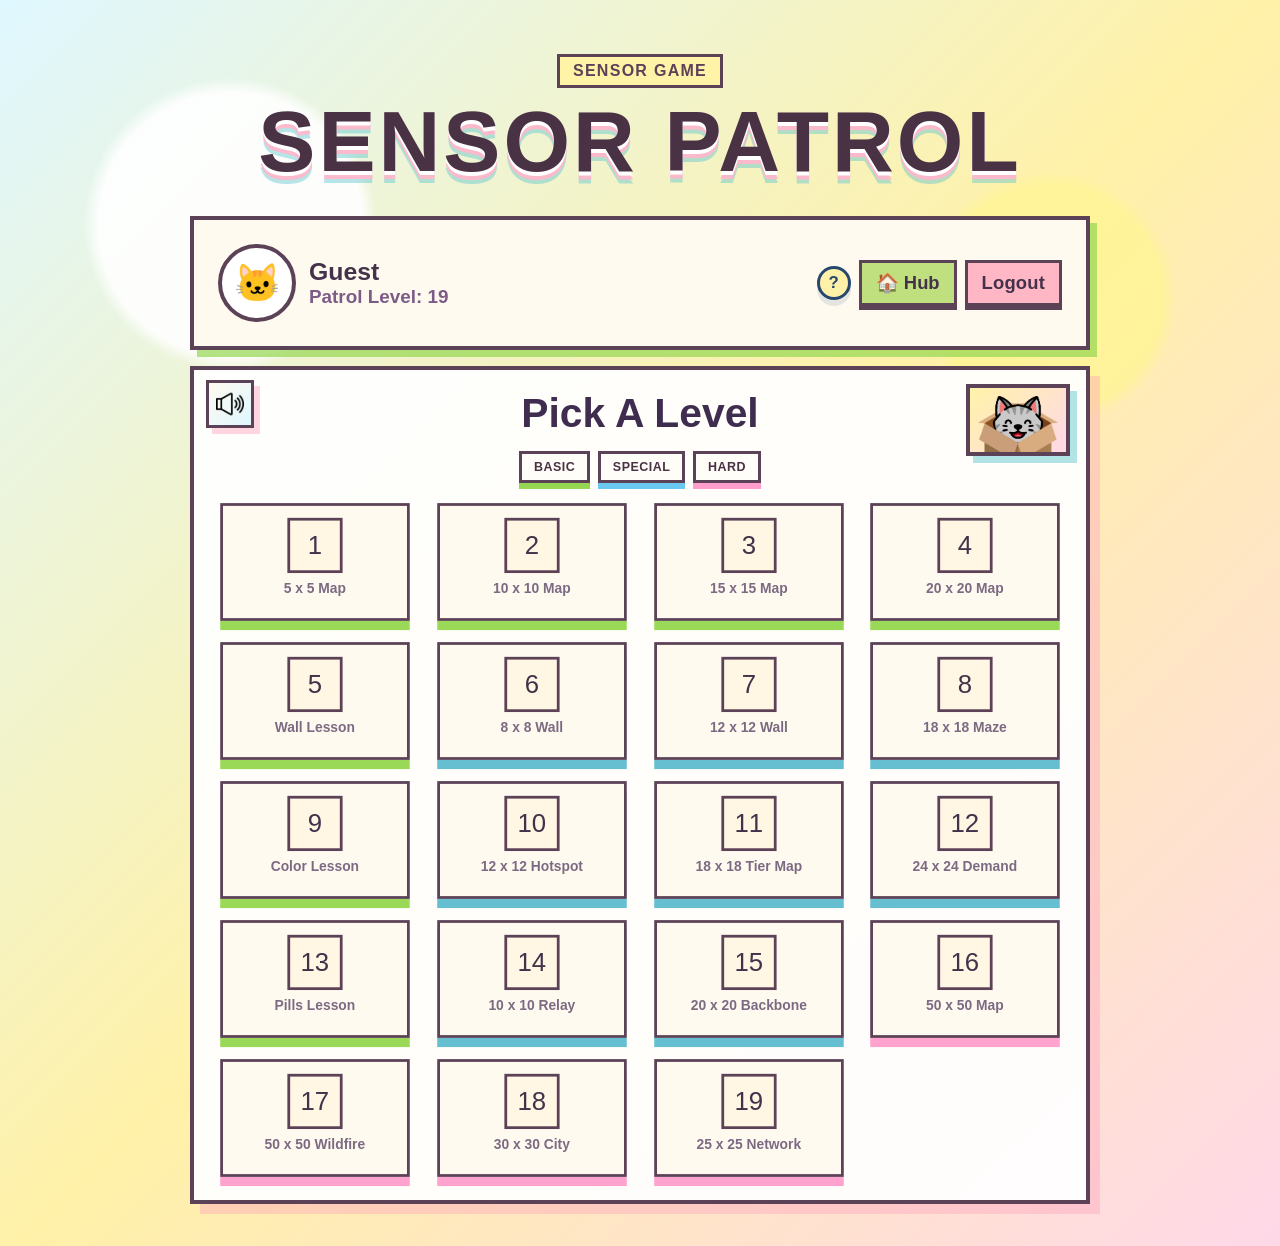
<file: placement/index.html>
<!DOCTYPE html>
<html lang="en">
<head>
  <meta charset="utf-8">
  <meta name="viewport" content="width=device-width, initial-scale=1">
  <meta name="description" content="Choose a level and start a kid-friendly placement optimization mission.">
  <title>Sensor Patrol — Level Select</title>
  <link rel="stylesheet" href="css/style.css">
  <style>
    .level-card.locked-level { pointer-events: none; opacity: 0.42; filter: grayscale(80%); cursor: not-allowed; }
    .level-card.locked-level::after { content: '🔒'; position: absolute; top: 50%; left: 50%; transform: translate(-50%, -50%); font-size: 2rem; z-index: 10; }
    .level-card.locked-level:hover { transform: scale(var(--level-card-scale)); box-shadow: 0 10px 0 rgba(149,215,80,0.9); }
    #player-bar { display: flex; align-items: center; justify-content: space-between; background: #fffaf0; border: 4px solid #5b4257; border-radius: 0px; padding: 24px 24px; margin: 0 auto 16px auto; max-width: 900px; box-shadow: 7px 7px 0 rgba(149,215,80,0.7); font-weight: 900; color: #44314a; gap: 14px; flex-wrap: wrap; }
    #player-bar .bar-profile { display: flex; align-items: center; gap: 13px; }
    #player-bar .bar-avatar { width: 78px; height: 78px; border: 4px solid #5b4257; border-radius: 50%; background: #fff; display: flex; align-items: center; justify-content: center; overflow: hidden; font-size: 2.35rem; font-weight: 900; flex-shrink: 0; }
    #player-bar .bar-avatar img { width: 100%; height: 100%; object-fit: cover; }
    #player-bar .bar-name { font-size: 1.55rem; }
    #player-bar .bar-level { font-size: 1.18rem; color: #7c5c87; }
    #player-bar .bar-btns { display: flex; gap: 8px; align-items: center; }
    .bar-btn { border: 3px solid #5b4257; padding: 9px 14px; font-size: 1.15rem; font-weight: 900; cursor: pointer; background: #FFB7C5; color: #44314a; box-shadow: 0 4px 0 #5b4257; transition: all 0.1s; }
    .bar-btn:active { transform: translateY(2px); box-shadow: 0 2px 0 #5b4257; }
    .bar-btn.hub { background: #c0e080; }
    .bar-btn.hub:hover { transform: translateY(-1px); box-shadow: 0 16px 28px rgba(17, 94, 136, 0.28); filter: saturate(1.06); text-decoration: none; color: #44314a; }
    #auth-gate { position: fixed; inset: 0; background: rgba(255,250,240,0.95); display: flex; align-items: center; justify-content: center; z-index: 9999; flex-direction: column; gap: 18px; font-family: Arial, sans-serif; }
    #auth-gate h2 { font-size: 2rem; font-weight: 900; color: #44314a; }
    #auth-gate p { color: #7c5c87; }
    #auth-gate a { border: 4px solid #5b4257; border-radius: 30px; padding: 12px 36px; font-size: 1.2rem; font-weight: 900; background: #FFB7C5; color: #44314a; text-decoration: none; box-shadow: 0 6px 0 #5b4257; }
  </style>
</head>
<body class="game-home">
  <div id="auth-gate" style="display:none">
    <div style="font-size:4rem">🔒</div>
    <h2>Login Required</h2>
    <p>You need a Cat's Playground account to play!</p>
    <a href="../login.html">Go to Login →</a>
  </div>
  <main class="game-shell">
    <section class="game-home-hero">
      <div class="hero-bubble">
        <span class="hero-badge">Sensor Game</span>
        <h1>Sensor Patrol</h1>
      </div>
    </section>
    <div id="player-bar">
      <div class="bar-profile">
        <div id="bar-avatar" class="bar-avatar">🐱</div>
        <div>
          <div class="bar-name"><span id="bar-cat-icon"></span><span id="bar-username">User</span></div>
          <div class="bar-level">Patrol Level: <span id="bar-level">1</span></div>
        </div>
      </div>
      <div class="bar-btns">
        <button id="home-tutorial-help" class="home-tutorial-help tutorial-help-button" type="button" title="Show tutorial" aria-label="Show tutorial" aria-expanded="false">?</button>
        <a class="bar-btn hub" href="../login.html">🏠 Hub</a>
        <button class="bar-btn" onclick="handleLogout()">Logout</button>
      </div>
    </div>
    <section class="level-select-panel">
      <button id="music-toggle-btn" class="music-toggle-button" type="button" aria-label="Toggle background music">
        <img src="./audio/sound.png" alt="">
      </button>
      <div class="section-heading playful-heading">
        <h2>Pick A Level</h2>
      </div>
      <button id="skin-picker-open" class="skin-picker-open" type="button" aria-label="Change cat and fish">
        <img src="./image/catbox.png" alt="">
      </button>

      <div class="level-type-legend">
        <span class="legend-pill legend-basic">Basic</span>
        <span class="legend-pill legend-special">Special</span>
        <span class="legend-pill legend-boss">Hard</span>
      </div>
      <div class="level-grid">
        <a class="level-card level-card-1 level-type-basic" data-level="1" href="level-1.html">
          <span class="level-number">1</span>
          <span class="level-map-size">5 x 5 Map</span>
        </a>
        <a class="level-card level-card-2 level-type-basic" data-level="2" href="level-2.html">
          <span class="level-number">2</span>
          <span class="level-map-size">10 x 10 Map</span>
        </a>
        <a class="level-card level-card-3 level-type-basic" data-level="3" href="level-3.html">
          <span class="level-number">3</span>
          <span class="level-map-size">15 x 15 Map</span>
        </a>
        <a class="level-card level-card-4 level-type-basic" data-level="4" href="level-4.html">
          <span class="level-number">4</span>
          <span class="level-map-size">20 x 20 Map</span>
        </a>
        <a class="level-card level-card-5 level-type-basic" data-level="5" href="level-5.html">
          <span class="level-number">5</span>
          <span class="level-map-size">Wall Lesson</span>
        </a>
        <a class="level-card level-card-5b level-type-special" data-level="6" href="level-6.html">
          <span class="level-number">6</span>
          <span class="level-map-size">8 x 8 Wall</span>
        </a>
        <a class="level-card level-card-6 level-type-special" data-level="7" href="level-7.html">
          <span class="level-number">7</span>
          <span class="level-map-size">12 x 12 Wall</span>
        </a>
        <a class="level-card level-card-7 level-type-special" data-level="8" href="level-8.html">
          <span class="level-number">8</span>
          <span class="level-map-size">18 x 18 Maze</span>
        </a>
        <a class="level-card level-card-9 level-type-basic" data-level="9" href="level-9.html">
          <span class="level-number">9</span>
          <span class="level-map-size">Color Lesson</span>
        </a>
        <a class="level-card level-card-10 level-type-special" data-level="10" href="level-10.html">
          <span class="level-number">10</span>
          <span class="level-map-size">12 x 12 Hotspot</span>
        </a>
        <a class="level-card level-card-11 level-type-special" data-level="11" href="level-11.html">
          <span class="level-number">11</span>
          <span class="level-map-size">18 x 18 Tier Map</span>
        </a>
        <a class="level-card level-card-12 level-type-special" data-level="12" href="level-12.html">
          <span class="level-number">12</span>
          <span class="level-map-size">24 x 24 Demand</span>
        </a>
        <a class="level-card level-card-13 level-type-basic" data-level="13" href="level-13.html">
          <span class="level-number">13</span>
          <span class="level-map-size">Pills Lesson</span>
        </a>
        <a class="level-card level-card-14 level-type-special" data-level="14" href="level-14.html">
          <span class="level-number">14</span>
          <span class="level-map-size">10 x 10 Relay</span>
        </a>
        <a class="level-card level-card-15 level-type-special" data-level="15" href="level-15.html">
          <span class="level-number">15</span>
          <span class="level-map-size">20 x 20 Backbone</span>
        </a>
        <a class="level-card level-card-16 level-type-boss" data-level="16" href="level-16.html">
          <span class="level-number">16</span>
          <span class="level-map-size">50 x 50 Map</span>
        </a>
        <a class="level-card level-card-17 level-type-boss" data-level="17" href="level-17.html">
          <span class="level-number">17</span>
          <span class="level-map-size">50 x 50 Wildfire</span>
        </a>
        <a class="level-card level-card-18 level-type-boss" data-level="18" href="level-18.html">
          <span class="level-number">18</span>
          <span class="level-map-size">30 x 30 City</span>
        </a>
        <a class="level-card level-card-19 level-type-boss" data-level="19" href="level-19.html">
          <span class="level-number">19</span>
          <span class="level-map-size">25 x 25 Network</span>
        </a>
      </div>
    </section>
  </main>
  <div id="skin-picker-modal" class="skin-picker-modal" aria-hidden="true">
    <div class="skin-picker-card" role="dialog" aria-modal="true" aria-label="Change cat and fish">
      <div class="skin-picker-badge">Dress Up</div>
      <h2>Pick Your Team</h2>
      <div class="skin-picker-row" data-picker="fish">
        <button class="skin-arrow skin-arrow-left" type="button" data-direction="-1" aria-label="Previous fish"></button>
        <div class="skin-preview">
          <img id="fish-skin-preview" src="./image/fish.png" alt="Selected fish">
          <span id="fish-skin-name">Classic Fish</span>
        </div>
        <button class="skin-arrow skin-arrow-right" type="button" data-direction="1" aria-label="Next fish"></button>
      </div>
      <div class="skin-picker-row" data-picker="cat">
        <button class="skin-arrow skin-arrow-left" type="button" data-direction="-1" aria-label="Previous cat"></button>
        <div class="skin-preview">
          <img id="cat-skin-preview" src="./image/kuro.png" alt="Selected cat">
          <span id="cat-skin-name">Kuro Cat</span>
        </div>
        <button class="skin-arrow skin-arrow-right" type="button" data-direction="1" aria-label="Next cat"></button>
      </div>
      <button id="skin-picker-ok" class="skin-picker-ok" type="button">OK!</button>
    </div>
  </div>
  <div id="home-tutorial-modal" class="tutorial-modal home-tutorial-modal" aria-hidden="true">
    <div class="tutorial-card" role="dialog" aria-modal="true" aria-labelledby="home-tutorial-title">
      <div class="tutorial-title-row">
        <div class="tutorial-badge">How To Play</div>
        <h2 id="home-tutorial-title">Put A Cat On The Map</h2>
      </div>
      <p class="tutorial-caption">Tap one tile, then watch nearby fish get eaten.</p>
      <div class="tutorial-scene-grid">
        <div class="tutorial-scene-card">
          <div class="tutorial-scene-label">1. Find a fish tile</div>
          <div class="tutorial-mini-board">
            <div class="tutorial-mini-cell"><img src="./image/fish.png" alt=""></div>
            <div class="tutorial-mini-cell"><img src="./image/fish.png" alt=""></div>
            <div class="tutorial-mini-cell"><img src="./image/fish.png" alt=""></div>
            <div class="tutorial-mini-cell"><img src="./image/fish.png" alt=""></div>
            <div class="tutorial-mini-cell"><img src="./image/fish.png" alt=""></div>
            <div class="tutorial-mini-cell"><img src="./image/fish.png" alt=""></div>
            <div class="tutorial-mini-cell"><img src="./image/fish.png" alt=""></div>
            <div class="tutorial-mini-cell"><img src="./image/fish.png" alt=""></div>
            <div class="tutorial-mini-cell"><img src="./image/fish.png" alt=""></div>
          </div>
        </div>
        <div class="tutorial-arrow" aria-hidden="true">&rarr;</div>
        <div class="tutorial-scene-card">
          <div class="tutorial-scene-label">2. Tap one square</div>
          <div class="tutorial-mini-board is-tap-board">
            <div class="tutorial-mini-cell"><img src="./image/fish.png" alt=""></div>
            <div class="tutorial-mini-cell"><img src="./image/fish.png" alt=""></div>
            <div class="tutorial-mini-cell"><img src="./image/fish.png" alt=""></div>
            <div class="tutorial-mini-cell"><img src="./image/fish.png" alt=""></div>
            <div class="tutorial-mini-cell is-target">
              <span class="tutorial-tap-ring"></span>
              <img src="./image/fish.png" alt="">
            </div>
            <div class="tutorial-mini-cell"><img src="./image/fish.png" alt=""></div>
            <div class="tutorial-mini-cell"><img src="./image/fish.png" alt=""></div>
            <div class="tutorial-mini-cell"><img src="./image/fish.png" alt=""></div>
            <div class="tutorial-mini-cell"><img src="./image/fish.png" alt=""></div>
          </div>
        </div>
        <div class="tutorial-arrow" aria-hidden="true">&rarr;</div>
        <div class="tutorial-scene-card">
          <div class="tutorial-scene-label">3. Cat covers nearby fish</div>
          <div class="tutorial-mini-board is-result-board">
            <div class="tutorial-mini-cell"><img src="./image/fish-bone.png" alt=""></div>
            <div class="tutorial-mini-cell"><img src="./image/fish-bone.png" alt=""></div>
            <div class="tutorial-mini-cell"><img src="./image/fish-bone.png" alt=""></div>
            <div class="tutorial-mini-cell"><img src="./image/fish-bone.png" alt=""></div>
            <div class="tutorial-mini-cell is-cat-cell"><img src="./image/kuro.png" alt=""></div>
            <div class="tutorial-mini-cell"><img src="./image/fish-bone.png" alt=""></div>
            <div class="tutorial-mini-cell"><img src="./image/fish-bone.png" alt=""></div>
            <div class="tutorial-mini-cell"><img src="./image/fish-bone.png" alt=""></div>
            <div class="tutorial-mini-cell"><img src="./image/fish-bone.png" alt=""></div>
          </div>
        </div>
      </div>
      <button id="home-tutorial-ok" class="tutorial-ok-button" type="button">OK!</button>
    </div>
  </div>
  <script>
    (function initLevelSelect() {
      let user = sessionStorage.getItem('currentUser');
      let placeLv = parseInt(sessionStorage.getItem('placement_level') || sessionStorage.getItem('placementLevel'));

      if (!user) {
        user = 'Guest';
        placeLv = 19;
        sessionStorage.setItem('isGuest', 'true');
        sessionStorage.setItem('currentUser', user);
        sessionStorage.setItem('placement_level', String(placeLv));
        sessionStorage.setItem('placementLevel', String(placeLv));
        sessionStorage.setItem('currentLevel', sessionStorage.getItem('currentLevel') || '1');
      } else if (sessionStorage.getItem('isGuest') === 'true') {
        placeLv = 19;
        sessionStorage.setItem('placement_level', String(placeLv));
        sessionStorage.setItem('placementLevel', String(placeLv));
      } else if (isNaN(placeLv)) {
        placeLv = 1;
        sessionStorage.setItem('placement_level', String(placeLv));
        sessionStorage.setItem('placementLevel', String(placeLv));
      }

      const safePlace = Math.max(1, placeLv);
      document.getElementById('bar-username').textContent = user;
      document.getElementById('bar-level').textContent    = Math.min(safePlace, 19);
      const photo = sessionStorage.getItem('playerPhoto') || localStorage.getItem('playerPhoto');
      const photoX = sessionStorage.getItem('playerPhotoX') || localStorage.getItem('playerPhotoX') || '50';
      const photoY = sessionStorage.getItem('playerPhotoY') || localStorage.getItem('playerPhotoY') || '50';
      const photoScale = sessionStorage.getItem('playerPhotoScale') || localStorage.getItem('playerPhotoScale') || '1';
      document.getElementById('bar-avatar').innerHTML = photo ? `<img src="${photo}" alt="Player photo" style="object-position:${photoX}% ${photoY}%;transform-origin:${photoX}% ${photoY}%;transform:scale(${photoScale});">` : '🐱';
      const catIcon = document.getElementById('bar-cat-icon');
      if (catIcon) catIcon.style.display = photo ? 'none' : '';
      document.querySelectorAll('.level-card[data-level]').forEach(card => {
        const lvNum = parseInt(card.dataset.level);
        if (lvNum > safePlace) {
          card.classList.add('locked-level');
          card.removeAttribute('href');
          card.setAttribute('title', 'Complete previous levels to unlock!');
        }
      });
    })();
    function handleLogout() {
      sessionStorage.clear();
      window.location.href = '../login.html';
    }
    (function initHomeTutorialHelp() {
      const homeTutorialHelp = document.getElementById('home-tutorial-help');
      const homeTutorialModal = document.getElementById('home-tutorial-modal');
      const homeTutorialOk = document.getElementById('home-tutorial-ok');

      function setHomeTutorialOpen(isOpen) {
        if (!homeTutorialModal) {
          return;
        }
        homeTutorialModal.classList.toggle('show', isOpen);
        homeTutorialModal.setAttribute('aria-hidden', isOpen ? 'false' : 'true');
        homeTutorialHelp?.setAttribute('aria-expanded', isOpen ? 'true' : 'false');
      }

      homeTutorialHelp?.addEventListener('click', () => setHomeTutorialOpen(true));
      homeTutorialOk?.addEventListener('click', () => setHomeTutorialOpen(false));
      homeTutorialModal?.addEventListener('click', event => {
        if (event.target === homeTutorialModal) {
          setHomeTutorialOpen(false);
        }
      });
      document.addEventListener('keydown', event => {
        if (event.key === 'Escape' && homeTutorialModal?.classList.contains('show')) {
          setHomeTutorialOpen(false);
        }
      });
    })();
  </script>
  <script src="./panel/game_click_sfx.js"></script>
  <script src="./panel/background_music.js"></script>
  <script src="./panel/skin_picker.js"></script>
</body>
</html>
</file>
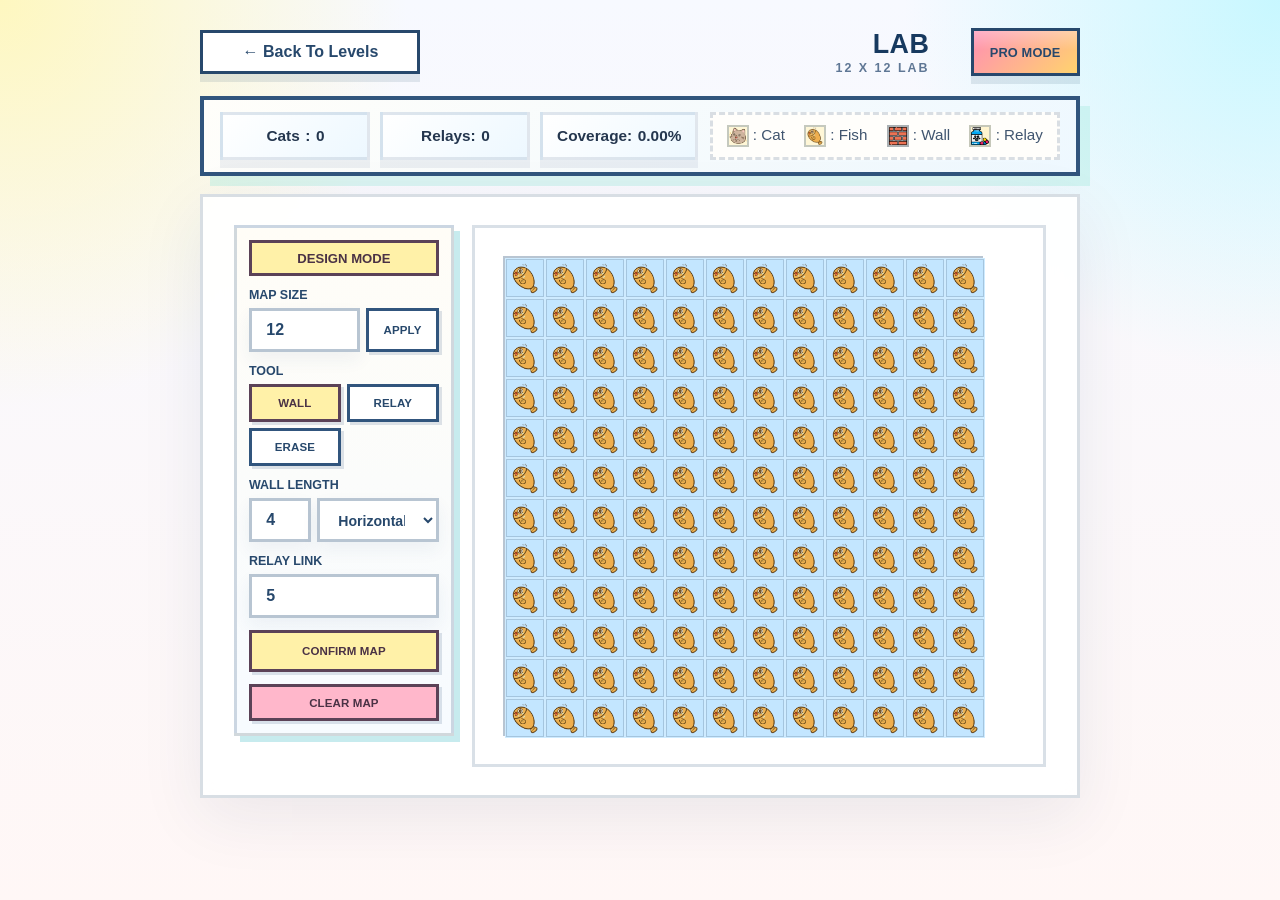
<file: placement/lab.html>
<!DOCTYPE html>
<html lang="en">
<head>
  <meta charset="utf-8">
  <meta name="viewport" content="width=device-width, initial-scale=1">
  <title>Placement Lab - Custom Map</title>
  <link rel="stylesheet" href="css/style.css">
</head>
<body class="level-page game-level lab-page lab-game-mode">
  <main class="level-shell lab-shell">
    <header class="level-topbar">
      <a class="return-link" href="index.html">&larr; Back To Levels</a>
      <div class="level-meta-group">
        <div class="mission-id-pill">Lab</div>
        <div class="mission-size-pill" id="lab-size-pill">Custom Map</div>
        <button id="lab-mode-toggle-btn" class="mode-toggle-button" type="button">Pro Mode</button>
      </div>
    </header>

    <section class="mission-header-compact">
      <div class="mission-status-strip">
        <div class="stat-grid game-stat-grid lab-stat-grid">
          <div class="stat-card"><span id="lab-actor-count-label">Cats</span>: <span id="lab-cat-count" class="bold-text">0</span></div>
          <div class="stat-card">Relays: <span id="lab-relay-count" class="bold-text">0</span></div>
          <div class="stat-card">Coverage: <span id="lab-coverage" class="bold-text">0.00%</span></div>
        </div>

        <div class="legend-group lab-legend-group">
          <div class="label-box"><span class="lab-actor-swatch"></span> : <span id="lab-actor-legend-label">Cat</span></div>
          <div class="label-box"><span class="lab-target-swatch"></span> : <span id="lab-target-legend-label">Fish</span></div>
          <div class="label-box"><span class="lab-wall-swatch"></span> : Wall</div>
          <div class="label-box"><span class="lab-relay-swatch"></span> : Relay</div>
        </div>
      </div>
    </section>

    <section class="mission-layout compact-layout">
      <div class="mission-stage">
        <div id="sensor-deployment-panel" class="framed mission-panel lab-panel">
          <div class="inside lab-inside">
            <aside class="lab-control-panel">
              <div id="lab-mode-badge" class="lab-mode-badge">Design Mode</div>

              <div class="lab-control-block lab-design-only">
                <label for="lab-map-size">Map Size</label>
                <div class="lab-control-row">
                  <input id="lab-map-size" type="number" min="5" max="60" step="1" value="12">
                  <button id="lab-apply-size" class="lab-small-button" type="button">Apply</button>
                </div>
              </div>

              <div class="lab-control-block lab-design-only">
                <span class="lab-control-label">Tool</span>
                <div class="lab-tool-grid" role="group" aria-label="Lab tools">
                  <button class="lab-tool-button active" type="button" data-tool="wall">Wall</button>
                  <button class="lab-tool-button" type="button" data-tool="relay">Relay</button>
                  <button class="lab-tool-button" type="button" data-tool="erase">Erase</button>
                </div>
              </div>

              <div class="lab-control-block lab-design-only">
                <label for="lab-wall-length">Wall Length</label>
                <div class="lab-control-row lab-wall-control-row">
                  <input id="lab-wall-length" type="number" min="1" max="30" step="1" value="4">
                  <select id="lab-wall-direction" aria-label="Wall direction">
                    <option value="horizontal">Horizontal</option>
                    <option value="vertical">Vertical</option>
                  </select>
                </div>
              </div>

              <div class="lab-control-block lab-design-only">
                <label for="lab-link-distance">Relay Link</label>
                <input id="lab-link-distance" type="number" min="1" max="30" step="1" value="5">
              </div>

              <button id="lab-start-play" class="lab-start-button" type="button">Confirm Map</button>
              <button id="lab-reset-cats" class="lab-small-button lab-play-only" type="button" hidden>Reset Cats</button>
              <button id="lab-edit-map" class="lab-small-button lab-play-only" type="button" hidden>Edit Map</button>
              <button id="lab-clear-map" class="lab-clear-button lab-design-only" type="button">Clear Map</button>
            </aside>

            <div class="lab-map-stage">
              <div class="lab-map-scroll">
                <div class="lab-map-wrap">
                  <svg id="lab-links" class="lab-links" aria-hidden="true"></svg>
                  <div id="lab-grid" class="lab-grid" role="grid" aria-label="Custom placement lab map"></div>
                </div>
              </div>
            </div>
          </div>
        </div>
      </div>
    </section>
  </main>

  <script>
    document.addEventListener('DOMContentLoaded', function () {
      const grid = document.getElementById('lab-grid');
      const linksSvg = document.getElementById('lab-links');
      const sizeInput = document.getElementById('lab-map-size');
      const sizePill = document.getElementById('lab-size-pill');
      const applySizeBtn = document.getElementById('lab-apply-size');
      const wallLengthInput = document.getElementById('lab-wall-length');
      const wallDirectionSelect = document.getElementById('lab-wall-direction');
      const linkDistanceInput = document.getElementById('lab-link-distance');
      const clearBtn = document.getElementById('lab-clear-map');
      const startPlayBtn = document.getElementById('lab-start-play');
      const resetCatsBtn = document.getElementById('lab-reset-cats');
      const editMapBtn = document.getElementById('lab-edit-map');
      const modeBadge = document.getElementById('lab-mode-badge');
      const labModeToggleBtn = document.getElementById('lab-mode-toggle-btn');
      const toolButtons = Array.from(document.querySelectorAll('.lab-tool-button'));
      const designOnlyControls = Array.from(document.querySelectorAll('.lab-design-only'));
      const playOnlyControls = Array.from(document.querySelectorAll('.lab-play-only'));
      const actorCountLabel = document.getElementById('lab-actor-count-label');
      const actorLegendLabel = document.getElementById('lab-actor-legend-label');
      const targetLegendLabel = document.getElementById('lab-target-legend-label');
      const catCountDisplay = document.getElementById('lab-cat-count');
      const relayCountDisplay = document.getElementById('lab-relay-count');
      const coverageDisplay = document.getElementById('lab-coverage');
      const sensingRange = 5;
      const coverageThreshold = 0.3;
      let mapSize = 12;
      let activeTool = 'wall';
      let labPlayMode = 'game';
      let isPlaying = false;
      let designedCells = [];
      let cells = [];

      function clampNumber(value, min, max, fallback) {
        const number = parseInt(value, 10);
        if (!Number.isFinite(number)) {
          return fallback;
        }
        return Math.min(max, Math.max(min, number));
      }

      function getCellSize(size) {
        if (size <= 12) return 40;
        if (size <= 20) return 36;
        if (size <= 35) return 32;
        return 30;
      }

      function setActiveTool(tool) {
        activeTool = tool;
        toolButtons.forEach(item => item.classList.toggle('active', item.dataset.tool === activeTool));
      }

      function setLabPlayMode(mode) {
        labPlayMode = mode === 'pro' ? 'pro' : 'game';
        document.body.classList.toggle('lab-pro-mode', labPlayMode === 'pro');
        document.body.classList.toggle('lab-game-mode', labPlayMode === 'game');
        const toggleLabel = labPlayMode === 'pro' ? 'Game Mode' : 'Pro Mode';
        labModeToggleBtn.textContent = toggleLabel;
        labModeToggleBtn.title = toggleLabel;
        labModeToggleBtn.setAttribute('aria-label', toggleLabel);
        actorCountLabel.textContent = labPlayMode === 'pro' ? 'Sensors' : 'Cats';
        actorLegendLabel.textContent = labPlayMode === 'pro' ? 'Sensor' : 'Cat';
        targetLegendLabel.textContent = labPlayMode === 'pro' ? 'Weak Zone' : 'Fish';
        resetCatsBtn.textContent = labPlayMode === 'pro' ? 'Reset Sensors' : 'Reset Cats';
      }

      function setDesignControlsEnabled(isEnabled) {
        [sizeInput, applySizeBtn, wallLengthInput, wallDirectionSelect, linkDistanceInput, clearBtn].forEach(control => {
          control.disabled = !isEnabled;
        });
        toolButtons.forEach(button => {
          button.disabled = !isEnabled;
        });
      }

      function updateLabModeUI() {
        document.body.classList.toggle('lab-playing', isPlaying);
        modeBadge.textContent = isPlaying ? 'Play Mode' : 'Design Mode';
        startPlayBtn.hidden = isPlaying;
        designOnlyControls.forEach(control => { control.hidden = isPlaying; });
        playOnlyControls.forEach(control => { control.hidden = !isPlaying; });
        setDesignControlsEnabled(!isPlaying);
      }

      function createCell(type = 'fish') {
        return { type, covered: false, active: false, probability: 0 };
      }

      function cloneCells(sourceCells) {
        return sourceCells.map(cell => createCell(cell.type));
      }

      function cellIndex(row, column) {
        return row * mapSize + column;
      }

      function inBounds(row, column) {
        return row >= 0 && row < mapSize && column >= 0 && column < mapSize;
      }

      function getCellsByType(type) {
        return cells
          .map((cell, index) => ({ cell, index, row: Math.floor(index / mapSize), column: index % mapSize }))
          .filter(item => item.cell.type === type);
      }

      function hasWallBetween(startRow, startColumn, endRow, endColumn) {
        const rowDistance = Math.abs(endRow - startRow);
        const columnDistance = Math.abs(endColumn - startColumn);
        const steps = Math.max(rowDistance, columnDistance);
        for (let step = 1; step < steps; step++) {
          const row = Math.round(startRow + (endRow - startRow) * (step / steps));
          const column = Math.round(startColumn + (endColumn - startColumn) * (step / steps));
          if (cells[cellIndex(row, column)]?.type === 'wall') {
            return true;
          }
        }
        return false;
      }

      function getDistance(aRow, aColumn, bRow, bColumn) {
        return Math.hypot(aRow - bRow, aColumn - bColumn);
      }

      function updateCoverage() {
        const relays = getCellsByType('relay');
        const cats = getCellsByType('cat');
        const linkDistance = clampNumber(linkDistanceInput.value, 1, 30, 5);

        cells.forEach(cell => {
          cell.covered = false;
          cell.active = false;
          cell.probability = 0;
        });

        cats.forEach(cat => {
          cat.cell.active = !relays.length || relays.some(relay =>
            getDistance(cat.row, cat.column, relay.row, relay.column) <= linkDistance &&
            !hasWallBetween(cat.row, cat.column, relay.row, relay.column)
          );
        });

        cells.forEach((cell, index) => {
          if (cell.type !== 'fish') {
            return;
          }

          const row = Math.floor(index / mapSize);
          const column = index % mapSize;
          cats.forEach(cat => {
            if (!cat.cell.active || hasWallBetween(row, column, cat.row, cat.column)) {
              return;
            }
            const distance = getDistance(row, column, cat.row, cat.column);
            if (distance > 0 && distance <= sensingRange) {
              const probability = 1 / distance;
              cell.probability = 1 - (1 - cell.probability) * (1 - probability);
            }
          });
          cell.covered = cell.probability > coverageThreshold;
        });

        const fish = cells.filter(cell => cell.type === 'fish');
        const covered = fish.filter(cell => cell.covered).length;
        catCountDisplay.textContent = cats.length;
        relayCountDisplay.textContent = relays.length;
        coverageDisplay.textContent = fish.length ? `${((covered / fish.length) * 100).toFixed(2)}%` : '0.00%';
      }

      function renderConnections() {
        const relays = getCellsByType('relay');
        const cats = getCellsByType('cat').filter(cat => cat.cell.active);
        const linkDistance = clampNumber(linkDistanceInput.value, 1, 30, 5);
        const cellSize = getCellSize(mapSize);
        linksSvg.innerHTML = '';
        linksSvg.setAttribute('width', mapSize * cellSize);
        linksSvg.setAttribute('height', mapSize * cellSize);

        cats.forEach(cat => {
          const nearestRelay = relays
            .filter(relay =>
              getDistance(cat.row, cat.column, relay.row, relay.column) <= linkDistance &&
              !hasWallBetween(cat.row, cat.column, relay.row, relay.column)
            )
            .sort((a, b) =>
              getDistance(cat.row, cat.column, a.row, a.column) -
              getDistance(cat.row, cat.column, b.row, b.column)
            )[0];

          if (!nearestRelay) {
            return;
          }

          const line = document.createElementNS('http://www.w3.org/2000/svg', 'line');
          line.setAttribute('x1', cat.column * cellSize + cellSize / 2);
          line.setAttribute('y1', cat.row * cellSize + cellSize / 2);
          line.setAttribute('x2', nearestRelay.column * cellSize + cellSize / 2);
          line.setAttribute('y2', nearestRelay.row * cellSize + cellSize / 2);
          linksSvg.appendChild(line);
        });
      }

      function getSignalLevel(probability) {
        if (probability <= 0) return 0;
        if (probability < 0.3) return 1;
        if (probability < 0.4) return 2;
        if (probability < 0.6) return 3;
        if (probability < 0.8) return 4;
        return 5;
      }

      function paintGrid() {
        updateCoverage();
        const hasRelays = cells.some(cell => cell.type === 'relay');
        Array.from(grid.children).forEach((element, index) => {
          const cell = cells[index];
          element.className = `lab-cell is-${cell.type}`;
          element.classList.toggle('covered', cell.covered);
          element.classList.toggle('inactive', cell.type === 'cat' && !cell.active && hasRelays);
          element.dataset.signalLevel = String(getSignalLevel(cell.probability || 0));
          element.setAttribute('aria-label', `Row ${Math.floor(index / mapSize) + 1}, Column ${(index % mapSize) + 1}, ${cell.type}`);
        });
        renderConnections();
      }

      function buildGrid(size) {
        mapSize = size;
        isPlaying = false;
        const cellSize = getCellSize(mapSize);
        sizeInput.value = mapSize;
        sizePill.textContent = `${mapSize} x ${mapSize} Lab`;
        grid.style.setProperty('--lab-size', mapSize);
        grid.style.setProperty('--lab-cell-size', `${cellSize}px`);
        grid.style.setProperty('--lab-map-size-px', `${mapSize * cellSize}px`);
        cells = Array.from({ length: mapSize * mapSize }, () => createCell());
        designedCells = cloneCells(cells);
        grid.innerHTML = '';

        cells.forEach((_, index) => {
          const cellElement = document.createElement('button');
          cellElement.type = 'button';
          cellElement.className = 'lab-cell is-fish';
          cellElement.dataset.index = index;
          cellElement.addEventListener('click', () => applyTool(index));
          grid.appendChild(cellElement);
        });

        setActiveTool('wall');
        updateLabModeUI();
        paintGrid();
      }

      function setCellType(index, type) {
        const cell = cells[index];
        if (!cell) {
          return;
        }
        cell.type = type;
      }

      function placeWall(startIndex) {
        const length = clampNumber(wallLengthInput.value, 1, 30, 4);
        const direction = wallDirectionSelect.value;
        const startRow = Math.floor(startIndex / mapSize);
        const startColumn = startIndex % mapSize;

        for (let offset = 0; offset < length; offset++) {
          const row = direction === 'vertical' ? startRow + offset : startRow;
          const column = direction === 'horizontal' ? startColumn + offset : startColumn;
          if (inBounds(row, column)) {
            setCellType(cellIndex(row, column), 'wall');
          }
        }
      }

      function applyTool(index) {
        if (isPlaying) {
          const cell = cells[index];
          if (!cell || cell.type === 'wall' || cell.type === 'relay') {
            return;
          }
          setCellType(index, cell.type === 'cat' ? 'fish' : 'cat');
          paintGrid();
          return;
        }

        if (activeTool === 'wall') {
          placeWall(index);
        } else if (activeTool === 'erase') {
          setCellType(index, 'fish');
        } else {
          setCellType(index, activeTool);
        }
        designedCells = cloneCells(cells);
        paintGrid();
      }

      labModeToggleBtn.addEventListener('click', () => {
        setLabPlayMode(labPlayMode === 'pro' ? 'game' : 'pro');
        paintGrid();
      });

      toolButtons.forEach(button => {
        button.addEventListener('click', () => {
          setActiveTool(button.dataset.tool || 'wall');
        });
      });

      applySizeBtn.addEventListener('click', () => {
        buildGrid(clampNumber(sizeInput.value, 5, 60, 12));
      });

      sizeInput.addEventListener('keydown', event => {
        if (event.key === 'Enter') {
          buildGrid(clampNumber(sizeInput.value, 5, 60, 12));
        }
      });

      [wallLengthInput, wallDirectionSelect, linkDistanceInput].forEach(control => {
        control.addEventListener('change', paintGrid);
      });

      clearBtn.addEventListener('click', () => {
        cells = Array.from({ length: mapSize * mapSize }, () => createCell());
        designedCells = cloneCells(cells);
        paintGrid();
      });

      startPlayBtn.addEventListener('click', () => {
        designedCells = cloneCells(cells);
        cells = cloneCells(designedCells);
        isPlaying = true;
        updateLabModeUI();
        paintGrid();
      });

      resetCatsBtn.addEventListener('click', () => {
        cells = cloneCells(designedCells);
        paintGrid();
      });

      editMapBtn.addEventListener('click', () => {
        cells = cloneCells(designedCells);
        isPlaying = false;
        setActiveTool('wall');
        updateLabModeUI();
        paintGrid();
      });

      buildGrid(mapSize);
      setLabPlayMode(labPlayMode);
    });
  </script>
</body>
</html>
</file>
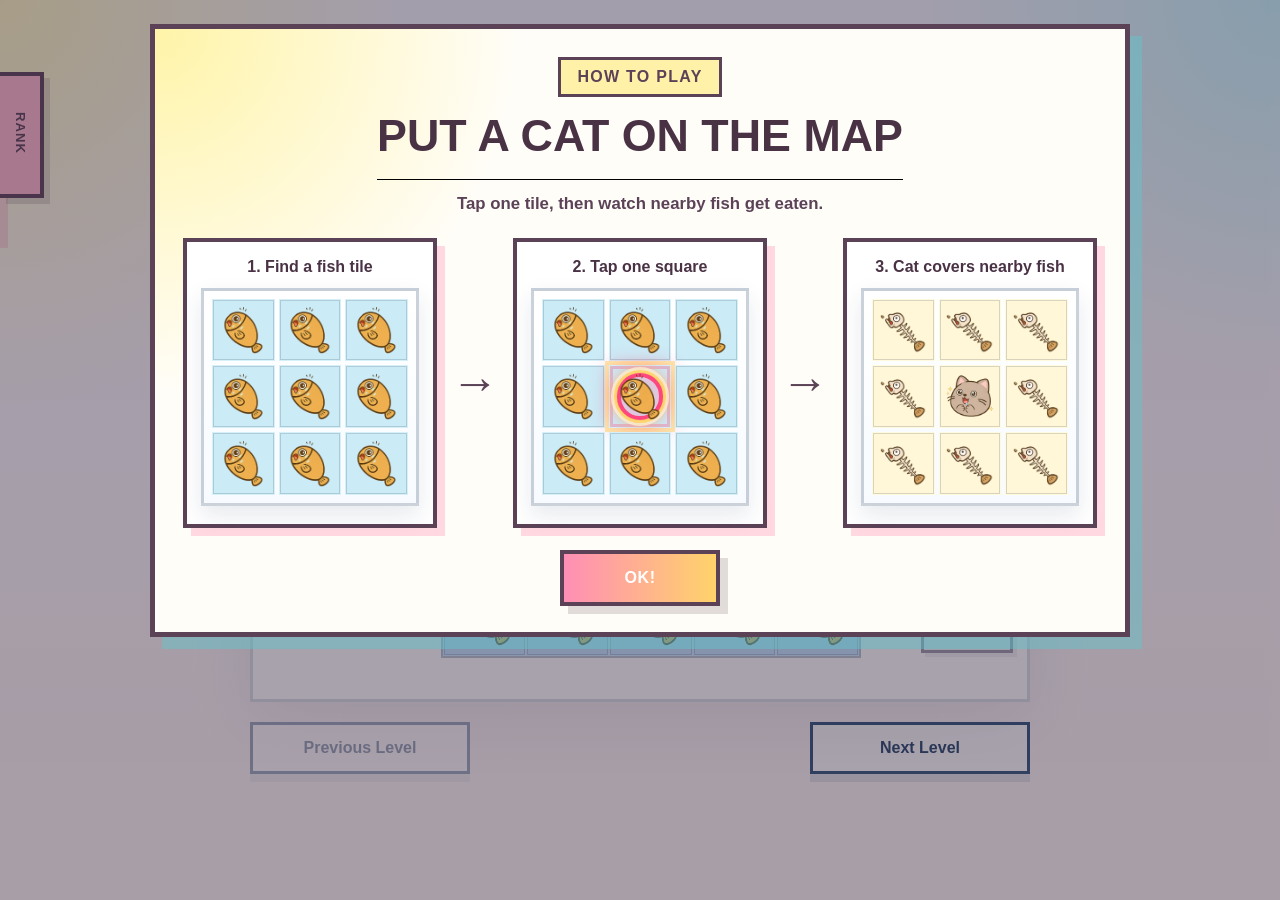
<file: placement/level-1.html>
<!DOCTYPE html>
<html lang="en">
<head>
  <meta charset="utf-8">
  <meta name="viewport" content="width=device-width, initial-scale=1">
  <title>Mission 1 - 5 x 5 Map</title>
  <link rel="stylesheet" href="css/style.css">
</head>
<body class="level-page game-level" data-solution="1" data-tutorial="place-cat">
  <main class="level-shell">
    <header class="level-topbar">
      <a class="return-link" href="index.html">&larr; Back To Levels</a>
      <div class="level-meta-group">
        <div class="mission-id-pill">Level 1</div>
        <div class="mission-size-pill">5 x 5 Map</div>
        <button id="mode-toggle-btn" class="mode-toggle-button" type="button">Pro Mode</button>
      </div>
    </header>

    <section class="mission-header-compact">
      <div class="mission-status-strip">
        <div class="stat-grid game-stat-grid">
          <div class="stat-card">Sensors: <span id="gbest" class="bold-text"></span></div>
          <div class="stat-card">Coverage: <span id="map-check" class="bold-text"></span></div>
        </div>

        <div class="legend-group">
          <div class="label-box">
            <div class="sensor-box"></div> : Sensor
          </div>
          <div class="label-box">
            <div class="dissatisfy-box">
              <div class="diagonal-line"></div>
            </div>
            : Weak Zone
          </div>
        </div>
      </div>
    </section>

    <section class="mission-layout compact-layout">
      <div class="mission-stage">
        <div id="sensor-deployment-panel" class="framed mission-panel">
          <div class="inside">
            <div class="interactive-panel">
              <div id="clickable-box" class="clickable-box"></div>
              <div class="status-bar" id="status-bar"></div>

              <div class="dropdown-section game-control-panel">
                <div class="tool-block level-fixed-select">
                  <label for="solution">Choose a Mission Map</label>
                  <select id="solution">
                    <option value="1">5 x 5 map</option>
                    <option value="2">10 x 10 map</option>
                    <option value="3">15 x 15 map</option>
                    <option value="4">20 x 20 map</option>
                    <option value="5">50 x 50 map</option>
                  </select>
                </div>

                <div class="button-row game-button-grid">
                  <button id="threshold-btn" class="action-button game-action-button" title="Coverage View" aria-label="Coverage View">Coverage<br>View</button>
                  <button id="connect-btn" class="action-button game-action-button" title="Show Links" aria-label="Show Links">Show<br>Links</button>
                  <button id="undo-btn" class="action-button game-action-button" title="Undo Move" aria-label="Undo Move">Undo<br>Move</button>
                  <button id="savemap-btn" class="action-button game-action-button" title="Save Map" aria-label="Save Map">Save<br>Map</button>
                </div>
              </div>
            </div>
          </div>
        </div>

        <nav class="level-nav">
          <a class="level-nav-disabled" aria-disabled="true" tabindex="-1">Previous Level</a>
          <a class="level-nav-next level-nav-disabled" href="level-2.html" aria-disabled="true" tabindex="-1">Next Level</a>
        </nav>
      </div>
    </section>
  </main>

  <script src="./panel/map_model.js"></script>
  <script src="./panel/level_page_init.js"></script>
</body>
</html>
</file>
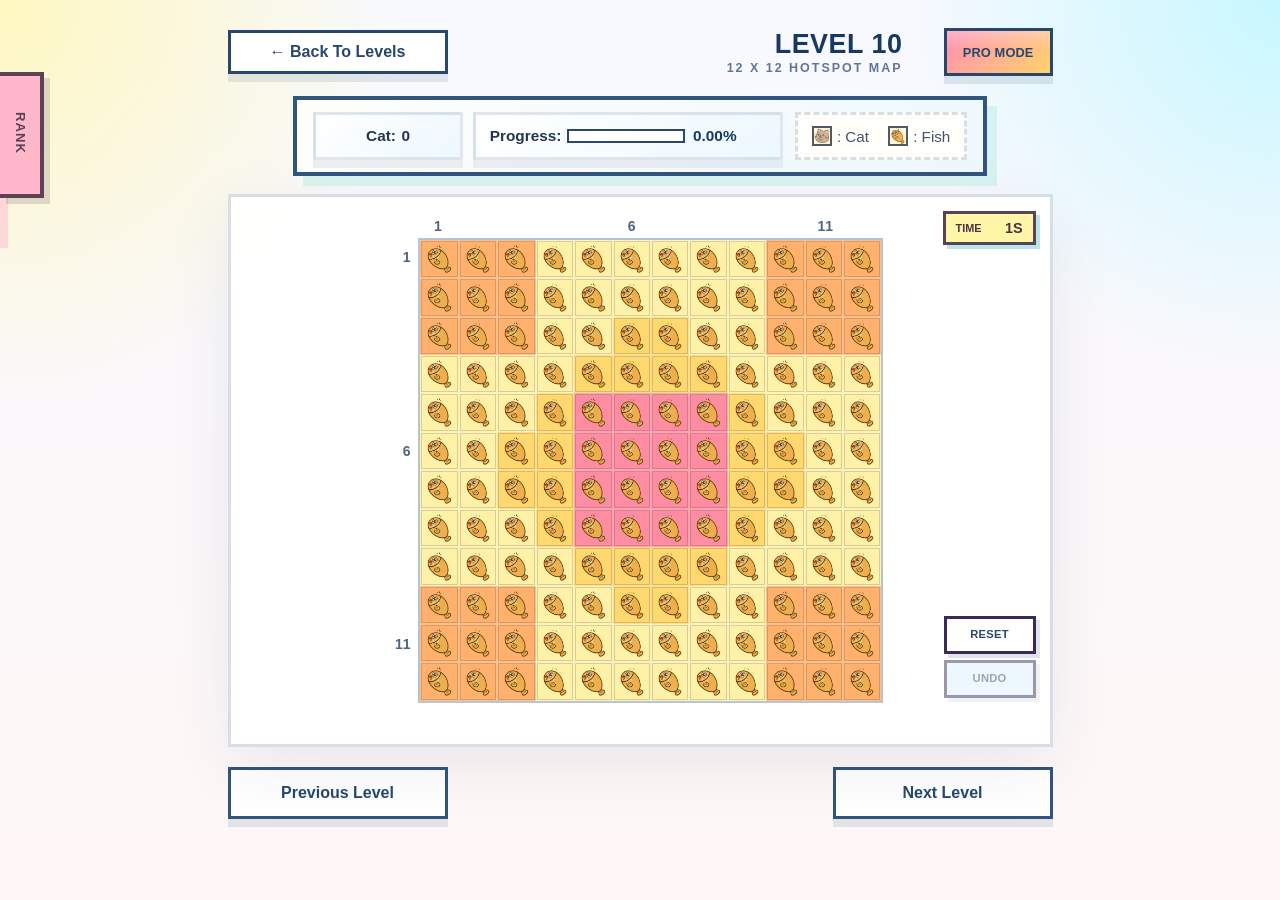
<file: placement/level-10.html>
<!DOCTYPE html>
<html lang="en">
<head>
  <meta charset="utf-8">
  <meta name="viewport" content="width=device-width, initial-scale=1">
  <title>Mission 10 - 12 x 12 Hotspot Map</title>
  <link rel="stylesheet" href="css/style.css">
</head>
<body class="level-page game-level" data-solution="10">
  <main class="level-shell">
    <header class="level-topbar">
      <a class="return-link" href="index.html">&larr; Back To Levels</a>
      <div class="level-meta-group">
        <div class="mission-id-pill">Level 10</div>
        <div class="mission-size-pill">12 x 12 Hotspot Map</div>
        <button id="mode-toggle-btn" class="mode-toggle-button" type="button">Pro Mode</button>
      </div>
    </header>

    <section class="mission-header-compact">
      <div class="mission-status-strip">
        <div class="stat-grid game-stat-grid">
          <div class="stat-card">Sensors: <span id="gbest" class="bold-text"></span></div>
          <div class="stat-card">Coverage: <span id="map-check" class="bold-text"></span></div>
        </div>

        <div class="legend-group">
          <div class="label-box">
            <div class="sensor-box"></div> : Sensor
          </div>
          <div class="label-box">
            <div class="dissatisfy-box">
              <div class="diagonal-line"></div>
            </div>
            : Weak Zone
          </div>
        </div>
      </div>
    </section>

    <section class="mission-layout compact-layout">
      <div class="mission-stage">
        <div id="sensor-deployment-panel" class="framed mission-panel">
          <div class="inside">
            <div class="interactive-panel">
              <div id="clickable-box" class="clickable-box"></div>
              <div class="status-bar" id="status-bar"></div>

              <div class="dropdown-section game-control-panel">
                <div class="tool-block level-fixed-select">
                  <label for="solution">Choose a Mission Map</label>
                  <select id="solution">
                    <option value="1">5 x 5 map</option>
                    <option value="2">10 x 10 map</option>
                    <option value="3">15 x 15 map</option>
                    <option value="4">20 x 20 map</option>
                    <option value="5">8 x 8 wall map</option>
                    <option value="6">12 x 12 wall map</option>
                    <option value="7">18 x 18 wall map</option>
                    <option value="8">30 x 30 wall map</option>
                    <option value="9">50 x 50 map</option>
                    <option value="10" selected>12 x 12 hotspot map</option>
                    <option value="11">18 x 18 tier map</option>
                    <option value="12">24 x 24 demand map</option>
                  </select>
                </div>

                <div class="button-row game-button-grid">
                  <button id="threshold-btn" class="action-button game-action-button" title="Coverage View" aria-label="Coverage View">Coverage<br>View</button>
                  <button id="connect-btn" class="action-button game-action-button" title="Show Links" aria-label="Show Links">Show<br>Links</button>
                  <button id="undo-btn" class="action-button game-action-button" title="Undo Move" aria-label="Undo Move">Undo<br>Move</button>
                  <button id="savemap-btn" class="action-button game-action-button" title="Save Map" aria-label="Save Map">Save<br>Map</button>
                </div>
              </div>
            </div>
          </div>
        </div>

        <nav class="level-nav">
          <a href="level-9.html">Previous Level</a>
          <a class="level-nav-next level-nav-disabled" href="level-11.html" aria-disabled="true" tabindex="-1">Next Level</a>
        </nav>
      </div>
    </section>
  </main>

  <script src="./panel/map_model.js"></script>
  <script src="./panel/level_page_init.js"></script>
</body>
</html>
</file>
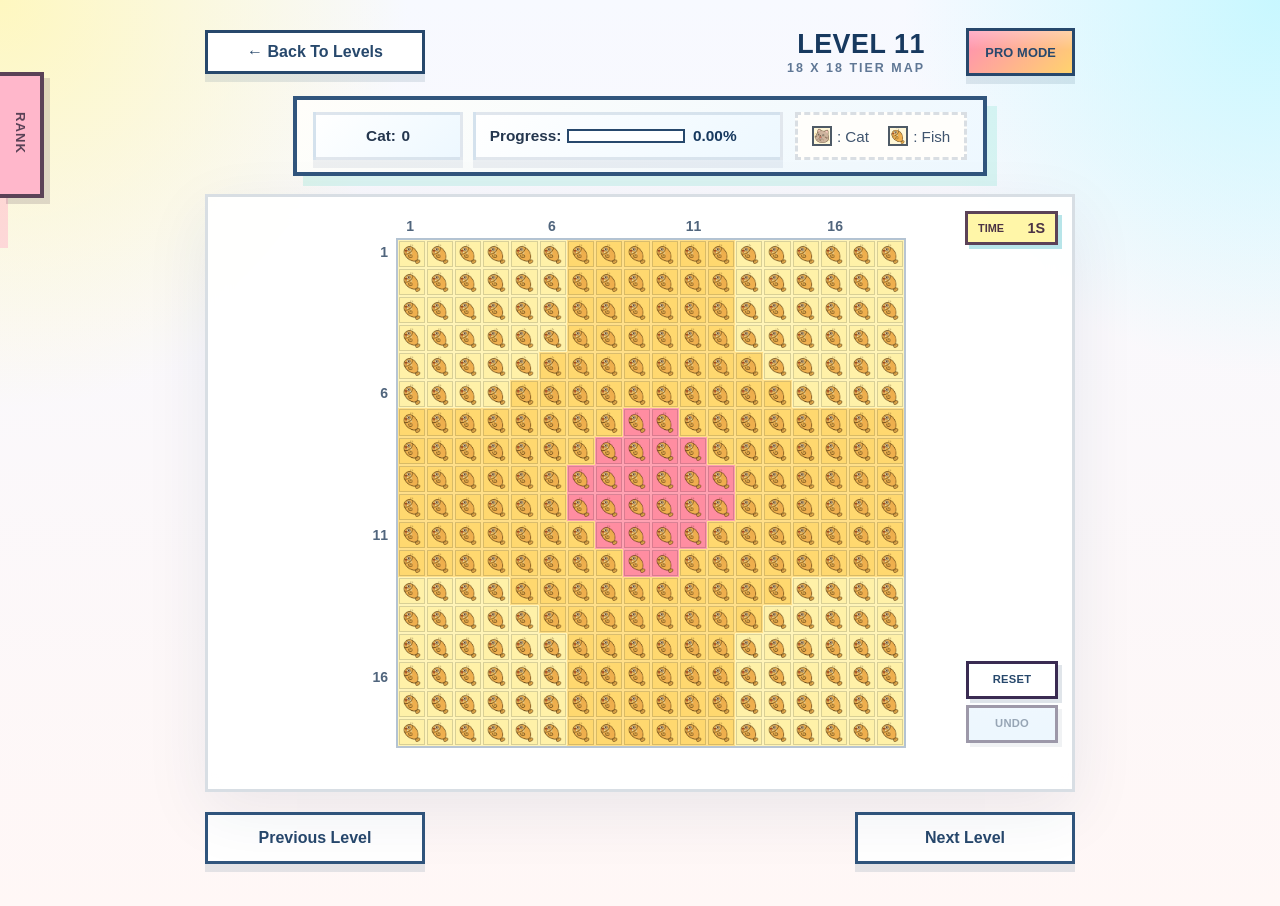
<file: placement/level-11.html>
<!DOCTYPE html>
<html lang="en">
<head>
  <meta charset="utf-8">
  <meta name="viewport" content="width=device-width, initial-scale=1">
  <title>Mission 11 - 18 x 18 Tier Map</title>
  <link rel="stylesheet" href="css/style.css">
</head>
<body class="level-page game-level" data-solution="11">
  <main class="level-shell">
    <header class="level-topbar">
      <a class="return-link" href="index.html">&larr; Back To Levels</a>
      <div class="level-meta-group">
        <div class="mission-id-pill">Level 11</div>
        <div class="mission-size-pill">18 x 18 Tier Map</div>
        <button id="mode-toggle-btn" class="mode-toggle-button" type="button">Pro Mode</button>
      </div>
    </header>

    <section class="mission-header-compact">
      <div class="mission-status-strip">
        <div class="stat-grid game-stat-grid">
          <div class="stat-card">Sensors: <span id="gbest" class="bold-text"></span></div>
          <div class="stat-card">Coverage: <span id="map-check" class="bold-text"></span></div>
        </div>

        <div class="legend-group">
          <div class="label-box">
            <div class="sensor-box"></div> : Sensor
          </div>
          <div class="label-box">
            <div class="dissatisfy-box">
              <div class="diagonal-line"></div>
            </div>
            : Weak Zone
          </div>
        </div>
      </div>
    </section>

    <section class="mission-layout compact-layout">
      <div class="mission-stage">
        <div id="sensor-deployment-panel" class="framed mission-panel">
          <div class="inside">
            <div class="interactive-panel">
              <div id="clickable-box" class="clickable-box"></div>
              <div class="status-bar" id="status-bar"></div>

              <div class="dropdown-section game-control-panel">
                <div class="tool-block level-fixed-select">
                  <label for="solution">Choose a Mission Map</label>
                  <select id="solution">
                    <option value="1">5 x 5 map</option>
                    <option value="2">10 x 10 map</option>
                    <option value="3">15 x 15 map</option>
                    <option value="4">20 x 20 map</option>
                    <option value="5">8 x 8 wall map</option>
                    <option value="6">12 x 12 wall map</option>
                    <option value="7">18 x 18 wall map</option>
                    <option value="8">30 x 30 wall map</option>
                    <option value="9">50 x 50 map</option>
                    <option value="10">12 x 12 hotspot map</option>
                    <option value="11" selected>18 x 18 tier map</option>
                    <option value="12">24 x 24 demand map</option>
                  </select>
                </div>

                <div class="button-row game-button-grid">
                  <button id="threshold-btn" class="action-button game-action-button" title="Coverage View" aria-label="Coverage View">Coverage<br>View</button>
                  <button id="connect-btn" class="action-button game-action-button" title="Show Links" aria-label="Show Links">Show<br>Links</button>
                  <button id="undo-btn" class="action-button game-action-button" title="Undo Move" aria-label="Undo Move">Undo<br>Move</button>
                  <button id="savemap-btn" class="action-button game-action-button" title="Save Map" aria-label="Save Map">Save<br>Map</button>
                </div>
              </div>
            </div>
          </div>
        </div>

        <nav class="level-nav">
          <a href="level-10.html">Previous Level</a>
          <a class="level-nav-next level-nav-disabled" href="level-12.html" aria-disabled="true" tabindex="-1">Next Level</a>
        </nav>
      </div>
    </section>
  </main>

  <script src="./panel/map_model.js"></script>
  <script src="./panel/level_page_init.js"></script>
</body>
</html>
</file>
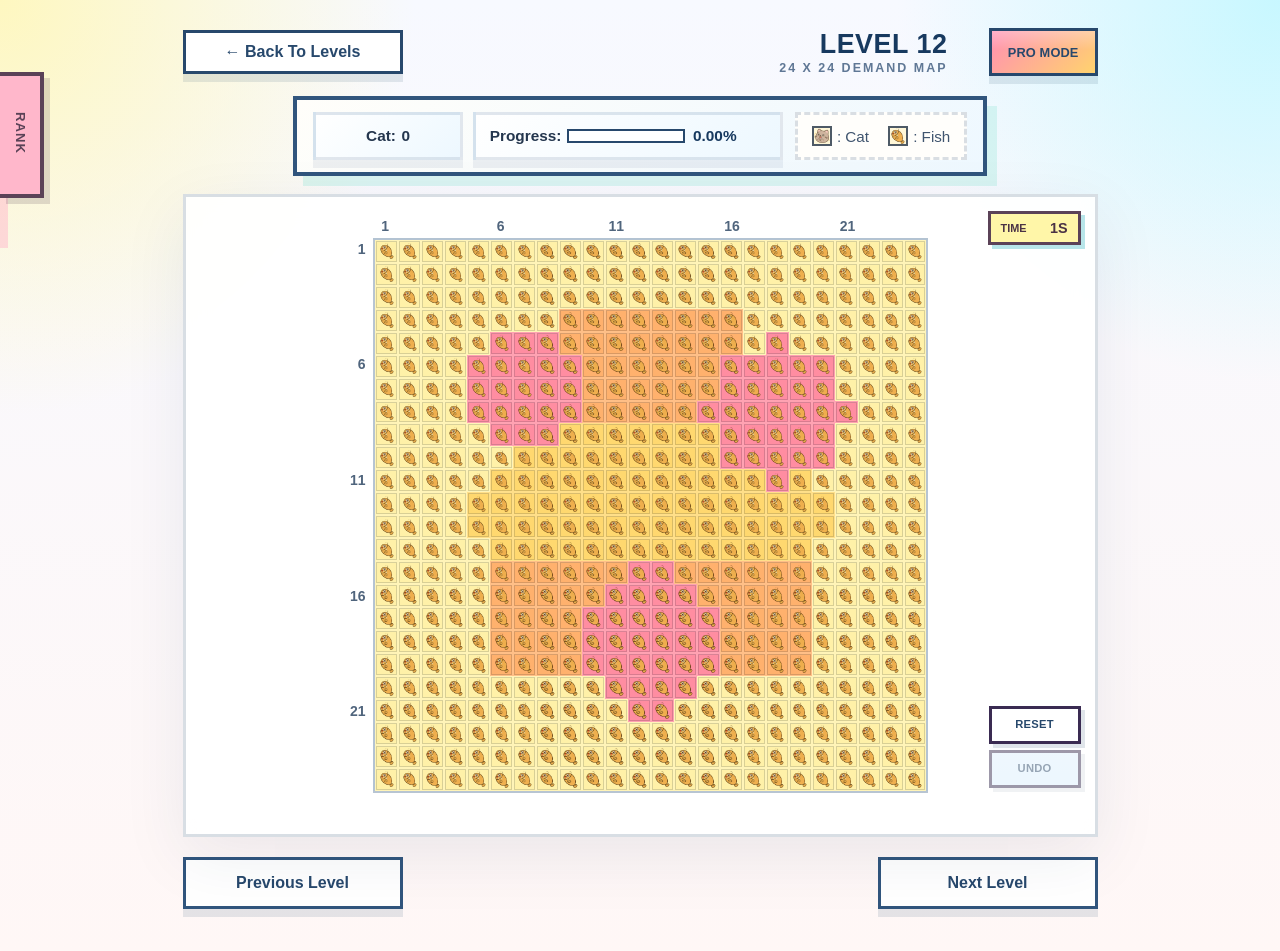
<file: placement/level-12.html>
<!DOCTYPE html>
<html lang="en">
<head>
  <meta charset="utf-8">
  <meta name="viewport" content="width=device-width, initial-scale=1">
  <title>Mission 12 - 24 x 24 Demand Map</title>
  <link rel="stylesheet" href="css/style.css">
</head>
<body class="level-page game-level" data-solution="12">
  <main class="level-shell">
    <header class="level-topbar">
      <a class="return-link" href="index.html">&larr; Back To Levels</a>
      <div class="level-meta-group">
        <div class="mission-id-pill">Level 12</div>
        <div class="mission-size-pill">24 x 24 Demand Map</div>
        <button id="mode-toggle-btn" class="mode-toggle-button" type="button">Pro Mode</button>
      </div>
    </header>

    <section class="mission-header-compact">
      <div class="mission-status-strip">
        <div class="stat-grid game-stat-grid">
          <div class="stat-card">Sensors: <span id="gbest" class="bold-text"></span></div>
          <div class="stat-card">Coverage: <span id="map-check" class="bold-text"></span></div>
        </div>

        <div class="legend-group">
          <div class="label-box">
            <div class="sensor-box"></div> : Sensor
          </div>
          <div class="label-box">
            <div class="dissatisfy-box">
              <div class="diagonal-line"></div>
            </div>
            : Weak Zone
          </div>
        </div>
      </div>
    </section>

    <section class="mission-layout compact-layout">
      <div class="mission-stage">
        <div id="sensor-deployment-panel" class="framed mission-panel">
          <div class="inside">
            <div class="interactive-panel">
              <div id="clickable-box" class="clickable-box"></div>
              <div class="status-bar" id="status-bar"></div>

              <div class="dropdown-section game-control-panel">
                <div class="tool-block level-fixed-select">
                  <label for="solution">Choose a Mission Map</label>
                  <select id="solution">
                    <option value="1">5 x 5 map</option>
                    <option value="2">10 x 10 map</option>
                    <option value="3">15 x 15 map</option>
                    <option value="4">20 x 20 map</option>
                    <option value="5">8 x 8 wall map</option>
                    <option value="6">12 x 12 wall map</option>
                    <option value="7">18 x 18 wall map</option>
                    <option value="8">30 x 30 wall map</option>
                    <option value="9">50 x 50 map</option>
                    <option value="10">12 x 12 hotspot map</option>
                    <option value="11">18 x 18 tier map</option>
                    <option value="12" selected>24 x 24 demand map</option>
                  </select>
                </div>

                <div class="button-row game-button-grid">
                  <button id="threshold-btn" class="action-button game-action-button" title="Coverage View" aria-label="Coverage View">Coverage<br>View</button>
                  <button id="connect-btn" class="action-button game-action-button" title="Show Links" aria-label="Show Links">Show<br>Links</button>
                  <button id="undo-btn" class="action-button game-action-button" title="Undo Move" aria-label="Undo Move">Undo<br>Move</button>
                  <button id="savemap-btn" class="action-button game-action-button" title="Save Map" aria-label="Save Map">Save<br>Map</button>
                </div>
              </div>
            </div>
          </div>
        </div>

        <nav class="level-nav">
          <a href="level-11.html">Previous Level</a>
          <a class="level-nav-next level-nav-disabled" href="level-13.html" aria-disabled="true" tabindex="-1">Next Level</a>
        </nav>
      </div>
    </section>
  </main>

  <script src="./panel/map_model.js"></script>
  <script src="./panel/level_page_init.js"></script>
</body>
</html>
</file>
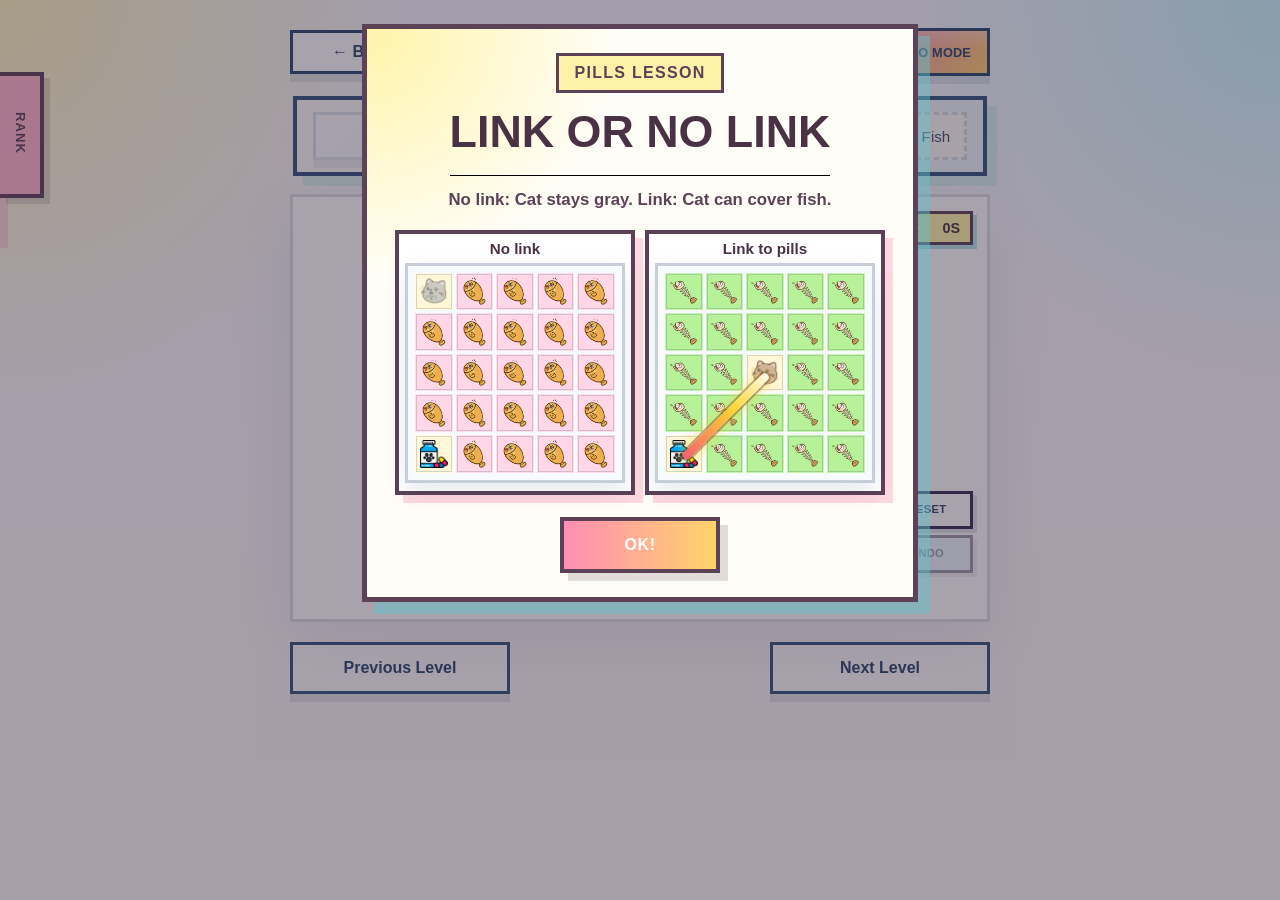
<file: placement/level-13.html>
<!DOCTYPE html>
<html lang="en">
<head>
  <meta charset="utf-8">
  <meta name="viewport" content="width=device-width, initial-scale=1">
  <title>Mission 13 - 5 x 5 Pills Lesson</title>
  <link rel="stylesheet" href="css/style.css">
</head>
<body class="level-page game-level" data-solution="19" data-tutorial="relay-link">
  <main class="level-shell">
    <header class="level-topbar">
      <a class="return-link" href="index.html">&larr; Back To Levels</a>
      <div class="level-meta-group">
        <div class="mission-id-pill">Level 13</div>
        <div class="mission-size-pill">5 x 5 Pills Lesson</div>
        <button id="mode-toggle-btn" class="mode-toggle-button" type="button">Pro Mode</button>
      </div>
    </header>

    <section class="mission-header-compact">
      <div class="mission-status-strip">
        <div class="stat-grid game-stat-grid">
          <div class="stat-card">Sensors: <span id="gbest" class="bold-text"></span></div>
          <div class="stat-card">Coverage: <span id="map-check" class="bold-text"></span></div>
        </div>

        <div class="legend-group">
          <div class="label-box">
            <div class="sensor-box"></div> : Sensor
          </div>
          <div class="label-box">
            <div class="dissatisfy-box">
              <div class="diagonal-line"></div>
            </div>
            : Weak Zone
          </div>
        </div>
      </div>
    </section>

    <section class="mission-layout compact-layout">
      <div class="mission-stage">
        <div id="sensor-deployment-panel" class="framed mission-panel">
          <div class="inside">
            <div class="interactive-panel">
              <div id="clickable-box" class="clickable-box"></div>
              <div class="status-bar" id="status-bar"></div>

              <div class="dropdown-section game-control-panel">
                <div class="tool-block level-fixed-select">
                  <label for="solution">Choose a Mission Map</label>
                  <select id="solution"></select>
                </div>

                <div class="button-row game-button-grid">
                  <button id="threshold-btn" class="action-button game-action-button" title="Coverage View" aria-label="Coverage View">Coverage<br>View</button>
                  <button id="connect-btn" class="action-button game-action-button" title="Show Links" aria-label="Show Links">Show<br>Links</button>
                  <button id="undo-btn" class="action-button game-action-button" title="Undo Move" aria-label="Undo Move">Undo<br>Move</button>
                  <button id="savemap-btn" class="action-button game-action-button" title="Save Map" aria-label="Save Map">Save<br>Map</button>
                </div>
              </div>
            </div>
          </div>
        </div>

        <nav class="level-nav">
          <a href="level-12.html">Previous Level</a>
          <a class="level-nav-next level-nav-disabled" href="level-14.html" aria-disabled="true" tabindex="-1">Next Level</a>
        </nav>
      </div>
    </section>
  </main>

  <script src="./panel/map_model.js"></script>
  <script src="./panel/level_page_init.js"></script>
</body>
</html>
</file>
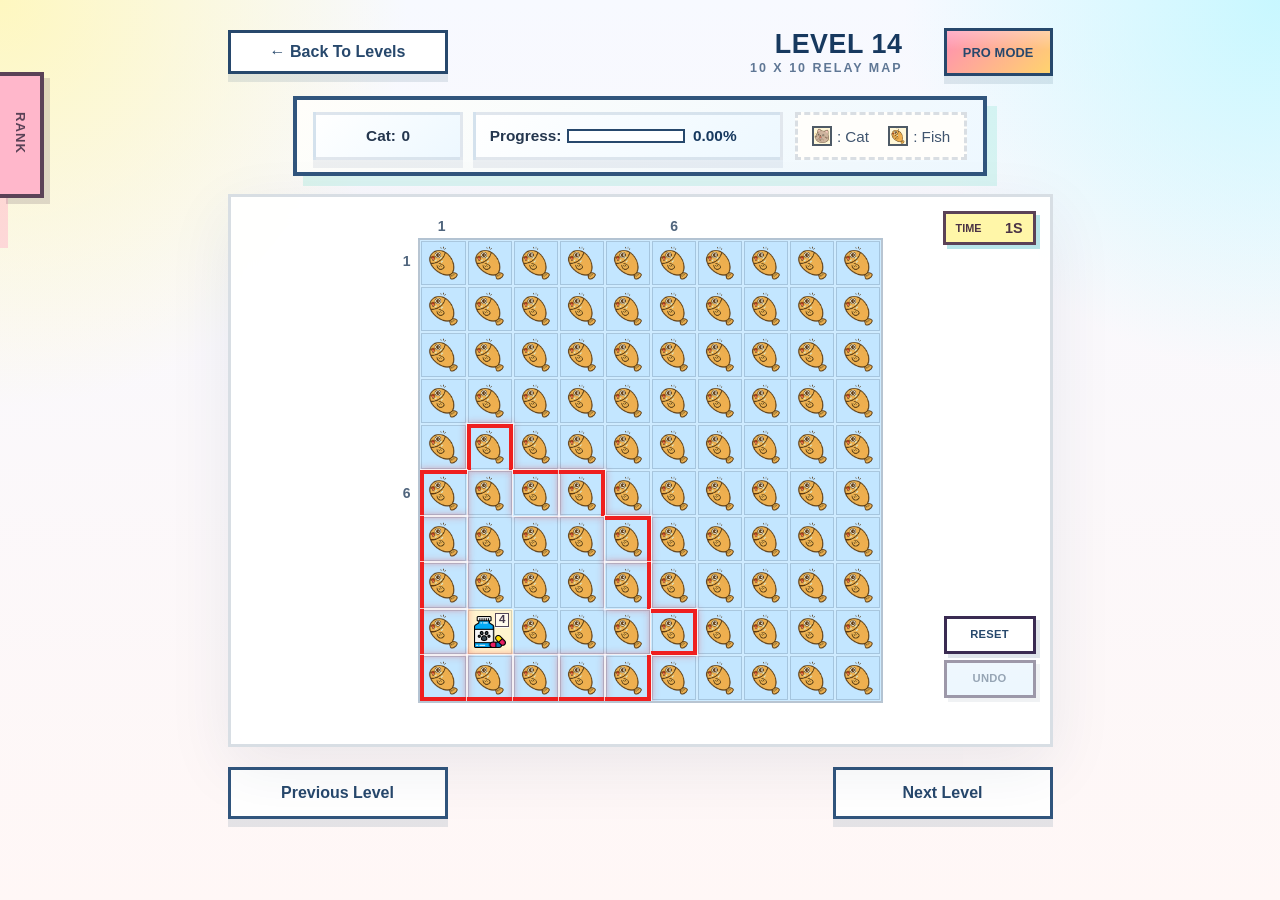
<file: placement/level-14.html>
<!DOCTYPE html>
<html lang="en">
<head>
  <meta charset="utf-8">
  <meta name="viewport" content="width=device-width, initial-scale=1">
  <title>Mission 14 - 10 x 10 Relay Map</title>
  <link rel="stylesheet" href="css/style.css">
</head>
<body class="level-page game-level" data-solution="14">
  <main class="level-shell">
    <header class="level-topbar">
      <a class="return-link" href="index.html">&larr; Back To Levels</a>
      <div class="level-meta-group">
        <div class="mission-id-pill">Level 14</div>
        <div class="mission-size-pill">10 x 10 Relay Map</div>
        <button id="mode-toggle-btn" class="mode-toggle-button" type="button">Pro Mode</button>
      </div>
    </header>

    <section class="mission-header-compact">
      <div class="mission-status-strip">
        <div class="stat-grid game-stat-grid">
          <div class="stat-card">Sensors: <span id="gbest" class="bold-text"></span></div>
          <div class="stat-card">Coverage: <span id="map-check" class="bold-text"></span></div>
        </div>

        <div class="legend-group">
          <div class="label-box">
            <div class="sensor-box"></div> : Sensor
          </div>
          <div class="label-box">
            <div class="dissatisfy-box">
              <div class="diagonal-line"></div>
            </div>
            : Weak Zone
          </div>
        </div>
      </div>
    </section>

    <section class="mission-layout compact-layout">
      <div class="mission-stage">
        <div id="sensor-deployment-panel" class="framed mission-panel">
          <div class="inside">
            <div class="interactive-panel">
              <div id="clickable-box" class="clickable-box"></div>
              <div class="status-bar" id="status-bar"></div>

              <div class="dropdown-section game-control-panel">
                <div class="tool-block level-fixed-select">
                  <label for="solution">Choose a Mission Map</label>
                  <select id="solution"></select>
                </div>

                <div class="button-row game-button-grid">
                  <button id="threshold-btn" class="action-button game-action-button" title="Coverage View" aria-label="Coverage View">Coverage View</button>
                  <button id="connect-btn" class="action-button game-action-button" title="Show Links" aria-label="Show Links">Show Links</button>
                  <button id="undo-btn" class="action-button game-action-button" title="Undo Move" aria-label="Undo Move">Undo Move</button>
                  <button id="savemap-btn" class="action-button game-action-button" title="Save Map" aria-label="Save Map">Save Map</button>
                </div>
              </div>
            </div>
          </div>
        </div>

        <nav class="level-nav">
          <a href="level-13.html">Previous Level</a>
          <a class="level-nav-next level-nav-disabled" href="level-15.html" aria-disabled="true" tabindex="-1">Next Level</a>
        </nav>
      </div>
    </section>
  </main>

  <script src="./panel/map_model.js"></script>
  <script src="./panel/level_page_init.js"></script>
</body>
</html>
</file>
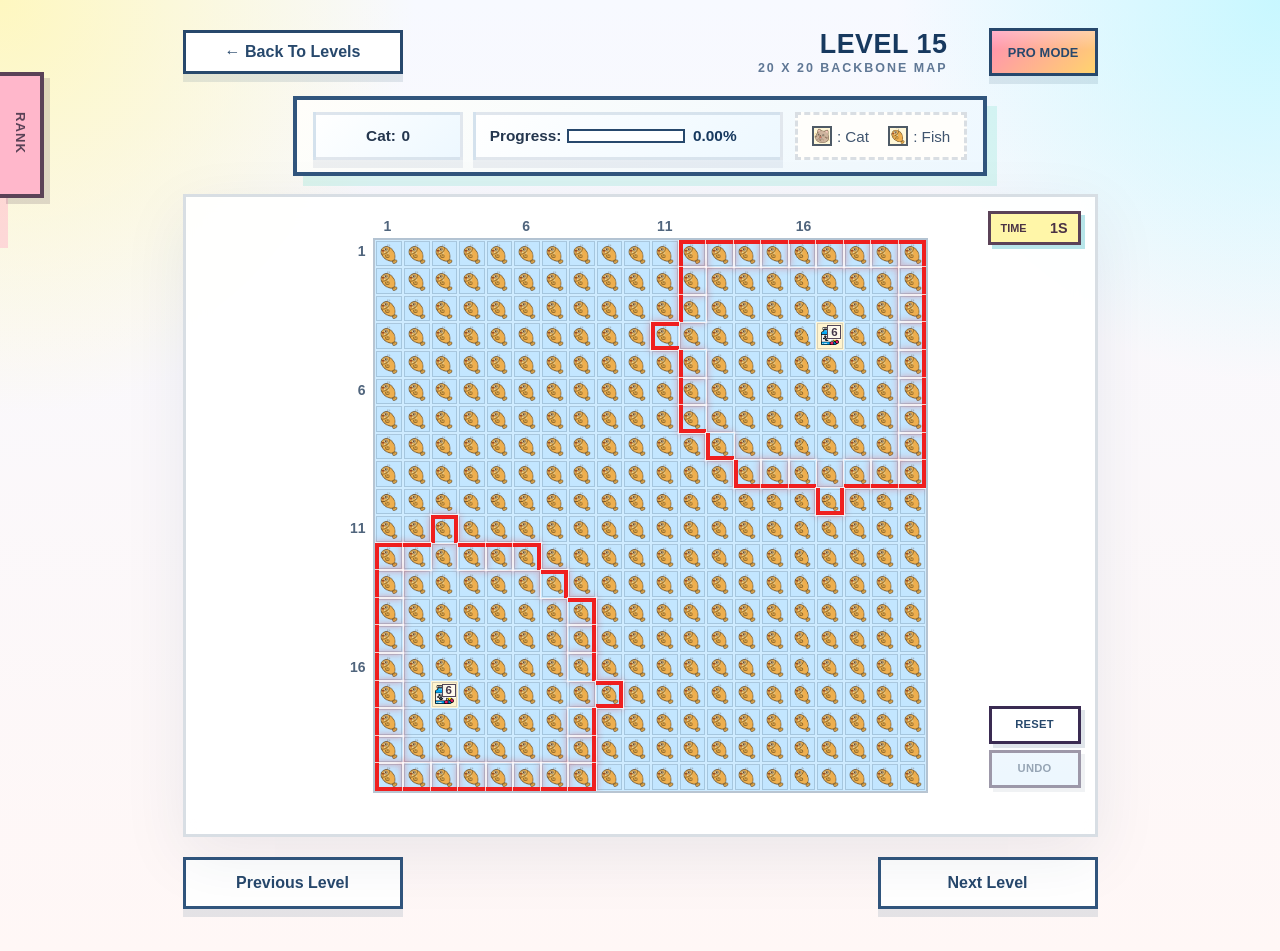
<file: placement/level-15.html>
<!DOCTYPE html>
<html lang="en">
<head>
  <meta charset="utf-8">
  <meta name="viewport" content="width=device-width, initial-scale=1">
  <title>Mission 15 - 20 x 20 Backbone Map</title>
  <link rel="stylesheet" href="css/style.css">
</head>
<body class="level-page game-level" data-solution="15">
  <main class="level-shell">
    <header class="level-topbar">
      <a class="return-link" href="index.html">&larr; Back To Levels</a>
      <div class="level-meta-group">
        <div class="mission-id-pill">Level 15</div>
        <div class="mission-size-pill">20 x 20 Backbone Map</div>
        <button id="mode-toggle-btn" class="mode-toggle-button" type="button">Pro Mode</button>
      </div>
    </header>

    <section class="mission-header-compact">
      <div class="mission-status-strip">
        <div class="stat-grid game-stat-grid">
          <div class="stat-card">Sensors: <span id="gbest" class="bold-text"></span></div>
          <div class="stat-card">Coverage: <span id="map-check" class="bold-text"></span></div>
        </div>

        <div class="legend-group">
          <div class="label-box">
            <div class="sensor-box"></div> : Sensor
          </div>
          <div class="label-box">
            <div class="dissatisfy-box">
              <div class="diagonal-line"></div>
            </div>
            : Weak Zone
          </div>
        </div>
      </div>
    </section>

    <section class="mission-layout compact-layout">
      <div class="mission-stage">
        <div id="sensor-deployment-panel" class="framed mission-panel">
          <div class="inside">
            <div class="interactive-panel">
              <div id="clickable-box" class="clickable-box"></div>
              <div class="status-bar" id="status-bar"></div>

              <div class="dropdown-section game-control-panel">
                <div class="tool-block level-fixed-select">
                  <label for="solution">Choose a Mission Map</label>
                  <select id="solution"></select>
                </div>

                <div class="button-row game-button-grid">
                  <button id="threshold-btn" class="action-button game-action-button" title="Coverage View" aria-label="Coverage View">Coverage View</button>
                  <button id="connect-btn" class="action-button game-action-button" title="Show Links" aria-label="Show Links">Show Links</button>
                  <button id="undo-btn" class="action-button game-action-button" title="Undo Move" aria-label="Undo Move">Undo Move</button>
                  <button id="savemap-btn" class="action-button game-action-button" title="Save Map" aria-label="Save Map">Save Map</button>
                </div>
              </div>
            </div>
          </div>
        </div>

        <nav class="level-nav">
          <a href="level-14.html">Previous Level</a>
          <a class="level-nav-next level-nav-disabled" href="level-16.html" aria-disabled="true" tabindex="-1">Next Level</a>
        </nav>
      </div>
    </section>
  </main>

  <script src="./panel/map_model.js"></script>
  <script src="./panel/level_page_init.js"></script>
</body>
</html>
</file>
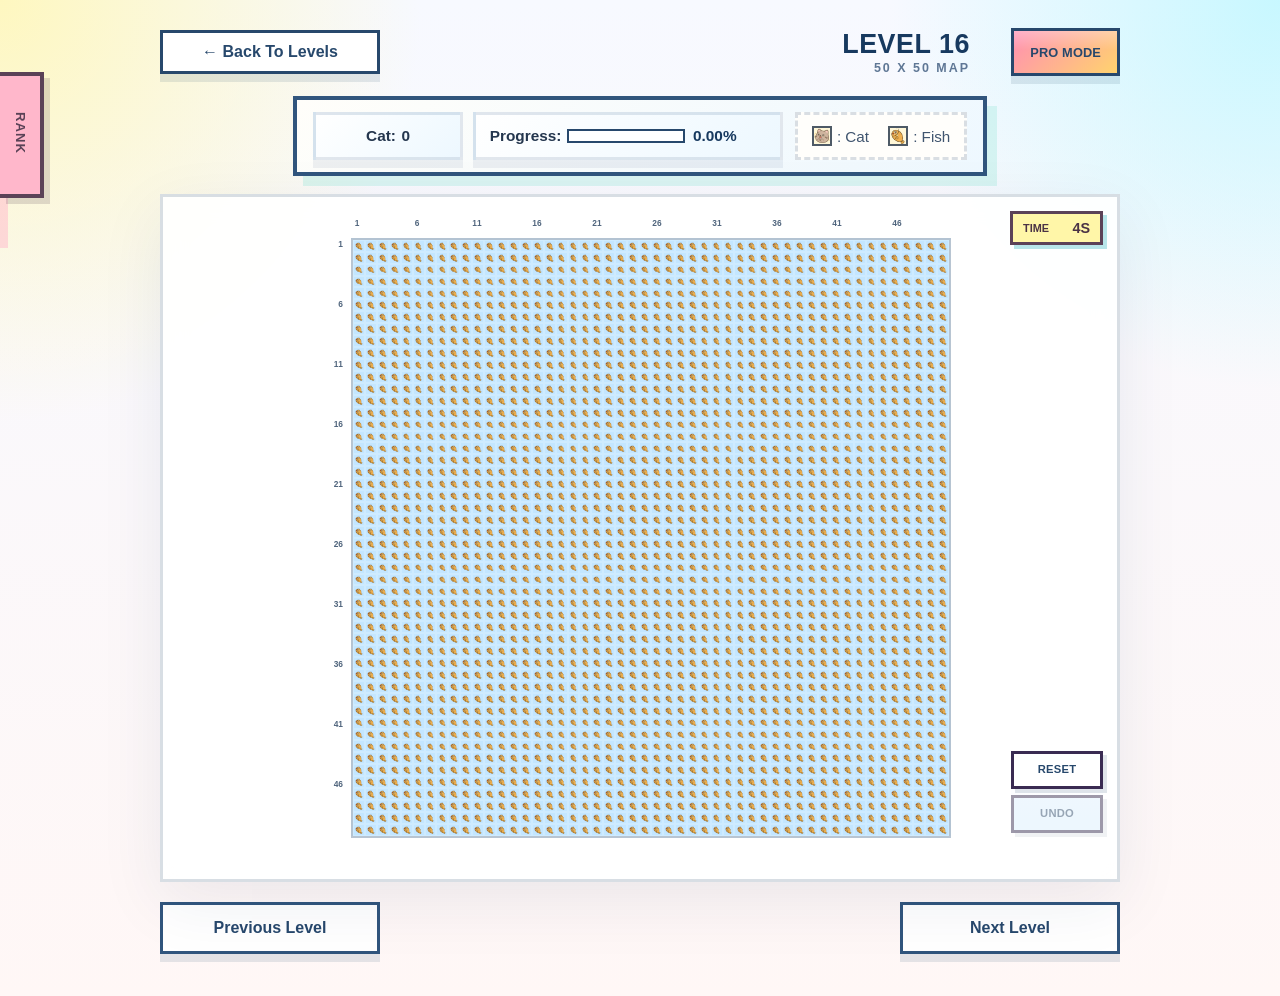
<file: placement/level-16.html>
﻿<!DOCTYPE html>
<html lang="en">
<head>
  <meta charset="utf-8">
  <meta name="viewport" content="width=device-width, initial-scale=1">
  <title>Mission 16 - 50 x 50 Map</title>
  <link rel="stylesheet" href="css/style.css">
</head>
<body class="level-page game-level game-level-50" data-solution="9">
  <main class="level-shell">
    <header class="level-topbar">
      <a class="return-link" href="index.html">&larr; Back To Levels</a>
      <div class="level-meta-group">
        <div class="mission-id-pill">Level 16</div>
        <div class="mission-size-pill">50 x 50 Map</div>
        <button id="mode-toggle-btn" class="mode-toggle-button" type="button">Pro Mode</button>
      </div>
    </header>

    <section class="mission-header-compact">
      <div class="mission-status-strip">
        <div class="stat-grid game-stat-grid">
          <div class="stat-card">Sensors: <span id="gbest" class="bold-text"></span></div>
          <div class="stat-card">Coverage: <span id="map-check" class="bold-text"></span></div>
        </div>

        <div class="legend-group">
          <div class="label-box">
            <div class="sensor-box"></div> : Sensor
          </div>
          <div class="label-box">
            <div class="dissatisfy-box">
              <div class="diagonal-line"></div>
            </div>
            : Weak Zone
          </div>
        </div>
      </div>
    </section>

    <section class="mission-layout compact-layout">
      <div class="mission-stage">
        <div id="sensor-deployment-panel" class="framed mission-panel">
          <div class="inside">
            <div class="interactive-panel">
              <div id="clickable-box" class="clickable-box"></div>
              <div class="status-bar" id="status-bar"></div>

              <div class="dropdown-section game-control-panel">
                <div class="tool-block level-fixed-select">
                  <label for="solution">Choose a Mission Map</label>
                  <select id="solution">
                    <option value="1">5 x 5 map</option>
                    <option value="2">10 x 10 map</option>
                    <option value="3">15 x 15 map</option>
                    <option value="4">20 x 20 map</option>
                    <option value="5">8 x 8 wall map</option>
                    <option value="6">12 x 12 wall map</option>
                    <option value="7">18 x 18 wall map</option>
                    <option value="8">30 x 30 wall map</option>
                    <option value="9" selected>50 x 50 map</option>
                    <option value="10">12 x 12 hotspot map</option>
                    <option value="11">18 x 18 tier map</option>
                    <option value="12">24 x 24 demand map</option>
                  </select>
                </div>

                <div class="button-row game-button-grid">
                  <button id="threshold-btn" class="action-button game-action-button" title="Coverage View" aria-label="Coverage View">Coverage<br>View</button>
                  <button id="connect-btn" class="action-button game-action-button" title="Show Links" aria-label="Show Links">Show<br>Links</button>
                  <button id="undo-btn" class="action-button game-action-button" title="Undo Move" aria-label="Undo Move">Undo<br>Move</button>
                  <button id="savemap-btn" class="action-button game-action-button" title="Save Map" aria-label="Save Map">Save<br>Map</button>
                  <button id="quick-solution-btn" class="action-button game-action-button" title="Load Solution" aria-label="Load Solution">Load<br>Solution</button>
                </div>
              </div>
            </div>
          </div>
        </div>

        <nav class="level-nav">
          <a href="level-15.html">Previous Level</a>
          <a class="level-nav-next level-nav-disabled" href="level-17.html" aria-disabled="true" tabindex="-1">Next Level</a>
        </nav>
      </div>
    </section>
  </main>

  <script src="./panel/map_model.js"></script>
  <script src="./panel/level_page_init.js"></script>
</body>
</html>
</file>
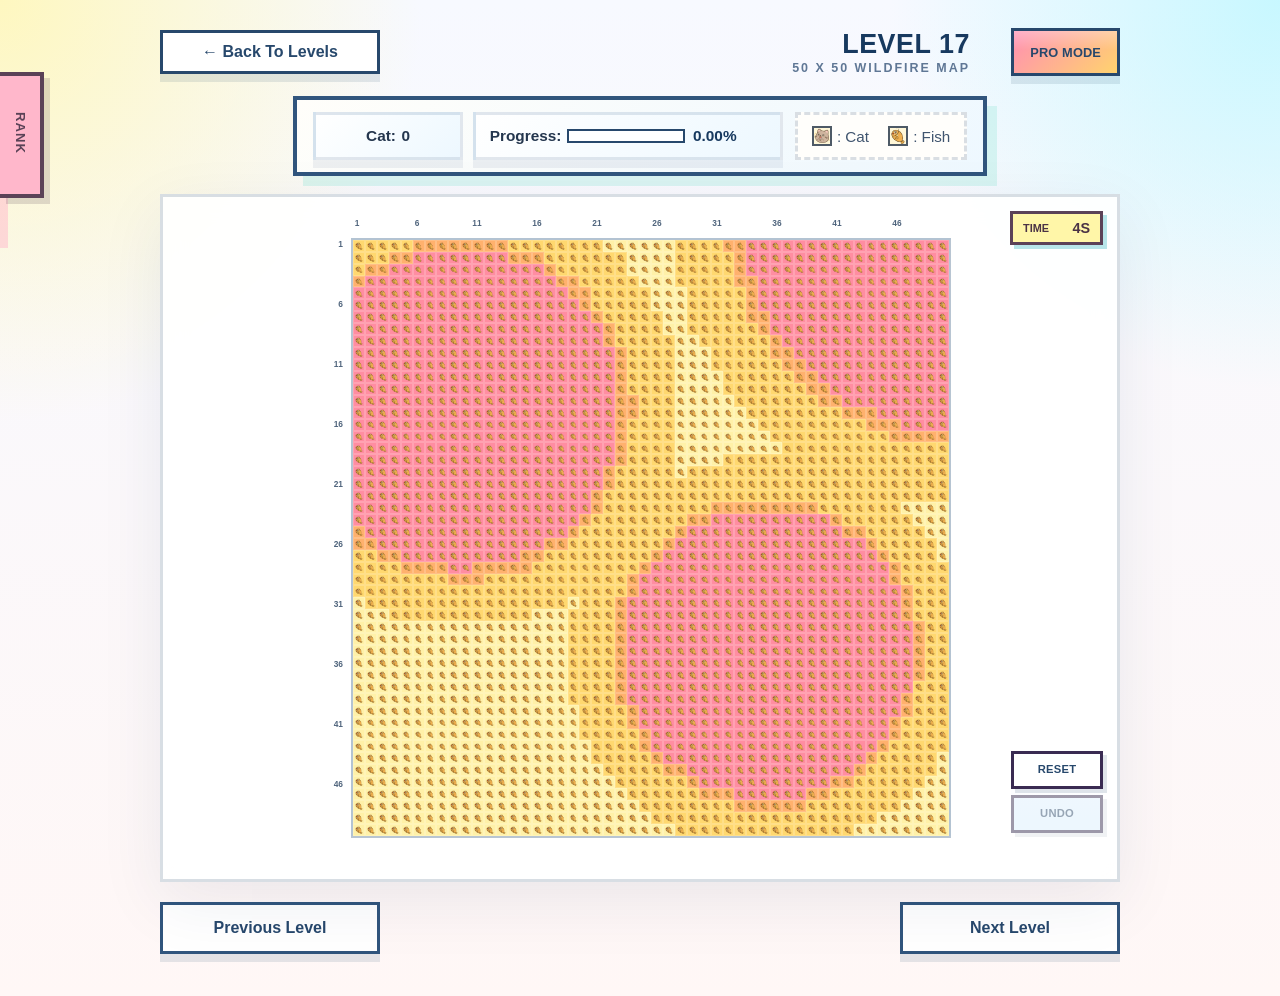
<file: placement/level-17.html>
<!DOCTYPE html>
<html lang="en">
<head>
  <meta charset="utf-8">
  <meta name="viewport" content="width=device-width, initial-scale=1">
  <title>Mission 17 - 50 x 50 Wildfire Threshold Map</title>
  <link rel="stylesheet" href="css/style.css">
</head>
<body class="level-page game-level game-level-50" data-solution="13">
  <main class="level-shell">
    <header class="level-topbar">
      <a class="return-link" href="index.html">&larr; Back To Levels</a>
      <div class="level-meta-group">
        <div class="mission-id-pill">Level 17</div>
        <div class="mission-size-pill">50 x 50 Wildfire Map</div>
        <button id="mode-toggle-btn" class="mode-toggle-button" type="button">Pro Mode</button>
      </div>
    </header>

    <section class="mission-header-compact">
      <div class="mission-status-strip">
        <div class="stat-grid game-stat-grid">
          <div class="stat-card">Sensors: <span id="gbest" class="bold-text"></span></div>
          <div class="stat-card">Coverage: <span id="map-check" class="bold-text"></span></div>
        </div>

        <div class="legend-group">
          <div class="label-box">
            <div class="sensor-box"></div> : Sensor
          </div>
          <div class="label-box">
            <div class="dissatisfy-box">
              <div class="diagonal-line"></div>
            </div>
            : Weak Zone
          </div>
        </div>
      </div>
    </section>

    <section class="mission-layout compact-layout">
      <div class="mission-stage">
        <div id="sensor-deployment-panel" class="framed mission-panel">
          <div class="inside">
            <div class="interactive-panel">
              <div id="clickable-box" class="clickable-box"></div>
              <div class="status-bar" id="status-bar"></div>

              <div class="dropdown-section game-control-panel">
                <div class="tool-block level-fixed-select">
                  <label for="solution">Choose a Mission Map</label>
                  <select id="solution">
                    <option value="1">5 x 5 map</option>
                    <option value="2">10 x 10 map</option>
                    <option value="3">15 x 15 map</option>
                    <option value="4">20 x 20 map</option>
                    <option value="5">8 x 8 wall map</option>
                    <option value="6">12 x 12 wall map</option>
                    <option value="7">18 x 18 wall map</option>
                    <option value="8">30 x 30 wall map</option>
                    <option value="9">50 x 50 map</option>
                    <option value="10">12 x 12 hotspot map</option>
                    <option value="11">18 x 18 tier map</option>
                    <option value="12">24 x 24 demand map</option>
                    <option value="13" selected>50 x 50 wildfire map</option>
                  </select>
                </div>

                <div class="button-row game-button-grid">
                  <button id="threshold-btn" class="action-button game-action-button" title="Coverage View" aria-label="Coverage View">Coverage View</button>
                  <button id="connect-btn" class="action-button game-action-button" title="Show Links" aria-label="Show Links">Show Links</button>
                  <button id="undo-btn" class="action-button game-action-button" title="Undo Move" aria-label="Undo Move">Undo Move</button>
                  <button id="savemap-btn" class="action-button game-action-button" title="Save Map" aria-label="Save Map">Save Map</button>
                  <button id="quick-solution-btn" class="action-button game-action-button" title="Load Solution" aria-label="Load Solution">Load<br>Solution</button>
                </div>
              </div>
            </div>
          </div>
        </div>

        <nav class="level-nav">
          <a href="level-16.html">Previous Level</a>
          <a class="level-nav-next level-nav-disabled" href="level-18.html" aria-disabled="true" tabindex="-1">Next Level</a>
        </nav>
      </div>
    </section>
  </main>

  <script src="./panel/map_model.js"></script>
  <script src="./panel/level_page_init.js"></script>
</body>
</html>
</file>
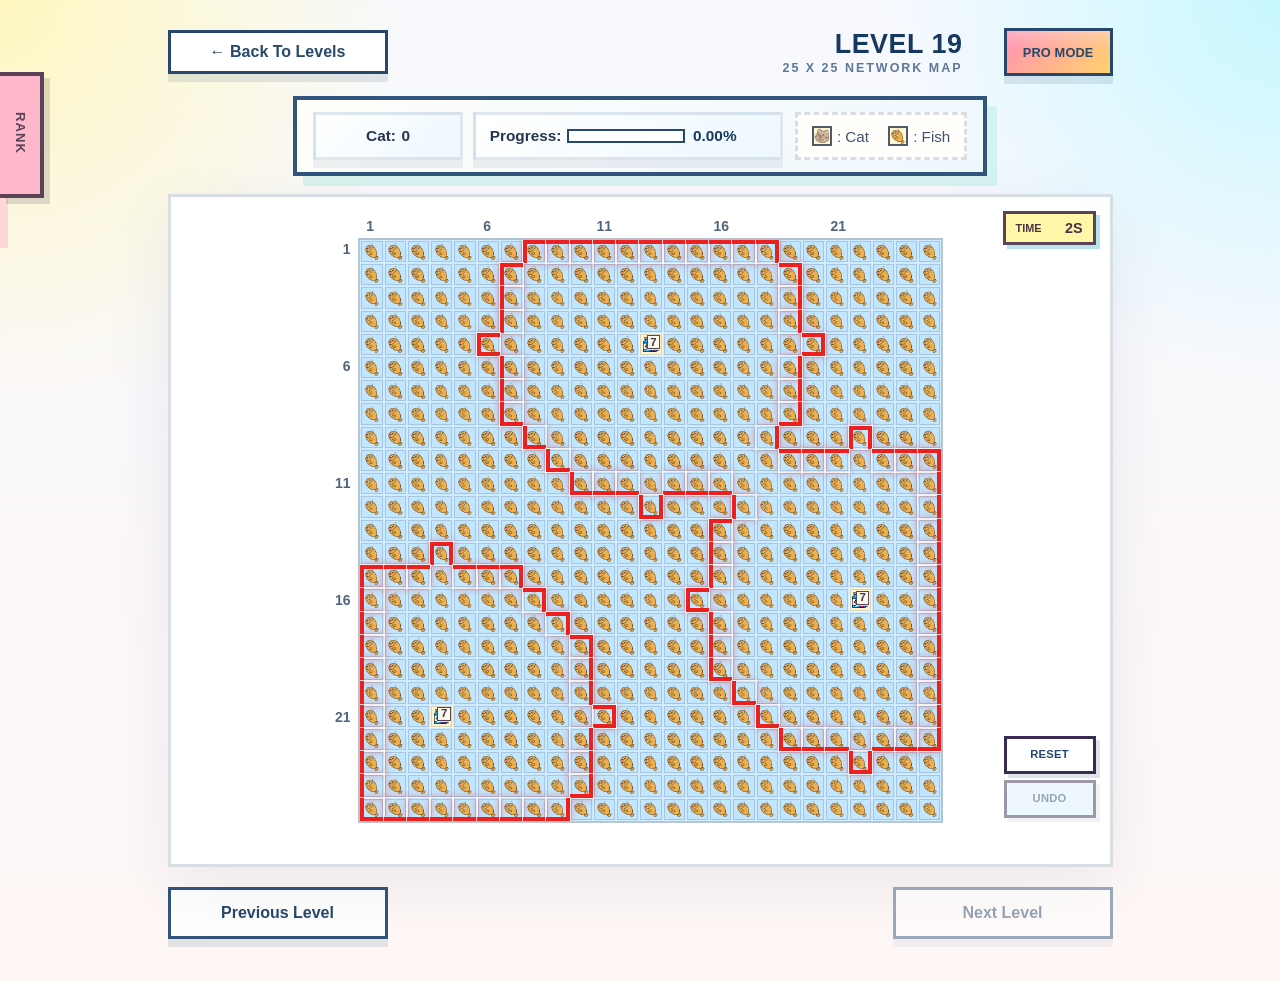
<file: placement/level-19.html>
<!DOCTYPE html>
<html lang="en">
<head>
  <meta charset="utf-8">
  <meta name="viewport" content="width=device-width, initial-scale=1">
  <title>Mission 19 - 25 x 25 Network Map</title>
  <link rel="stylesheet" href="css/style.css">
</head>
<body class="level-page game-level" data-solution="16">
  <main class="level-shell">
    <header class="level-topbar">
      <a class="return-link" href="index.html">&larr; Back To Levels</a>
      <div class="level-meta-group">
        <div class="mission-id-pill">Level 19</div>
        <div class="mission-size-pill">25 x 25 Network Map</div>
        <button id="mode-toggle-btn" class="mode-toggle-button" type="button">Pro Mode</button>
      </div>
    </header>

    <section class="mission-header-compact">
      <div class="mission-status-strip">
        <div class="stat-grid game-stat-grid">
          <div class="stat-card">Sensors: <span id="gbest" class="bold-text"></span></div>
          <div class="stat-card">Coverage: <span id="map-check" class="bold-text"></span></div>
        </div>

        <div class="legend-group">
          <div class="label-box">
            <div class="sensor-box"></div> : Sensor
          </div>
          <div class="label-box">
            <div class="dissatisfy-box">
              <div class="diagonal-line"></div>
            </div>
            : Weak Zone
          </div>
        </div>
      </div>
    </section>

    <section class="mission-layout compact-layout">
      <div class="mission-stage">
        <div id="sensor-deployment-panel" class="framed mission-panel">
          <div class="inside">
            <div class="interactive-panel">
              <div id="clickable-box" class="clickable-box"></div>
              <div class="status-bar" id="status-bar"></div>

              <div class="dropdown-section game-control-panel">
                <div class="tool-block level-fixed-select">
                  <label for="solution">Choose a Mission Map</label>
                  <select id="solution"></select>
                </div>

                <div class="button-row game-button-grid">
                  <button id="threshold-btn" class="action-button game-action-button" title="Coverage View" aria-label="Coverage View">Coverage View</button>
                  <button id="connect-btn" class="action-button game-action-button" title="Show Links" aria-label="Show Links">Show Links</button>
                  <button id="undo-btn" class="action-button game-action-button" title="Undo Move" aria-label="Undo Move">Undo Move</button>
                  <button id="savemap-btn" class="action-button game-action-button" title="Save Map" aria-label="Save Map">Save Map</button>
                </div>
              </div>
            </div>
          </div>
        </div>

        <nav class="level-nav">
          <a href="level-18.html">Previous Level</a>
          <a class="level-nav-next level-nav-disabled" aria-disabled="true" tabindex="-1">Next Level</a>
        </nav>
      </div>
    </section>
  </main>

  <script src="./panel/map_model.js"></script>
  <script src="./panel/level_page_init.js"></script>
</body>
</html>
</file>
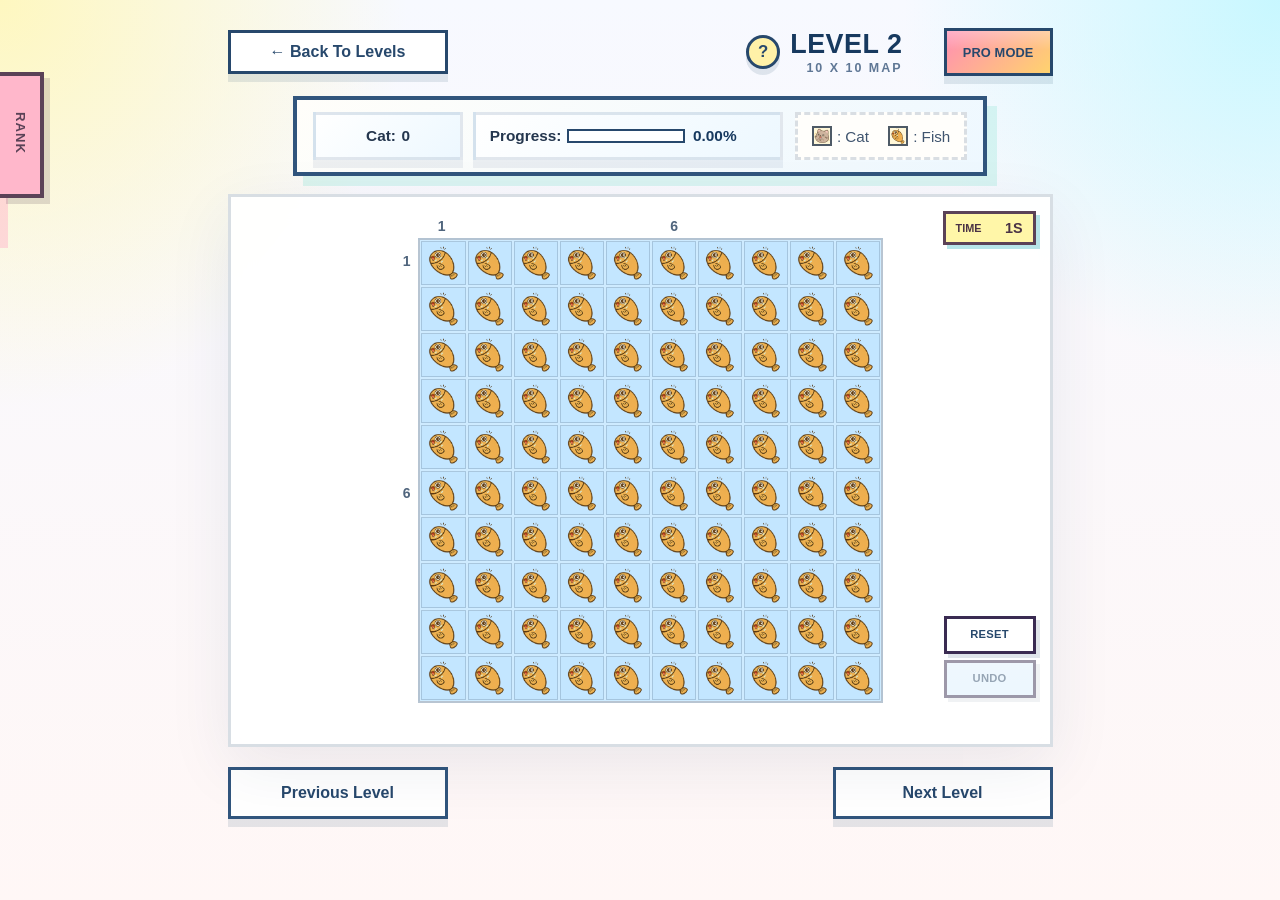
<file: placement/level-2.html>
<!DOCTYPE html>
<html lang="en">
<head>
  <meta charset="utf-8">
  <meta name="viewport" content="width=device-width, initial-scale=1">
  <title>Mission 2 - 10 x 10 Map</title>
  <link rel="stylesheet" href="css/style.css">
</head>
<body class="level-page game-level" data-solution="2" data-pro-tutorial="true">
  <main class="level-shell">
    <header class="level-topbar">
      <a class="return-link" href="index.html">&larr; Back To Levels</a>
      <div class="level-meta-group">
        <div class="mission-id-pill">Level 2</div>
        <div class="mission-size-pill">10 x 10 Map</div>
        <button id="mode-toggle-btn" class="mode-toggle-button" type="button">Pro Mode</button>
      </div>
    </header>

    <section class="mission-header-compact">
      <div class="mission-status-strip">
        <div class="stat-grid game-stat-grid">
          <div class="stat-card">Sensors: <span id="gbest" class="bold-text"></span></div>
          <div class="stat-card">Coverage: <span id="map-check" class="bold-text"></span></div>
        </div>

        <div class="legend-group">
          <div class="label-box">
            <div class="sensor-box"></div> : Sensor
          </div>
          <div class="label-box">
            <div class="dissatisfy-box">
              <div class="diagonal-line"></div>
            </div>
            : Weak Zone
          </div>
        </div>
      </div>
    </section>

    <section class="mission-layout compact-layout">
      <div class="mission-stage">
        <div id="sensor-deployment-panel" class="framed mission-panel">
          <div class="inside">
            <div class="interactive-panel">
              <div id="clickable-box" class="clickable-box"></div>
              <div class="status-bar" id="status-bar"></div>

              <div class="dropdown-section game-control-panel">
                <div class="tool-block level-fixed-select">
                  <label for="solution">Choose a Mission Map</label>
                  <select id="solution">
                    <option value="1">5 x 5 map</option>
                    <option value="2">10 x 10 map</option>
                    <option value="3">15 x 15 map</option>
                    <option value="4">20 x 20 map</option>
                    <option value="5">50 x 50 map</option>
                  </select>
                </div>

                <div class="button-row game-button-grid">
                  <button id="threshold-btn" class="action-button game-action-button" title="Coverage View" aria-label="Coverage View">Coverage<br>View</button>
                  <button id="connect-btn" class="action-button game-action-button" title="Show Links" aria-label="Show Links">Show<br>Links</button>
                  <button id="undo-btn" class="action-button game-action-button" title="Undo Move" aria-label="Undo Move">Undo<br>Move</button>
                  <button id="savemap-btn" class="action-button game-action-button" title="Save Map" aria-label="Save Map">Save<br>Map</button>
                </div>
              </div>
            </div>
          </div>
        </div>

        <nav class="level-nav">
          <a href="level-1.html">Previous Level</a>
          <a class="level-nav-next level-nav-disabled" href="level-3.html" aria-disabled="true" tabindex="-1">Next Level</a>
        </nav>
      </div>
    </section>
  </main>

  <script src="./panel/map_model.js"></script>
  <script src="./panel/level_page_init.js"></script>
</body>
</html>
</file>
<file: placement/css/style.css>
/*  Centering an element within its parent element
*
*   @param {Axis} $axis - x: centers horizontally, y: centers vertically, null: centers both axis
*
*   Example Usage:
*
*   // Center on both x and y axis
*   .container {
*     .link {
*       @include centered;
*     }
*   }
*
*   // Center on the X axis
*   .container {
*     .link {
*       @include centered(x);
*     }
*   }
*
*   // Center on the Y axis
*   .container {
*     .link {
*       @include centered(y);
*     }
*   }
*
*/
/*  Centering within an flex container
*
*   @param {Display} $display - inline: display set to inline-flex, else display set to flex
*
*
*   Example Usage:
*
*   .container {
*     @include vertical-align-flex;
*   }
*
*/
/* Chevron mixin for creating chevrons
*
*  @param {Size} $size - the size of the chevron
*  @param {Thickness} $thickness - thickness
*  @param {Color} $color - color
*  @param {Direction} $direction - direction chevron faces
*
*  Example Usage:
*
*     .chevron {
*       @include chevron(12px, 12px, #000, 'down');
*     }
*
*/
/*  Clearfix for clearing floats within a container
*
*   No Params
*
*   Example Usage:
*
*     .container {
*       @include clearfix;
*
*       .link {
*          float: left;
*       }
*     }
*
*/
/*  Set font-size and optionally leading
*
*   @param {Font Size} $fontSize - Unit-less font size
*   @param {Leading}   $leading  - (default: null) - Optional- Unit-less leading from Photoshop or Sketch
*
*   Example Usage:
*
*     p {
*       @include font-size(12,14);
*     }
*
*/
/**
* Hide Text
*/
/* Hover mixin for hover states
*
*  Note: This mixin has a dependency on what-intent plugin which detects the current input method
*        https://github.com/ten1seven/what-input
*
*  @param {Transition Duration} $transition-duration - the duration of transitions on hover states
*
*  Example Usage:
*
*     a {
*       @include hover() {
*         background-color: red
*       }
*     }
*
*/
/**
 * Returns a percentage width based on the number and total number of columns
 *
 * @param int $num Number of columns (e.g. 4)
 * @param int $total Total number of columns (e.g. 24)
 * @return float  Total width (%)
 */
/*  Unitless line-height
*
*   @param {Font Size} $fontSize - Unit-less font size
*   @param {Leading}   $leading  - Unit-less leading from Photoshop or Sketch
*
*   Example Usage:
*
*     @include line-height(16, 20);
*
*/
/*  Remove List Styles
*
*   No Params
*
*   Example Usage:
*
*     ul {
*       @include no-bullet;
*     }
*
*/
/*
  Maintain ratio mixin.
  @param {List} [$ratio] Ratio the element needs to maintain. A 16:9 ratio would look like this:
    .element { @include maintain-ratio(16 9); }
*/
/*  Media Query Mixin
*
*   @param {Media Query} $mq - Media query in single quotes: eg. 'screen and (min-width: 480px)'
*
*   Example Usage:
*
*     .selector {
*       property: value;
*
*       @include mq($bp768) {
*         property: value;
*       }
*     }
*
*/
/*  Overflow Scroll
*   Allows you to set overflow scrolling on the x and y axis
*
*   @param {axix} $axis - the axis on which to set scroll
*/
/*  Placeholder Mixin
*
*   No Params
*
*   Example Usage:
*
*     input[placeholder] {
*       @include placeholder {
*         color: red;
*       }
*     }
*
*/
/*  PX to REM Conversion
*
*   @param {Pixel} $px - Unitless pixel value to be converted into rems.
*
*   Example Usage:
*
*     margin-bottom: rem(20);
*
*/
/*  Triangle helper mixin
*
*   @param {Direction} $direction - Triangle direction, either `top`, `right`, `bottom` or `left`
*   @param {Color} $color [currentcolor] - Triangle color
*   @param {Length} $size [1em] - Triangle size
*
*/
/*  Visually hide text within an element
*   Used mostly for accessibility reasonse
*
*   No Params
*
*   Example Usage:
*
*     button {
*       span {
*         @include visuallyhidden;
*       }
*     }
*
*/
/*  Color Theme Mixin
*
*   @param {Name} $name - class name for theme pattern
*   @param {Colors} $colors - key/value pair with name for color and hex value
*
*   Example Usage:
*
*     .@include color-theme(
*       $name: 'theme-a',
*       $colors: (
*         'silver': #C0C0C0,
*         'red': #FF0000,
*         'yellow': #FFFF00,
*         'olive': #808000,
*         'lime': #00FF00
*         'blue': #0000FF
*       )
*     );
*
*/
html {
  scroll-behavior: smooth; }

html,
body {
  font-family: 'Roboto', 'Helvetica Neue', Helvetica, Arial, sans-serif;
  color: #000;
  padding: 0;
  margin: 0; }
  html *,
  body * {
    -webkit-box-sizing: border-box;
            box-sizing: border-box; }

table {
  border-collapse: collapse; }

i,
em {
  font-family: inherit;
  font-weight: inherit;
  font-size: inherit; }

b,
strong {
  font-family: inherit;
  font-weight: bold;
  font-size: inherit; }

h1,
h2,
h3,
h4,
h5,
h6 {
  margin-top: 0;
  font-weight: bold; }

a {
  text-decoration: none;
  color: #11679a;
  -webkit-transition: color 0.2s ease;
  transition: color 0.2s ease;
  font-size: inherit; }
  a:hover {
    text-decoration: underline;
    color: rgba(17, 103, 154, 0.8); }

.container {
  max-width: 1140px;
  margin-left: auto;
  margin-right: auto;
  padding-left: 15px;
  padding-right: 15px; }
  @media only screen and (max-width: 1169px) {
    .container {
      padding-left: 20px;
      padding-right: 20px; } }

img {
  max-width: 100%;
  height: auto; }

h1 {
  font-size: 2rem; }

h2 {
  line-height: 1.25em;
  margin-bottom: 1.5rem;
  padding-bottom: 1rem;
  border-bottom: 1px solid #000;
  text-transform: uppercase;
  font-size: 1.625rem;
  margin-top: 3rem; }

h3 {
  font-size: 1.5rem;
  margin-top: 3rem; }

p {
  line-height: 1.4;
  font-size: 1.125rem;
  margin-bottom: 1.75rem; }
  p:last-child {
    margin-bottom: 0; }

ol,
ul {
  padding-left: 1rem;
  margin-top: 0;
  margin-bottom: 1.5rem; }
  ol li,
  ul li {
    font-size: 1.125rem;
    margin-bottom: 0.75rem; }
    ol li:last-child,
    ul li:last-child {
      margin-bottom: 0; }

figure {
  text-align: center;
  margin-bottom: 1.5rem; }
  figure figcaption {
    margin-top: 1rem;
    font-size: 0.875rem; }

.visually-hidden {
  position: absolute;
  white-space: nowrap;
  width: 1px;
  height: 1px;
  overflow: hidden;
  border: 0;
  padding: 0;
  clip: rect(0 0 0 0);
  -webkit-clip-path: inset(50%);
          clip-path: inset(50%);
  margin: -1px; }

[class*='notation-'] {
  line-height: 1.75rem; }

.caption {
  margin-top: 1rem;
  font-size: 1rem;
  color: rgba(0, 0, 0, 0.6); }
  .caption b,
  .caption strong {
    color: #000; }

.subhead {
  font-size: 1.375rem; }

.box {
  background: #eaeaea;
  padding: 1rem; }
  @media only screen and (max-width: 767px) {
    .box .separator {
      display: none; } }
  .box h2 {
    border-bottom: 0;
    font-size: 1rem;
    text-transform: none;
    margin-bottom: 0.5rem;
    padding-bottom: 0;
    margin-top: 0; }
  .box p,
  .box ul {
    margin-top: 0;
    margin-bottom: 1rem; }
    @media only screen and (max-width: 767px) {
      .box p,
      .box ul {
        font-size: 1rem; } }
    .box p:last-child,
    .box ul:last-child {
      margin-bottom: 0; }
  .box ul {
    list-style-type: none;
    display: -webkit-box;
    display: -ms-flexbox;
    display: flex;
    -ms-flex-wrap: wrap;
        flex-wrap: wrap;
    padding-left: 0;
    margin-bottom: 0;
    list-style-position: inside; }
    @media only screen and (max-width: 767px) {
      .box ul {
        display: block; } }
    @media only screen and (max-width: 767px) {
      .box ul li {
        font-size: 1rem; } }
    .box ul li a {
      text-transform: uppercase; }
      @media only screen and (max-width: 767px) {
        .box ul li a {
          font-size: 1rem; } }

.mt-sm {
  margin-top: 1rem; }

.mt-md {
  margin-top: 2rem; }

.mt-lg {
  margin-top: 3.5rem; }

.mb-sm {
  margin-bottom: 1rem; }

.mb-md {
  margin-bottom: 2rem; }

.mb-lg {
  margin-bottom: 3.5rem; }

.contents ul {
  list-style-type: upper-roman; }

.header-info {
  display: -webkit-box;
  display: -ms-flexbox;
  display: flex;
  -webkit-box-align: center;
      -ms-flex-align: center;
          align-items: center;
  margin-bottom: 1rem; }
  @media only screen and (max-width: 767px) {
    .header-info {
      -ms-flex-wrap: wrap;
          flex-wrap: wrap; } }

.header-left {
  display: -webkit-box;
  display: -ms-flexbox;
  display: flex;
  padding: 1rem;
  -webkit-box-flex: 1;
      -ms-flex: 1 0 0%;
          flex: 1 0 0%; }
  @media only screen and (max-width: 767px) {
    .header-left {
      -webkit-box-flex: 1;
          -ms-flex: 1 0 100%;
              flex: 1 0 100%;
      width: 100%; } }

.header-authors {
  width: 60%;
  -webkit-box-flex: 0;
      -ms-flex: 0 0 60%;
          flex: 0 0 60%;
  padding-right: 15px; }
  @media only screen and (min-width: 768px) {
    .header-authors:first-child {
      width: 70%;
      -webkit-box-flex: 0;
          -ms-flex: 0 0 70%;
              flex: 0 0 70%; } }
  @media only screen and (max-width: 767px) {
    .header-authors li {
      font-size: 1rem; } }
  .header-authors ul {
    display: block; }

.header-published {
  width: 40%;
  -webkit-box-flex: 0;
      -ms-flex: 0 0 40%;
          flex: 0 0 40%; }
  @media only screen and (min-width: 768px) {
    .header-published:last-child {
      width: 30%;
      -webkit-box-flex: 0;
          -ms-flex: 0 0 30%;
              flex: 0 0 30%; } }
  @media only screen and (max-width: 767px) {
    .header-published p {
      font-size: 1rem; } }

.header-legend {
  display: -webkit-box;
  display: -ms-flexbox;
  display: flex;
  -webkit-box-align: center;
      -ms-flex-align: center;
          align-items: center;
  font-size: 0.875rem;
  padding: 0.5rem;
  border-radius: 0.7rem;
  border: 2px solid #11679a;
  -webkit-box-flex: 1;
      -ms-flex: 1 0 100%;
          flex: 1 0 100%;
  width: 100%;
  margin-top: 15px; }
  @media only screen and (min-width: 768px) {
    .header-legend {
      -webkit-box-flex: 0;
          -ms-flex: 0 0 270px;
              flex: 0 0 270px;
      width: 270px;
      margin-left: 2rem;
      margin-top: 0; } }
  .header-legend svg {
    margin-right: 0.3rem; }
  .header-legend p {
    margin: 0;
    position: relative;
    top: 1px;
    font-size: 1rem; }

.click-icon {
  width: 1.625rem;
  height: auto; }

.references span {
  color: rgba(0, 0, 0, 0.6);
  display: block;
  margin-top: 0.4rem; }

@media only screen and (max-width: 767px) {
  .static {
    max-width: 100%;
    overflow: auto;
    display: -webkit-box;
    display: -ms-flexbox;
    display: flex; } }

.framed {
  border: 1px solid #11679a;
  border-radius: 0.75rem;
  padding: 1rem 1.75rem; }
  @media only screen and (max-width: 767px) {
    .framed {
      max-width: 100%;
      overflow: auto;
      display: -webkit-box;
      display: -ms-flexbox;
      display: flex; } }
  .framed .eyebrow {
    font-size: 1.125rem;
    color: #11679a;
    padding-left: 3rem;
    padding-right: 3rem;
    margin-bottom: 2rem;
    min-height: 2.375rem;
    background: url("../img/icons/click-icon.svg") no-repeat top left/1.5625rem auto; }
    @media only screen and (max-width: 767px) {
      .framed .eyebrow {
        padding-right: 0; } }
  .framed .caption {
    text-align: left;
    color: #11679a;
    padding-left: 3rem;
    padding-right: 3rem;
    font-size: 1rem; }
    @media only screen and (max-width: 767px) {
      .framed .caption {
        padding-right: 0;
        padding-left: 0; } }
    .framed .caption b,
    .framed .caption strong {
      display: block;
      color: #11679a; }
    .framed .caption-top {
      background: #b3cddb;
      padding: 0.15rem 1rem;
      border-radius: 0.25rem;
      margin-bottom: 1.5rem;
      display: inline-block;
      font-size: 0.875rem; }
      .framed .caption-top.default {
        padding: 0.15rem 0;
        margin-bottom: 0; }
      .framed .caption-top-wrapper {
        text-align: center; }

@media only screen and (max-width: 767px) {
  .formula-wrapper {
    display: block;
    max-width: 100%;
    overflow: auto;
    padding-bottom: 20px; } }

.formula tbody tr {
  border-bottom: 1px solid rgba(0, 0, 0, 0.2); }
  .formula tbody tr:last-child, .formula tbody tr:first-child {
    border-bottom: 1px solid rgba(0, 0, 0, 0.6); }

.formula tbody th,
.formula tbody td {
  padding: 0.5rem;
  font-size: 1.125rem; }

.formula tbody td {
  color: rgba(0, 0, 0, 0.6); }

.inline-math .MathJax_Display,
.inline-math .MJXc-display {
  display: inline !important; }

.math-left .mjx-chtml {
  text-align: left !important; }

.math-right .mjx-chtml {
  text-align: right !important; }

.cite {
  color: #11679a;
  cursor: pointer; }
  .cite:not(.show) {
    display: none; }
  .cite-parent {
    position: relative; }
  .cite-content {
    display: none;
    position: absolute;
    top: 0;
    left: 0;
    width: 100%;
    padding: 15px;
    border-radius: 5px;
    border: 1px solid #11679a;
    background: #fff;
    color: #000; }
  .cite:focus .cite-content, .cite:hover .cite-content {
    display: block; }

.scroll-top {
  display: none;
  position: fixed;
  bottom: 20px;
  right: 20px;
  background: #11679a;
  width: 40px;
  -webkit-box-align: center;
      -ms-flex-align: center;
          align-items: center;
  -webkit-box-pack: center;
      -ms-flex-pack: center;
          justify-content: center;
  height: 40px; }
  @media only screen and (max-width: 767px) {
    .scroll-top {
      right: 10px;
      bottom: 10px; } }
  .scroll-top svg {
    width: 30px; }

input[type='range'],
.ui-slider,
div.ui-slider .ui-slider-handle,
.framed .matrixsmall,
#run-ea-button,
select,
input[type='button']:not(:disabled),
.framed [class*='chessboard'] {
  cursor: pointer; }

.no-pointer,
.no-pointer * {
  cursor: default !important; }

.ui-state-error {
  padding: 1rem !important; }
  .ui-state-error p {
    margin-top: 0; }

body {
  font-family: "Aptos", "Segoe UI", "Noto Sans TC", sans-serif;
  color: #172033;
  background:
    radial-gradient(circle at top left, rgba(74, 144, 226, 0.16), transparent 32%),
    radial-gradient(circle at top right, rgba(0, 194, 168, 0.14), transparent 28%),
    linear-gradient(180deg, #f4f8fc 0%, #edf3f8 46%, #f8fbfd 100%);
  min-height: 100vh;
}

.container.mt-lg {
  max-width: 1320px;
  padding-bottom: 4rem;
}

.page-hero {
  display: flex;
  justify-content: space-between;
  align-items: flex-end;
  gap: 2rem;
  padding: 2.75rem 3rem;
  margin-bottom: 2.5rem;
  border: 1px solid rgba(24, 52, 84, 0.1);
  border-radius: 0;
  background:
    linear-gradient(135deg, rgba(14, 30, 55, 0.96), rgba(24, 95, 124, 0.9)),
    #12233c;
  color: #f7fbff;
  box-shadow: 0 24px 80px rgba(17, 42, 76, 0.18);
}

.hero-copy {
  max-width: 720px;
}

.hero-kicker,
.panel-tag,
.chip-label {
  display: inline-block;
  letter-spacing: 0.12em;
  text-transform: uppercase;
  font-size: 0.76rem;
  font-weight: 700;
}

.hero-kicker {
  padding: 0.5rem 0.85rem;
  border-radius: 0;
  background: rgba(255, 255, 255, 0.12);
  color: #9fe7da;
}

.page-hero h1 {
  margin: 1rem 0 0.9rem;
  font-size: clamp(2.4rem, 4vw, 4.2rem);
  line-height: 1.02;
  letter-spacing: -0.03em;
}

.hero-description {
  max-width: 640px;
  margin: 0;
  color: rgba(240, 247, 255, 0.84);
  font-size: 1.08rem;
  line-height: 1.75;
}

.hero-meta {
  display: grid;
  gap: 1rem;
  min-width: 250px;
}

.hero-chip {
  padding: 1rem 1.15rem;
  border-radius: 0;
  background: rgba(255, 255, 255, 0.09);
  border: 1px solid rgba(255, 255, 255, 0.12);
  backdrop-filter: blur(10px);
}

.hero-chip strong {
  display: block;
  margin-top: 0.4rem;
  font-size: 1rem;
}

.chip-label {
  color: rgba(159, 231, 218, 0.84);
}

.panel-showcase {
  margin-bottom: 2.4rem;
}

.panel-heading {
  margin-bottom: 1rem;
  padding: 0 0.35rem;
}

.panel-heading h2 {
  margin: 0.55rem 0 0.5rem;
  padding: 0;
  border: 0;
  text-transform: none;
  font-size: 1.85rem;
  color: #0f1f36;
}

.panel-heading p {
  margin: 0;
  max-width: 760px;
  color: #5f6d80;
  font-size: 1rem;
}

.panel-tag {
  color: #147f8b;
}

.framed {
  border: 1px solid rgba(31, 81, 115, 0.14);
  border-radius: 0;
  padding: 1.5rem;
  background: rgba(255, 255, 255, 0.84);
  box-shadow: 0 20px 60px rgba(24, 48, 84, 0.08);
  backdrop-filter: blur(12px);
}

.inside {
  border-radius: 0;
}

.dropdown-section {
  min-width: 280px;
  padding: 0.95rem;
  border-radius: 0;
  background: linear-gradient(180deg, #ffffff 0%, #f4f8fb 100%);
  border: 1px solid rgba(20, 83, 117, 0.1);
  box-shadow: inset 0 1px 0 rgba(255, 255, 255, 0.75);
}

.dropdown-section label {
  display: block;
  margin-bottom: 0.45rem;
  font-size: 0.84rem;
  font-weight: 700;
  letter-spacing: 0.03em;
  color: #43607c;
}

.tool-block {
  padding-bottom: 0.05rem;
}

.stat-grid {
  display: grid;
  gap: 0.6rem;
}

.stat-card {
  padding: 0.8rem 0.95rem;
  border-radius: 0;
  background: linear-gradient(135deg, #eff5fb, #ffffff);
  border: 1px solid rgba(77, 121, 153, 0.12);
  font-size: 0.96rem;
  color: #24364e;
}

#map-check {
  display: inline-block;
  min-width: 11.5em;
  font-variant-numeric: tabular-nums;
  white-space: nowrap;
}

.cat-game-mode #map-check {
  display: inline-flex;
  align-items: center;
  gap: 8px;
  min-width: 12.5em;
  vertical-align: middle;
}

.game-progress-meter {
  position: relative;
  display: inline-block;
  width: 118px;
  height: 14px;
  overflow: hidden;
  border: 2px solid #27486c;
  background: #ffffff;
  box-shadow: inset 0 1px 0 rgba(255, 255, 255, 0.82);
}

.game-progress-fill {
  display: block;
  width: 100%;
  height: 100%;
  clip-path: inset(0 calc(100% - var(--game-progress-percent, 0%)) 0 0);
  background: linear-gradient(
    90deg,
    #a9f0ff 0%,
    #91eea4 28%,
    #ffe96f 46%,
    #ffc35d 62%,
    #ffa24f 78%,
    #ff6388 100%
  );
  transition: clip-path 0.22s ease;
}

.game-progress-value {
  min-width: 4.8em;
  color: #17395f;
  font-weight: 900;
}

#gbest {
  font-variant-numeric: tabular-nums;
}

.legend-group {
  display: flex;
  align-items: center;
  gap: 1.2rem;
  flex-wrap: nowrap;
  padding: 0.75rem 0.9rem;
  border-radius: 0;
  background: #f7fafc;
  border: 1px dashed rgba(67, 96, 124, 0.22);
}

.label-box {
  flex: 0 0 auto;
  color: #40556f;
  font-size: 0.95rem;
  white-space: nowrap;
}

.control-inline,
.button-row,
.compact-row {
  display: flex;
  align-items: center;
  gap: 0.75rem;
  flex-wrap: wrap;
}

.control-inline input[type="number"] {
  flex: 1 1 130px;
  width: auto;
}

.speed-row {
  align-items: stretch;
  flex-wrap: nowrap;
}

.button-row button {
  flex: 1 1 120px;
}

input[type="file"],
input[type="number"],
select,
button {
  font: inherit;
}

input[type="file"],
input[type="number"],
select {
  width: 100%;
  min-height: 44px;
  padding: 0.7rem 0.9rem;
  border-radius: 0;
  border: 1px solid rgba(72, 104, 141, 0.18);
  background: #fff;
  color: #18304a;
  box-shadow: 0 8px 18px rgba(31, 74, 120, 0.06);
}

input[type="file"]:focus,
input[type="number"]:focus,
select:focus,
button:focus {
  outline: 2px solid rgba(31, 126, 180, 0.22);
  outline-offset: 2px;
}

button {
  min-height: 40px;
  padding: 0.62rem 0.9rem;
  border: 0;
  border-radius: 0;
  background: linear-gradient(135deg, #0f6ea6, #16a085);
  color: #fff;
  font-weight: 700;
  letter-spacing: 0.01em;
  box-shadow: 0 14px 24px rgba(17, 94, 136, 0.22);
  transition: transform 0.18s ease, box-shadow 0.18s ease, filter 0.18s ease;
}

button:hover {
  transform: translateY(-1px);
  box-shadow: 0 16px 28px rgba(17, 94, 136, 0.28);
  filter: saturate(1.06);
}

.action-button {
  display: inline-flex;
  align-items: center;
  justify-content: center;
  gap: 0.72rem;
  text-align: center;
  position: relative;
}

.action-button::before {
  content: "";
  width: 18px;
  height: 18px;
  flex: 0 0 18px;
  background-repeat: no-repeat;
  background-position: center;
  background-size: contain;
  filter: brightness(0) invert(1);
}

.icon-only {
  flex: 0 0 52px;
  min-width: 52px;
  padding-left: 0.6rem;
  padding-right: 0.6rem;
}

.icon-only::before {
  width: 16px;
  height: 16px;
  flex-basis: 16px;
}

#speed-up-btn::before {
  background-image: url("data:image/svg+xml,%3Csvg xmlns='http://www.w3.org/2000/svg' viewBox='0 0 16 16'%3E%3Cpath fill='white' d='M7 1h2v5h5v2H9v5H7V8H2V6h5V1Z'/%3E%3C/svg%3E");
}

#speed-down-btn::before {
  background-image: url("data:image/svg+xml,%3Csvg xmlns='http://www.w3.org/2000/svg' viewBox='0 0 16 16'%3E%3Cpath fill='white' d='M2 7h12v2H2V7Z'/%3E%3C/svg%3E");
}

#speed-display {
  display: inline-flex;
  align-items: center;
  justify-content: center;
  flex: 0 0 98px;
  min-width: 98px;
  min-height: 40px;
  padding: 0.55rem 0.7rem;
  border-radius: 0;
  background: #ecf4fa;
  color: #24415e;
}

@media only screen and (max-width: 1024px) {
  .page-hero {
    flex-direction: column;
    align-items: flex-start;
  }

  .hero-meta {
    width: 100%;
    grid-template-columns: repeat(auto-fit, minmax(220px, 1fr));
  }
}

@media only screen and (max-width: 767px) {
  .container.mt-lg {
    padding-bottom: 2.5rem;
  }

  .page-hero {
    padding: 2rem 1.4rem;
    border-radius: 0;
  }

  .framed {
    padding: 1rem;
    border-radius: 0;
  }

  .dropdown-section {
    min-width: 0;
    width: 100%;
  }

  .legend-group {
    flex-wrap: wrap;
    gap: 0.6rem 1rem;
  }
}

body.game-home {
  font-family: "Trebuchet MS", "Segoe UI", "Noto Sans TC", sans-serif;
  color: #3c2c4b;
  background:
    radial-gradient(circle at 18% 18%, rgba(255, 255, 255, 0.9) 0 9%, transparent 10%),
    radial-gradient(circle at 82% 24%, rgba(255, 245, 146, 0.7) 0 8%, transparent 9%),
    linear-gradient(135deg, #dff7ff 0%, #fff1a8 50%, #ffd8e8 100%);
}

.game-shell,
.level-shell {
  width: min(1220px, calc(100% - 32px));
  margin: 0 auto;
  padding: 28px 0 42px;
}

.game-home-hero {
  display: block;
  margin: 8px auto 14px;
  text-align: center;
}

.hero-bubble,
.profile-card,
.level-select-panel,
.home-footer-card,
.mission-hero,
.mission-note-card,
.mission-hero-card {
  border: 4px solid #5b4257;
  background: rgba(255, 255, 255, 0.95);
  box-shadow: 10px 10px 0 rgba(255, 157, 183, 0.45);
}

.hero-bubble {
  width: min(920px, 100%);
  margin: 0 auto;
  padding: 18px clamp(18px, 3vw, 42px);
  background: transparent;
  border: 0;
  box-shadow: none;
  overflow: hidden;
}

.hero-bubble h1,
.mission-hero h1 {
  margin: 12px 0 0;
  font-family: "Cooper Black", "Showcard Gothic", "Trebuchet MS", "Arial Black", sans-serif;
  font-size: clamp(3rem, 8.5vw, 7.2rem);
  line-height: 0.98;
  letter-spacing: 0.06em;
  color: #4a3245;
  text-transform: uppercase;
  text-shadow:
    0 4px 0 #ffffff,
    0 8px 0 rgba(255, 183, 203, 0.95),
    0 12px 0 rgba(95, 198, 207, 0.45);
}

.game-home .hero-bubble h1 {
  font-size: clamp(2.05rem, 7.8vw, 5.35rem);
  letter-spacing: 0.035em;
  white-space: nowrap;
}

.hero-badge,
.panel-kicker {
  display: inline-flex;
  align-items: center;
  min-height: 36px;
  padding: 0.4rem 0.95rem;
  background: #fff3a8;
  border: 3px solid #5b4257;
  color: #5b4257;
  font-weight: 900;
  letter-spacing: 0.08em;
  text-transform: uppercase;
}

body.game-home .hero-badge {
  min-height: 30px;
  padding: 0.32rem 0.78rem;
}

.hero-bubble p,
.profile-card p,
.level-select-panel p,
.mission-hero p,
.mission-note-card p,
.mission-hero-card p {
  color: #6d5972;
  line-height: 1.7;
}

.profile-card {
  display: grid;
  grid-template-columns: 96px minmax(0, 1fr);
  gap: 18px;
  align-items: center;
  padding: 22px;
}

.profile-icon {
  display: grid;
  place-items: center;
  width: 96px;
  height: 96px;
  border: 4px solid #5b4257;
  background: linear-gradient(135deg, #95d750, #5fc6cf);
  color: #fff;
  font-family: "Arial Black", sans-serif;
  font-size: 1.2rem;
}

.profile-label {
  display: block;
  margin-bottom: 6px;
  color: #8bb51c;
  font-size: 0.86rem;
  font-weight: 900;
  letter-spacing: 0.08em;
  text-transform: uppercase;
}

.profile-copy strong {
  display: block;
  font-size: 1.6rem;
  color: #3f2d50;
}

.level-select-panel,
.home-footer-card {
  padding: 24px;
}

body.game-home .level-select-panel {
  position: relative;
  width: min(900px, 100%);
  padding: 18px;
  margin: 0 auto;
  text-align: center;
  background: rgba(255, 255, 255, 0.94);
  box-shadow: 10px 10px 0 rgba(255, 157, 183, 0.38);
}

.skin-picker-open {
  position: absolute;
  top: 14px;
  right: 16px;
  display: grid;
  place-items: center;
  width: 104px;
  height: 72px;
  padding: 8px;
  overflow: hidden;
  border: 4px solid #5b4257;
  border-radius: 0;
  background: linear-gradient(135deg, #fff3a8, #ffd8e8);
  box-shadow: 7px 7px 0 rgba(95, 198, 207, 0.48);
}

.music-toggle-button {
  position: absolute;
  top: 10px;
  left: 12px;
  display: grid;
  place-items: center;
  width: 48px;
  height: 48px;
  padding: 7px;
  border: 3px solid #5b4257;
  border-radius: 0;
  background: linear-gradient(135deg, #fffaf0, #dff7ff);
  box-shadow: 6px 6px 0 rgba(255, 157, 183, 0.42);
}

.music-toggle-button img {
  width: 100%;
  height: 100%;
  object-fit: contain;
}

.music-toggle-button:hover {
  transform: translateY(-2px);
  box-shadow: 8px 8px 0 rgba(255, 157, 183, 0.42);
}

.skin-picker-open img {
  width: 100%;
  height: 100%;
  object-fit: contain;
}

.skin-picker-open:hover {
  transform: translateY(-3px);
  box-shadow: 9px 9px 0 rgba(95, 198, 207, 0.48);
}

.skin-picker-modal {
  position: fixed;
  inset: 0;
  z-index: 90;
  display: none;
  align-items: center;
  justify-content: center;
  padding: 18px;
  background: rgba(41, 34, 48, 0.42);
}

.skin-picker-modal.show {
  display: flex;
}

.skin-picker-card {
  width: min(480px, 100%);
  padding: 22px 22px 20px;
  border: 4px solid #5b4257;
  background:
    radial-gradient(circle at 15% 12%, rgba(255, 243, 168, 0.8), transparent 28%),
    linear-gradient(180deg, #fffdf7, #fff4f8);
  box-shadow:
    12px 12px 0 rgba(95, 198, 207, 0.45),
    20px 20px 0 rgba(255, 157, 183, 0.32);
  text-align: center;
}

.skin-picker-badge {
  display: inline-flex;
  align-items: center;
  min-height: 30px;
  padding: 0.3rem 0.72rem;
  border: 3px solid #5b4257;
  background: #fff3a8;
  color: #5b4257;
  font-size: 0.78rem;
  font-weight: 900;
  letter-spacing: 0.08em;
  text-transform: uppercase;
}

.skin-picker-card h2 {
  margin: 10px 0 18px;
  font-family: "Cooper Black", "Showcard Gothic", "Arial Black", sans-serif;
  font-size: clamp(1.65rem, 4vw, 2.35rem);
  color: #4a3245;
  text-transform: uppercase;
}

.skin-picker-row {
  display: grid;
  grid-template-columns: 58px minmax(0, 1fr) 58px;
  gap: 14px;
  align-items: center;
  margin-bottom: 20px;
}

.skin-preview {
  display: grid;
  gap: 8px;
  justify-items: center;
}

.skin-preview img {
  width: 150px;
  height: 150px;
  padding: 18px;
  border-radius: 26px;
  background: #f7dfcf;
  object-fit: contain;
  box-shadow: inset 0 -6px 0 rgba(91, 66, 87, 0.08);
}

.skin-preview span {
  color: #5b4257;
  font-weight: 900;
  letter-spacing: 0.04em;
  text-transform: uppercase;
}

.skin-arrow {
  width: 58px;
  height: 58px;
  padding: 0;
  border: 0;
  background: transparent;
  box-shadow: none;
  filter: drop-shadow(4px 4px 0 rgba(255, 157, 183, 0.42));
}

.skin-arrow::before {
  content: "";
  display: block;
  width: 0;
  height: 0;
  border-top: 29px solid transparent;
  border-bottom: 29px solid transparent;
}

.skin-arrow-left::before {
  border-right: 50px solid #f5b27f;
}

.skin-arrow-right::before {
  border-left: 50px solid #f5b27f;
}

.skin-arrow:hover {
  transform: scale(1.08);
}

.skin-picker-ok {
  min-width: 142px;
  min-height: 48px;
  border: 3px solid #5b4257;
  background: linear-gradient(90deg, #ff82ad, #ffd06b);
  color: #fffdf0;
  font-size: 0.98rem;
  font-weight: 900;
  text-transform: uppercase;
  text-shadow: 1px 1px 0 rgba(83, 50, 34, 0.55);
  box-shadow: 8px 8px 0 rgba(91, 66, 87, 0.16);
}

.skin-picker-ok:hover {
  transform: translateY(-2px);
}

.playful-heading h2,
.home-footer-card h2,
.mission-note-card h2 {
  margin: 0;
  padding: 0;
  border: 0;
  text-transform: none;
  font-size: clamp(2rem, 4vw, 3.2rem);
  color: #3f2d50;
}

body.game-home .playful-heading h2 {
  font-size: clamp(1.7rem, 3.4vw, 2.55rem);
}

.section-heading p {
  max-width: 680px;
}

.level-type-legend {
  display: flex;
  justify-content: center;
  gap: 8px;
  flex-wrap: wrap;
  margin-top: 12px;
}

.legend-pill {
  display: inline-flex;
  align-items: center;
  justify-content: center;
  min-height: 32px;
  padding: 0.35rem 0.74rem;
  border: 3px solid #5b4257;
  background: #fffdf7;
  color: #4a3245;
  font-size: 0.78rem;
  font-weight: 900;
  letter-spacing: 0.04em;
  text-transform: uppercase;
}

.legend-basic {
  box-shadow: 0 6px 0 #95d750;
}

.legend-special {
  box-shadow: 0 6px 0 #6bc8f1;
}

.legend-boss {
  box-shadow: 0 6px 0 #ff9dcb;
}

.level-grid {
  display: grid;
  grid-template-columns: repeat(4, minmax(0, 1fr));
  gap: 11px;
  margin-top: 15px;
}

.level-card {
  --level-card-scale: 0.92;
  position: relative;
  display: flex;
  flex-direction: column;
  align-items: center;
  gap: 8px;
  min-height: 128px;
  padding: 13px 9px;
  border: 3px solid #5b4257;
  background: #fffaf0;
  color: #44314a;
  text-align: center;
  box-shadow: 0 10px 0 rgba(149, 215, 80, 0.9);
  transform: scale(var(--level-card-scale));
  transform-origin: center;
  transition: transform 0.16s ease, box-shadow 0.16s ease;
}

.level-card:hover {
  text-decoration: none;
  transform: translateY(-4px) scale(var(--level-card-scale));
  box-shadow: 0 14px 0 rgba(149, 215, 80, 0.9);
  color: #44314a;
}

.level-card-1,
.level-card-2,
.level-card-3,
.level-card-4,
.level-card-5,
.level-card-6,
.level-card-7,
.level-card-8,
.level-card-9,
.level-card-10,
.level-card-11,
.level-card-12,
.level-card-13 {
  background: #fffaf0;
}

.level-number {
  display: grid;
  place-items: center;
  width: 60px;
  height: 60px;
  border: 3px solid #5b4257;
  background: #fff6e4;
  font-family: "Arial Black", sans-serif;
  font-size: 1.75rem;
}

.level-card strong {
  font-size: 1.2rem;
}

.level-map-size {
  color: #7c6a83;
  font-size: 0.94rem;
  font-weight: 900;
}

.level-enter {
  display: inline-flex;
  align-items: center;
  justify-content: center;
  min-height: 42px;
  padding: 0.55rem 1rem;
  margin-top: auto;
  border: 3px solid #5b4257;
  background: #ffb7cb;
  font-weight: 900;
}

.level-type-basic {
  box-shadow: 0 10px 0 rgba(149, 215, 80, 0.95);
}

.level-type-basic:hover {
  box-shadow: 0 14px 0 rgba(149, 215, 80, 0.95);
}

.level-type-special {
  box-shadow: 0 10px 0 rgba(93, 188, 207, 0.95);
}

.level-type-special:hover {
  box-shadow: 0 14px 0 rgba(93, 188, 207, 0.95);
}

.level-type-boss {
  box-shadow: 0 10px 0 rgba(255, 157, 203, 0.95);
}

.level-type-boss:hover {
  box-shadow: 0 14px 0 rgba(255, 157, 203, 0.95);
}

.home-footer-card {
  display: flex;
  justify-content: space-between;
  gap: 24px;
  align-items: center;
}

.home-rules {
  display: flex;
  flex-wrap: wrap;
  justify-content: flex-end;
  gap: 12px;
}

.rule-pill {
  padding: 0.72rem 1rem;
  border: 3px solid #5b4257;
  background: #ffffff;
  font-weight: 800;
  color: #4a3245;
}

body.level-page {
  background:
    radial-gradient(circle at top left, rgba(255, 247, 185, 0.9), transparent 26%),
    radial-gradient(circle at top right, rgba(188, 247, 255, 0.8), transparent 24%),
    linear-gradient(180deg, #f7f9ff 0%, #fff7f6 100%);
}

.level-topbar {
  display: grid;
  grid-template-columns: minmax(220px, 1fr) auto 130px;
  grid-template-rows: auto auto;
  align-items: center;
  column-gap: 20px;
  row-gap: 2px;
  margin-bottom: 20px;
}

.level-meta-group {
  display: contents;
}

.return-link,
.level-nav a {
  display: inline-flex;
  align-items: center;
  justify-content: center;
  min-height: 44px;
  min-width: 220px;
  padding: 0.65rem 1rem;
  border: 3px solid #27486c;
  background: #ffffff;
  color: #27486c;
  font-weight: 900;
  box-shadow: 0 8px 0 rgba(39, 72, 108, 0.12);
  transition: transform 0.18s ease, box-shadow 0.18s ease, filter 0.18s ease;
}

.level-topbar .return-link {
  grid-column: 1;
  grid-row: 1 / span 2;
  justify-self: start;
}

.return-link:hover,
.level-nav a:hover {
  text-decoration: none;
  color: #27486c;
}

.level-nav a:not([aria-disabled="true"]):hover {
  transform: translateY(-2px);
  box-shadow: 0 10px 0 rgba(39, 72, 108, 0.16);
  filter: saturate(1.06);
}

.level-nav a[aria-disabled="true"] {
  cursor: default;
  opacity: 0.48;
  pointer-events: none;
}

.mission-id-pill,
.mission-size-pill {
  padding: 0;
  border: 0;
  background: transparent;
  color: #27486c;
  font-weight: 700;
  white-space: nowrap;
  text-align: right;
}

.mission-id-pill {
  grid-column: 2;
  grid-row: 1;
  align-self: end;
  background: transparent;
  color: #17395f;
  font-size: clamp(1.15rem, 2.1vw, 1.7rem);
  letter-spacing: 0.02em;
  line-height: 1.1;
  text-transform: uppercase;
}

.tutorial-help-button {
  grid-column: 2;
  grid-row: 1 / span 2;
  justify-self: start;
  align-self: center;
  display: inline-grid;
  place-items: center;
  width: 34px;
  height: 34px;
  min-width: 34px;
  min-height: 34px;
  max-width: 34px;
  max-height: 34px;
  aspect-ratio: 1;
  padding: 0;
  border: 3px solid #27486c;
  border-radius: 50%;
  background: #fff1a8;
  color: #27486c;
  font-family: "Arial Black", "Trebuchet MS", sans-serif;
  font-size: 1.05rem;
  font-weight: 900;
  line-height: 1;
  box-shadow: 0 6px 0 rgba(39, 72, 108, 0.12);
  cursor: pointer;
  transform: translateX(calc(-100% - 10px));
  transition: transform 0.18s ease, box-shadow 0.18s ease, filter 0.18s ease;
}

.tutorial-help-button:hover {
  filter: saturate(1.08);
  box-shadow: 0 8px 0 rgba(39, 72, 108, 0.16);
  transform: translateX(calc(-100% - 10px)) translateY(-1px);
}

.home-tutorial-help.tutorial-help-button,
.account-tutorial-help.tutorial-help-button {
  grid-column: auto;
  grid-row: auto;
  justify-self: auto;
  align-self: center;
  flex: 0 0 auto;
  transform: none;
}

.home-tutorial-help:hover,
.account-tutorial-help.tutorial-help-button:hover {
  transform: translateY(-1px);
}

.mission-size-pill {
  grid-column: 2;
  grid-row: 2;
  align-self: start;
  background: transparent;
  color: #5f7795;
  font-size: 0.78rem;
  letter-spacing: 0.16em;
  line-height: 1;
  text-transform: uppercase;
}

.mode-toggle-button {
  grid-column: 3;
  grid-row: 1 / span 2;
  justify-self: end;
  min-height: 48px;
  padding: 0.65rem 1rem;
  border: 3px solid #27486c;
  background:
    linear-gradient(180deg, rgba(255, 255, 255, 0.3), transparent 45%),
    linear-gradient(135deg, #ff8fb3, #ffd36e);
  color: #27486c;
  font-family: "Arial Black", "Trebuchet MS", sans-serif;
  font-size: 0.8rem;
  font-weight: 900;
  text-transform: uppercase;
  box-shadow: 0 8px 0 rgba(39, 72, 108, 0.12);
}

.mode-toggle-button:hover {
  transform: translateY(-1px);
  box-shadow: 0 10px 0 rgba(39, 72, 108, 0.14);
}

.pro-mode-guide-active::before {
  content: "";
  position: fixed;
  inset: 0;
  z-index: 3200;
  background: rgba(18, 28, 43, 0.42);
  pointer-events: none;
  animation: pro-mode-guide-dim-in 0.22s ease-out both;
}

.mode-toggle-button.pro-mode-guide-pulse {
  position: relative;
  z-index: 3301;
  animation: none;
}

.mode-toggle-button.pro-mode-guide-pulse::after {
  content: "";
  position: absolute;
  left: 50%;
  top: 50%;
  width: 44px;
  height: 44px;
  border: 5px solid #ff477f;
  border-radius: 50%;
  background: transparent;
  box-shadow:
    0 0 0 5px rgba(255, 255, 255, 0.72),
    0 0 18px rgba(255, 71, 127, 0.65);
  transform: translate(-50%, -50%);
  animation: tutorial-tap-pulse 0.82s ease-out infinite;
  pointer-events: none;
}

.mode-toggle-button.pro-mode-guide-pulse::before {
  content: "";
  position: absolute;
  left: 50%;
  top: 50%;
  width: 62px;
  height: 62px;
  border: 3px solid rgba(255, 211, 106, 0.95);
  border-radius: 50%;
  background: transparent;
  box-shadow: 0 0 12px rgba(255, 211, 106, 0.85);
  transform: translate(-50%, -50%);
  animation: tutorial-tap-echo 0.82s ease-out infinite;
  pointer-events: none;
}

.pro-mode-guide-active .mission-panel {
  pointer-events: none;
}

.pro-mode-guide-active .mode-toggle-button {
  pointer-events: auto;
}

.level-two-cell-guide-active::before,
.level-two-coverage-guide-active::before,
.level-two-side-guide-active::before {
  content: "";
  position: fixed;
  inset: 0;
  z-index: 3200;
  background: rgba(18, 28, 43, 0.36);
  pointer-events: none;
  animation: pro-mode-guide-dim-in 0.22s ease-out both;
}

.level-two-cell-guide-active .mission-panel,
.level-two-coverage-guide-active .mission-panel,
.level-two-side-guide-active .mission-panel {
  position: relative;
  z-index: 3300;
}

.level-two-cell-guide-active .mission-panel::after,
.level-two-coverage-guide-active .mission-panel::after,
.level-two-side-guide-active .mission-panel::after {
  content: "";
  position: absolute;
  inset: 0;
  z-index: 1;
  background: rgba(18, 28, 43, 0.34);
  pointer-events: none;
}

.level-two-cell-guide-active .mission-timer,
.level-two-coverage-guide-active .mission-timer,
.level-two-side-guide-active .mission-timer,
.level-two-cell-guide-active .game-control-panel:has(#reset-btn),
.level-two-coverage-guide-active .game-control-panel:has(#reset-btn),
.level-two-side-guide-active .game-control-panel:has(#reset-btn) {
  z-index: 0;
}

.level-two-cell-guide-active .map-grid-wrap,
.level-two-coverage-guide-active .map-grid-wrap,
.level-two-side-guide-active .map-grid-wrap {
  position: relative;
  z-index: 2;
}

.grid-cell.level-two-guide-target-cell,
.level-two-guide-target-button {
  position: relative;
  z-index: 3;
}

.grid-cell.level-two-guide-target-cell {
  box-shadow:
    inset 0 0 0 3px rgba(255, 211, 106, 0.95),
    0 0 0 5px rgba(255, 255, 255, 0.88),
    0 0 22px rgba(255, 211, 106, 0.9);
}

.grid-cell.level-two-guide-target-cell::after,
.level-two-guide-target-button::after {
  content: "";
  position: absolute;
  left: 50%;
  top: 50%;
  width: 54px;
  height: 54px;
  border: 5px solid #ff477f;
  border-radius: 50%;
  background: transparent;
  box-shadow:
    0 0 0 5px rgba(255, 255, 255, 0.76),
    0 0 18px rgba(255, 71, 127, 0.65);
  transform: translate(-50%, -50%);
  animation: level-two-guide-tap-pulse 0.82s ease-out infinite;
  pointer-events: none;
}

.grid-cell.level-two-guide-target-cell::before,
.level-two-guide-target-button::before {
  content: "";
  position: absolute;
  left: 50%;
  top: 50%;
  width: 72px;
  height: 72px;
  border: 3px solid rgba(255, 211, 106, 0.95);
  border-radius: 50%;
  background: transparent;
  box-shadow: 0 0 12px rgba(255, 211, 106, 0.85);
  transform: translate(-50%, -50%);
  animation: level-two-guide-tap-echo 0.82s ease-out infinite;
  pointer-events: none;
}

.level-two-guide-toast {
  position: fixed;
  left: 50%;
  top: 118px;
  z-index: 3400;
  max-width: min(86vw, 360px);
  padding: 14px 20px;
  border: 4px solid #5b4257;
  background: linear-gradient(180deg, #fffdf7, #fff4f8);
  color: #5b4257;
  font-family: "Arial Black", "Trebuchet MS", sans-serif;
  font-size: clamp(1rem, 2vw, 1.35rem);
  font-weight: 900;
  text-align: center;
  box-shadow: 8px 8px 0 rgba(255, 183, 203, 0.55);
  opacity: 0;
  transform: translate(-50%, -12px) scale(0.94);
  pointer-events: none;
  transition: opacity 0.22s ease, transform 0.22s ease;
}

.level-two-guide-toast.show {
  opacity: 1;
  transform: translate(-50%, 0) scale(1);
}

.game-level .status-bar.level-two-side-guide-host {
  position: relative;
  z-index: 4;
}

.level-two-side-guide-card {
  position: absolute;
  top: 0;
  left: calc(100% + 12px);
  width: 186px;
  display: flex;
  flex-direction: column;
  gap: 8px;
  box-sizing: border-box;
  padding: 10px;
  border: 3px solid #5b4257;
  background: #fffdf7;
  color: #4a3245;
  box-shadow: 5px 5px 0 rgba(255, 183, 203, 0.55);
}

.level-two-side-guide-title {
  color: #17395f;
  font-size: 0.86rem;
  font-weight: 900;
  line-height: 1;
  text-transform: uppercase;
}

.level-two-side-guide-copy {
  font-size: 0.72rem;
  font-weight: 800;
  line-height: 1.28;
}

.level-two-side-guide-ok {
  min-height: 30px;
  border: 3px solid #31557d;
  background: #fff1a8;
  color: #27486c;
  font-family: "Trebuchet MS", "Segoe UI", "Noto Sans TC", sans-serif;
  font-size: 0.74rem;
  font-weight: 900;
  cursor: pointer;
}

.mission-hero {
  display: grid;
  grid-template-columns: minmax(0, 1.2fr) minmax(240px, 0.8fr);
  gap: 22px;
  align-items: center;
  padding: 28px 30px;
  margin-bottom: 24px;
  box-shadow: 12px 12px 0 rgba(155, 211, 255, 0.35);
}

.mission-hero h1 {
  font-size: clamp(2.1rem, 4vw, 3.8rem);
}

.game-level .mission-stage {
  opacity: 0;
  pointer-events: none;
}

.game-level.map-model-ready .mission-stage {
  opacity: 1;
  pointer-events: auto;
  transition: opacity 0.12s ease;
}

.lab-page .mission-stage {
  opacity: 1;
  pointer-events: auto;
}

.mission-hero-card,
.mission-note-card,
.mission-summary-card {
  padding: 20px;
}

.mission-hero-card strong,
.mission-summary-card strong {
  display: block;
  margin-bottom: 8px;
  color: #28476b;
  font-size: 1.1rem;
}

.mission-hero-card span {
  display: block;
  margin-bottom: 6px;
  font-family: "Arial Black", sans-serif;
  font-size: 2.2rem;
  color: #2e6684;
}

.mission-layout {
  display: grid;
  grid-template-columns: minmax(0, 1fr) 280px;
  gap: 22px;
  align-items: start;
}

.compact-layout {
  grid-template-columns: 1fr;
}

.mission-stage {
  min-width: 0;
}

.mission-panel {
  background: rgba(255, 255, 255, 0.9);
  padding: 1.75rem 1.9rem;
}

.game-level .mission-panel {
  position: relative;
  width: min(calc(var(--mission-map-size, 420px) + 360px), calc(100vw - 34px));
  max-width: calc(100vw - 34px);
  margin: 0 auto;
}

.mission-timer {
  position: absolute;
  top: 14px;
  right: 14px;
  z-index: 6;
  display: inline-flex;
  align-items: center;
  gap: 7px;
  min-height: 34px;
  padding: 5px 10px;
  border: 3px solid #5b4257;
  background: #fff6a8;
  color: #4a3245;
  box-shadow: 4px 4px 0 rgba(95, 198, 207, 0.45);
  font-weight: 900;
  line-height: 1;
  text-transform: uppercase;
}

.mission-timer-label {
  font-size: 0.68rem;
}

.mission-timer-value {
  min-width: 34px;
  font-size: 0.9rem;
  text-align: right;
}

.mission-sidebar {
  display: grid;
  gap: 18px;
}

.mission-note-card {
  border: 3px solid #31557d;
  box-shadow: 8px 8px 0 rgba(159, 231, 218, 0.4);
}

.mission-summary-card {
  border: 2px dashed rgba(39, 72, 108, 0.22);
  background: linear-gradient(180deg, #fffefc, #f7fbff);
}

.summary-label {
  display: inline-block;
  margin-bottom: 8px;
  color: #79902a;
  font-size: 0.84rem;
  font-weight: 900;
  letter-spacing: 0.08em;
  text-transform: uppercase;
}

.level-nav {
  display: flex;
  justify-content: space-between;
  gap: 14px;
  margin-top: 18px;
}

.level-fixed-select {
  display: none;
}

.game-level .level-shell {
  width: fit-content;
  max-width: calc(100% - 34px);
}

.game-level .level-topbar,
.game-level .mission-layout,
.game-level .level-nav {
  width: 100%;
}

.mission-header-compact {
  display: flex;
  align-items: center;
  justify-content: center;
  gap: 12px;
  width: fit-content;
  max-width: 100%;
  margin-left: auto;
  margin-right: auto;
  margin-bottom: 18px;
  padding: 12px 16px;
  border: 4px solid #31557d;
  background: linear-gradient(135deg, #fffefa, #eef8ff);
  box-shadow: 10px 10px 0 rgba(159, 231, 218, 0.35);
}

.mission-header-compact h1 {
  margin: 0;
  font-family: "Arial Black", sans-serif;
  font-size: clamp(1.8rem, 3vw, 2.8rem);
  color: #2e4669;
  text-transform: uppercase;
}

.mission-header-compact > span {
  display: inline-flex;
  align-items: center;
  justify-content: center;
  min-height: 42px;
  padding: 0.55rem 0.95rem;
  border: 3px solid #31557d;
  background: #fff6a8;
  color: #2e4669;
  font-weight: 900;
  white-space: nowrap;
}

.mission-status-strip {
  display: flex;
  align-items: center;
  justify-content: center;
  gap: 12px;
  min-width: 0;
  flex-wrap: wrap;
}

.game-level .mission-status-strip .game-stat-grid {
  display: flex;
  align-items: stretch;
  gap: 10px;
}

.game-level .mission-status-strip .stat-card {
  min-height: 48px;
  min-width: 150px;
  padding: 0.58rem 0.85rem;
  flex-direction: row;
  align-items: center;
  gap: 0.35rem;
}

.game-level .mission-status-strip .legend-group {
  min-height: 48px;
  padding: 0.55rem 0.85rem;
}

.game-level .game-control-panel {
  width: 128px;
  min-width: 128px;
  margin-left: auto;
  gap: 0;
  padding: 0;
  border: 0;
  background: transparent;
  box-shadow: none;
}

.game-stat-grid .stat-card {
  min-height: 74px;
  display: flex;
  flex-direction: column;
  justify-content: center;
  gap: 8px;
  border: 3px solid rgba(49, 85, 125, 0.14);
  background: linear-gradient(135deg, #ffffff, #edf8ff);
  box-shadow: 0 8px 0 rgba(49, 85, 125, 0.08);
  font-weight: 800;
}

.game-button-grid {
  display: grid;
  grid-template-columns: 128px;
  grid-auto-rows: 38px;
  gap: 6px;
  justify-content: end;
}

.game-action-button {
  width: 128px;
  min-width: 128px;
  min-height: 38px;
  padding: 0.2rem 0.48rem 0.2rem 0.3rem;
  border: 3px solid #3a2b52;
  border-radius: 0;
  background:
    linear-gradient(180deg, rgba(255, 255, 255, 0.22), rgba(255, 255, 255, 0) 36%),
    linear-gradient(90deg, #ff6d9b 0 22%, #ffcb59 22% 100%);
  color: #fffdf0;
  font-family: "Trebuchet MS", "Segoe UI", "Noto Sans TC", sans-serif;
  font-size: 0.7rem;
  font-weight: 900;
  text-transform: uppercase;
  text-shadow:
    1px 1px 0 rgba(83, 50, 34, 0.55);
  box-shadow:
    4px 4px 0 rgba(49, 85, 125, 0.22);
  line-height: 1;
  white-space: normal;
  letter-spacing: 0.02em;
}

.game-action-button:hover {
  box-shadow:
    5px 5px 0 rgba(49, 85, 125, 0.22);
}

.game-action-button:disabled,
.game-action-button[aria-disabled="true"] {
  cursor: not-allowed;
  opacity: 0.48;
  filter: grayscale(0.15);
  transform: none;
}

.game-action-button[hidden] {
  display: none !important;
}

.game-action-button:nth-child(2n) {
  background:
    linear-gradient(180deg, rgba(255, 255, 255, 0.22), rgba(255, 255, 255, 0) 36%),
    linear-gradient(90deg, #4cd6ff 0 22%, #84ef84 22% 100%);
}

.game-action-button:nth-child(3) {
  background:
    linear-gradient(180deg, rgba(255, 255, 255, 0.22), rgba(255, 255, 255, 0) 36%),
    linear-gradient(90deg, #b56bff 0 22%, #ff90b7 22% 100%);
}

.game-action-button:nth-child(4) {
  background:
    linear-gradient(180deg, rgba(255, 255, 255, 0.22), rgba(255, 255, 255, 0) 36%),
    linear-gradient(90deg, #66e0ff 0 22%, #7bc1ff 22% 100%);
}

#threshold-btn,
#savemap-btn,
#quick-solution-btn {
  border-color: #31557d;
  background:
    linear-gradient(180deg, rgba(255, 255, 255, 0.76), rgba(255, 255, 255, 0) 46%),
    linear-gradient(90deg, var(--tool-accent, #a9f0ff) 0 20%, #ffffff 20% 100%);
  color: #27486c;
  text-shadow: none;
  box-shadow: 4px 4px 0 rgba(49, 85, 125, 0.16);
}

#threshold-btn {
  --tool-accent: #a9f0ff;
}

#savemap-btn {
  --tool-accent: #fff1a8;
}

#quick-solution-btn {
  --tool-accent: #ffb7cb;
}

#threshold-btn:hover,
#savemap-btn:hover,
#quick-solution-btn:hover {
  box-shadow: 5px 5px 0 rgba(49, 85, 125, 0.2);
  filter: saturate(1.04);
}

#reset-btn {
  width: 92px;
  min-width: 92px;
  justify-content: center;
  gap: 0;
  padding: 0.2rem 0.65rem;
  background: #ffffff;
  color: #27486c;
  text-shadow: none;
  box-shadow: 4px 4px 0 rgba(39, 72, 108, 0.14);
}

#undo-btn {
  width: 92px;
  min-width: 92px;
  justify-content: center;
  gap: 0;
  padding: 0.2rem 0.65rem;
  background: #dff3ff;
  color: #27486c;
  text-shadow: none;
  box-shadow: 4px 4px 0 rgba(39, 72, 108, 0.14);
}

.game-control-panel:has(#reset-btn) {
  position: absolute;
  right: 14px;
  bottom: 46px;
  z-index: 7;
  width: 92px;
  min-width: 92px;
}

.game-control-panel:has(#reset-btn) .game-button-grid {
  grid-template-columns: 92px;
}

#reset-btn::before,
#undo-btn::before {
  display: none;
}

.game-level .legend-group {
  padding: 0.95rem;
  border: 3px dashed rgba(49, 85, 125, 0.18);
  background: #fffdf7;
}

.game-level .level-nav {
  margin-top: 20px;
}

.game-level .level-nav a {
  min-height: 52px;
  border: 3px solid #31557d;
  background: #ffffff;
}

.lab-shell {
  width: min(1320px, calc(100% - 34px));
}

.lab-page .mission-panel {
  width: 100%;
}

.lab-inside {
  display: grid;
  grid-template-columns: 220px minmax(0, 1fr);
  gap: 18px;
  align-items: start;
}

.lab-control-panel {
  display: flex;
  flex-direction: column;
  gap: 12px;
  padding: 12px;
  border: 3px solid rgba(49, 85, 125, 0.22);
  background: linear-gradient(180deg, #fffdf7, #f7fbff);
  box-shadow: 6px 6px 0 rgba(95, 198, 207, 0.35);
}

.lab-mode-badge {
  display: grid;
  min-height: 36px;
  place-items: center;
  border: 3px solid #5b4257;
  background: #fff1a8;
  color: #4a3245;
  font-size: 0.82rem;
  font-weight: 900;
  text-transform: uppercase;
}

.lab-control-block {
  display: grid;
  gap: 6px;
}

.lab-control-block label,
.lab-control-label {
  color: #27486c;
  font-size: 0.78rem;
  font-weight: 900;
  text-transform: uppercase;
}

.lab-control-row {
  display: grid;
  grid-template-columns: minmax(0, 1fr) auto;
  gap: 6px;
}

.lab-wall-control-row {
  grid-template-columns: minmax(62px, 0.44fr) minmax(118px, 1fr);
}

.lab-control-panel input,
.lab-control-panel select {
  box-sizing: border-box;
  width: 100%;
  min-width: 0;
  height: 34px;
  border: 3px solid rgba(49, 85, 125, 0.34);
  background: #ffffff;
  color: #27486c;
  font-weight: 900;
}

.lab-control-panel select {
  font-size: 0.88rem;
}

.lab-small-button,
.lab-clear-button,
.lab-start-button,
.lab-tool-button {
  min-height: 34px;
  border: 3px solid #31557d;
  background: #ffffff;
  color: #27486c;
  font-family: "Trebuchet MS", "Segoe UI", "Noto Sans TC", sans-serif;
  font-size: 0.72rem;
  font-weight: 900;
  cursor: pointer;
  text-transform: uppercase;
  box-shadow: 3px 3px 0 rgba(49, 85, 125, 0.16);
}

.lab-start-button {
  min-height: 42px;
  border-color: #5b4257;
  background: #fff1a8;
  color: #4a3245;
}

.lab-control-panel button:disabled,
.lab-control-panel input:disabled,
.lab-control-panel select:disabled {
  cursor: not-allowed;
  opacity: 0.5;
}

.lab-tool-grid {
  display: grid;
  grid-template-columns: 1fr 1fr;
  gap: 6px;
}

.lab-tool-button.active {
  background: #fff1a8;
  border-color: #5b4257;
  color: #4a3245;
}

.lab-clear-button {
  background: #ffb7cb;
  border-color: #5b4257;
  color: #4a3245;
}

.lab-map-stage {
  min-width: 0;
}

.lab-map-scroll {
  width: 100%;
  max-height: min(72vh, 760px);
  overflow: auto;
  padding: 28px;
  border: 3px solid rgba(49, 85, 125, 0.18);
  background: #ffffff;
}

.lab-map-wrap {
  position: relative;
  width: max-content;
}

.lab-grid {
  position: relative;
  z-index: 2;
  display: grid;
  grid-template-columns: repeat(var(--lab-size), var(--lab-cell-size));
  grid-template-rows: repeat(var(--lab-size), var(--lab-cell-size));
  width: var(--lab-map-size-px);
  height: var(--lab-map-size-px);
  aspect-ratio: 1 / 1;
  border: 2px solid rgba(49, 85, 125, 0.34);
}

.lab-links {
  position: absolute;
  inset: 0;
  z-index: 3;
  pointer-events: none;
  overflow: visible;
}

.lab-links line {
  stroke: rgba(255, 143, 179, 0.92);
  stroke-width: 5;
  stroke-linecap: round;
  stroke-dasharray: 8 7;
  filter: drop-shadow(0 1px 0 rgba(255, 255, 255, 0.78));
}

.lab-cell {
  position: relative;
  width: var(--lab-cell-size);
  height: var(--lab-cell-size);
  min-width: 0;
  min-height: 0;
  aspect-ratio: 1 / 1;
  padding: 0;
  display: block;
  border: 1px solid rgba(255, 255, 255, 0.18);
  background: #c3e6ff;
  cursor: pointer;
  box-sizing: border-box;
  line-height: 0;
  box-shadow:
    inset 0 0 0 1px rgba(10, 28, 52, 0.16),
    inset 0 1px 0 rgba(255, 255, 255, 0.08);
  transition: background-color 0.16s ease, box-shadow 0.16s ease;
}

.lab-cell:hover {
  filter: brightness(1.12) saturate(1.04);
  box-shadow:
    inset 0 0 0 2px rgba(255, 255, 255, 0.92),
    inset 0 0 0 1px rgba(10, 28, 52, 0.16),
    inset 0 1px 0 rgba(255, 255, 255, 0.08);
  transition: none;
}

.lab-playing .lab-cell.is-wall,
.lab-playing .lab-cell.is-relay {
  cursor: not-allowed;
}

.lab-playing .lab-cell.is-fish,
.lab-playing .lab-cell.is-cat {
  cursor: pointer;
}

.lab-cell::after {
  content: "";
  position: absolute;
  left: 50%;
  top: 50%;
  width: var(--lab-entity-size, 80%);
  height: var(--lab-entity-size, 80%);
  background-repeat: no-repeat;
  background-position: 50% 50%;
  background-size: contain;
  transform: translate(-50%, -50%);
  pointer-events: none;
}

.lab-cell::before {
  content: "";
  position: absolute;
  inset: 0;
  pointer-events: none;
}

.lab-cell.is-fish::after {
  --lab-entity-size: 78%;
  background-image: url("../image/fish.png");
}

.lab-cell.is-fish.covered {
  background: #fff7d7;
}

.lab-cell.is-fish.covered::after {
  --lab-entity-size: 76%;
  background-image: url("../image/fish-bone.png");
}

.lab-cell.is-cat {
  background: #fff4cf;
}

.lab-cell.is-cat::after {
  background-image: url("../image/kuro.png");
}

.lab-cell.is-cat.inactive {
  filter: grayscale(0.75);
}

.lab-cell.is-wall {
  background-color: #d9d4c7;
  background-image: url("../image/wall.png");
  background-size: cover;
  background-position: center;
}

.lab-cell.is-relay {
  background: #fff4cf;
}

.lab-cell.is-relay::after {
  --lab-entity-size: 72%;
  background-image: url("../image/pills.png");
}

.lab-pro-mode .lab-cell.is-fish {
  background: #f8fbff;
}

.lab-pro-mode .lab-cell.is-fish.covered {
  background: #eef5fb;
}

.lab-pro-mode .lab-cell.is-fish::after {
  --lab-entity-size: 74%;
  background-image: none;
}

.lab-pro-mode .lab-cell.is-fish:not(.covered)::before {
  background: linear-gradient(
    to bottom left,
    transparent calc(50% - 1px),
    rgba(220, 16, 24, 0.86) 50%,
    transparent calc(50% + 1px)
  );
}

.lab-pro-mode .lab-cell.is-fish[data-signal-level="1"]::after {
  background-image: url("../image/signal1.png");
}

.lab-pro-mode .lab-cell.is-fish[data-signal-level="2"]::after {
  background-image: url("../image/signal2.png");
}

.lab-pro-mode .lab-cell.is-fish[data-signal-level="3"]::after {
  background-image: url("../image/signal3.png");
}

.lab-pro-mode .lab-cell.is-fish[data-signal-level="4"]::after {
  background-image: url("../image/signal4.png");
}

.lab-pro-mode .lab-cell.is-fish[data-signal-level="5"]::after {
  background-image: url("../image/signal5.png");
}

.lab-pro-mode .lab-cell.is-cat {
  background: #ffe2ea;
}

.lab-pro-mode .lab-cell.is-cat::after {
  background-image: url("../image/sensor.png");
}

.lab-pro-mode .lab-cell.is-cat.inactive {
  background: #d7dbe3;
}

.lab-wall-swatch,
.lab-relay-swatch,
.lab-actor-swatch,
.lab-target-swatch {
  width: 22px;
  height: 22px;
  display: inline-block;
  border: 2px solid rgba(49, 85, 125, 0.28);
  vertical-align: middle;
}

.lab-wall-swatch {
  background: #d9d4c7 url("../image/wall.png") center / cover no-repeat;
}

.lab-relay-swatch {
  background: #fff4cf url("../image/pills.png") center / contain no-repeat;
}

.lab-game-mode .lab-actor-swatch {
  background: #fff7d7 url("../image/kuro.png") center / contain no-repeat;
}

.lab-game-mode .lab-target-swatch {
  background: #fff7d7 url("../image/fish.png") center / contain no-repeat;
}

.lab-pro-mode .lab-actor-swatch {
  background: #ffe2ea url("../image/sensor.png") center / contain no-repeat;
}

.lab-pro-mode .lab-target-swatch {
  background:
    linear-gradient(
      to bottom left,
      transparent calc(50% - 1px),
      rgba(220, 16, 24, 0.86) 50%,
      transparent calc(50% + 1px)
    ),
    #f8fbff;
}

.lab-stat-grid {
  grid-template-columns: repeat(3, minmax(120px, 1fr));
}

.lab-legend-group {
  flex-wrap: wrap;
}

@media only screen and (max-width: 900px) {
  .lab-inside {
    grid-template-columns: 1fr;
  }

  .lab-control-panel {
    grid-template-columns: 1fr;
  }

  .lab-map-scroll {
    padding: 18px;
    max-height: 68vh;
  }

  .lab-stat-grid {
    grid-template-columns: 1fr;
  }
}

.game-level .action-button {
  justify-content: flex-start;
  flex-direction: row;
  align-items: center;
  gap: 0.52rem;
  text-align: left;
}

.game-level .action-button::before {
  width: 18px;
  height: 18px;
  flex: 0 0 18px;
  margin: 0;
}

.game-level .game-action-button::before {
  position: static;
  transform: none;
}

.game-level .interactive-panel {
  align-items: center;
}

.game-level .interactive-panel {
  display: grid;
  grid-template-columns: 128px minmax(0, 1fr) auto minmax(0, 1fr) 128px;
  column-gap: 12px;
  align-items: center;
}

.game-level .map-grid-wrap {
  grid-column: 3;
  justify-self: center;
}

.game-level .map-action-sidebar {
  grid-column: 1;
  display: flex;
  flex-direction: column;
  align-items: center;
  justify-self: start;
  align-self: stretch;
  height: 100%;
}

.game-level .map-action-sidebar > .game-control-panel {
  margin-top: auto;
}

.game-level .utility-sidebar {
  grid-column: 5;
  display: flex;
  flex-direction: column;
  align-items: center;
  gap: 12px;
  justify-self: end;
  align-self: stretch;
  height: 100%;
}

.game-level .utility-sidebar > .status-bar,
.game-level .utility-sidebar > .game-control-panel {
  margin-left: 0;
}

.game-level .utility-sidebar > .game-control-panel {
  margin-top: 0;
}

.cat-game-mode .interactive-panel {
  grid-template-columns: 128px minmax(0, 1fr) auto minmax(0, 1fr) 128px;
}

.cat-game-mode .utility-sidebar > .status-bar {
  display: none;
}

.game-level:not(.cat-game-mode) .utility-sidebar > .status-bar {
  margin-top: 34px;
}

.cat-game-mode .utility-sidebar > .game-control-panel {
  width: 92px;
  min-width: 92px;
}

.cat-game-mode .utility-sidebar {
  grid-column: 5;
  justify-self: end;
}

.game-level .clickable-box {
  border-width: 2px;
  border-color: rgba(49, 85, 125, 0.34);
  box-shadow: inset 0 0 0 2px rgba(255, 255, 255, 0.22);
}

.game-level .grid-cell.near-complete-uncovered {
  position: relative;
  z-index: 4;
  box-shadow: none;
}

.game-level .clickable-box.near-complete-hint-on .grid-cell.near-complete-uncovered {
  box-shadow:
    inset 0 0 0 max(1px, min(3px, 0.14em)) rgba(104, 124, 253, 0.9),
    0 0 8px rgba(112, 198, 255, 0.52),
    0 0 14px rgba(176, 232, 255, 0.42);
}

.game-level-50 .clickable-box.near-complete-hint-on .grid-cell.near-complete-uncovered {
  box-shadow:
    inset 0 0 0 1px rgba(104, 124, 253, 0.9),
    0 0 5px rgba(112, 198, 255, 0.46),
    0 0 9px rgba(176, 232, 255, 0.36);
}

.game-level[data-solution="1"],
.game-level[data-solution="5"] {
  --mission-map-size: 420px;
}

.game-level[data-solution="2"],
.game-level[data-solution="6"],
.game-level[data-solution="10"],
.game-level[data-solution="14"] {
  --mission-map-size: 465px;
}

.game-level[data-solution="3"],
.game-level[data-solution="7"],
.game-level[data-solution="11"] {
  --mission-map-size: 510px;
}

.game-level[data-solution="4"],
.game-level[data-solution="8"],
.game-level[data-solution="12"],
.game-level[data-solution="15"] {
  --mission-map-size: 555px;
}

.game-level[data-solution="9"],
.game-level[data-solution="13"] {
  --mission-map-size: 600px;
}

.game-level[data-solution="16"] {
  --mission-map-size: 585px;
}

.game-level[data-solution="17"],
.game-level[data-solution="18"],
.game-level[data-solution="19"] {
  --mission-map-size: 340px;
}

.game-level .status-bar {
  align-self: start;
  height: fit-content !important;
  box-shadow: inset 0 0 0 1px rgba(255, 255, 255, 0.34);
}

.game-level[data-solution="1"] .clickable-box {
  width: 420px;
  height: 420px;
}

.game-level[data-solution="1"] .status-bar {
  height: 420px;
}

.game-level[data-solution="2"] .clickable-box {
  width: 465px;
  height: 465px;
}

.game-level[data-solution="2"] .status-bar {
  height: 465px;
}

.game-level[data-solution="3"] .clickable-box {
  width: 510px;
  height: 510px;
}

.game-level[data-solution="3"] .status-bar {
  height: 510px;
}

.game-level[data-solution="4"] .clickable-box {
  width: 555px;
  height: 555px;
}

.game-level[data-solution="4"] .status-bar {
  height: 555px;
}

.game-level[data-solution="5"] .clickable-box {
  width: 420px;
  height: 420px;
}

.game-level[data-solution="5"] .status-bar {
  height: 420px;
}

.game-level[data-solution="6"] .clickable-box {
  width: 465px;
  height: 465px;
}

.game-level[data-solution="6"] .status-bar {
  height: 465px;
}

.game-level[data-solution="7"] .clickable-box {
  width: 510px;
  height: 510px;
}

.game-level[data-solution="7"] .status-bar {
  height: 510px;
}

.game-level[data-solution="8"] .clickable-box {
  width: 555px;
  height: 555px;
}

.game-level[data-solution="8"] .status-bar {
  height: 555px;
}

.game-level[data-solution="10"] .clickable-box {
  width: 465px;
  height: 465px;
}

.game-level[data-solution="10"] .status-bar {
  height: 465px;
}

.game-level[data-solution="11"] .clickable-box {
  width: 510px;
  height: 510px;
}

.game-level[data-solution="11"] .status-bar {
  height: 510px;
}

.game-level[data-solution="12"] .clickable-box {
  width: 555px;
  height: 555px;
}

.game-level[data-solution="12"] .status-bar {
  height: 555px;
}

.game-level[data-solution="13"] .clickable-box {
  width: 600px;
  height: 600px;
}

.game-level[data-solution="13"] .status-bar {
  height: 600px;
}

.game-level[data-solution="14"] .clickable-box {
  width: 465px;
  height: 465px;
}

.game-level[data-solution="14"] .status-bar {
  height: 465px;
}

.game-level[data-solution="15"] .clickable-box {
  width: 555px;
  height: 555px;
}

.game-level[data-solution="15"] .status-bar {
  height: 555px;
}

.game-level[data-solution="16"] .clickable-box {
  width: 585px;
  height: 585px;
}

.game-level[data-solution="16"] .status-bar {
  height: 585px;
}

.game-level-50 .interactive-panel {
  grid-template-columns: 128px minmax(0, 1fr) auto minmax(0, 1fr) 128px;
}

.game-level-50 {
  --mission-map-size: clamp(680px, 68vw, 820px);
}

@media only screen and (max-width: 1100px) {
  .game-level .interactive-panel,
  .game-level-50 .interactive-panel {
    grid-template-columns: 128px minmax(0, 1fr) auto minmax(0, 1fr) 128px;
    column-gap: 12px;
    align-items: start;
  }

  .game-level .map-grid-wrap,
  .game-level-50 .map-grid-wrap {
    grid-column: 3;
    justify-self: center;
  }

  .game-level .map-action-sidebar,
  .game-level-50 .map-action-sidebar {
    grid-column: 1;
    justify-self: start;
    align-self: stretch;
  }

  .game-level .utility-sidebar,
  .game-level-50 .utility-sidebar {
    grid-column: 5;
    justify-self: end;
    align-self: stretch;
  }
}

.game-level-50 .clickable-box {
  width: var(--mission-map-size);
  height: var(--mission-map-size);
}

.game-level-50 .status-bar {
  height: var(--mission-map-size);
}

.game-level-50 .grid-cell {
  border-color: rgba(255, 255, 255, 0.18);
  box-shadow: none;
  transition: none;
}

.game-level-50 .dissatisfy::after {
  background: linear-gradient(
    to bottom left,
    transparent calc(50% - 0.7px),
    rgba(255, 0, 0, 0.82) 50%,
    transparent calc(50% + 0.7px)
  );
}

.cat-game-mode .sensor-box {
  background-color: #fff7d7;
  background-image: url("../image/kuro.png");
  background-size: contain;
}

.cat-game-mode .dissatisfy-box {
  background-color: #fff7d7;
  background-image: url("../image/fish.png");
  background-size: contain;
  background-position: center;
  background-repeat: no-repeat;
}

.cat-game-mode .dissatisfy-box .diagonal-line {
  display: none;
}

.cat-game-mode .grid-cell {
  background-image: none;
}

.cat-game-mode .grid-cell.dissatisfy {
  background-image: none;
}

.cat-game-mode .grid-cell.sensor {
  background-image: none;
}

.cat-game-mode .grid-cell.cat-placeable-cell::before {
  content: "";
  position: absolute;
  inset: -1px;
  border-style: solid;
  border-color: #ef1f1f;
  border-width:
    var(--cat-placeable-top, 0)
    var(--cat-placeable-right, 0)
    var(--cat-placeable-bottom, 0)
    var(--cat-placeable-left, 0);
  background: transparent;
  box-shadow: 0 0 0 1px rgba(255, 255, 255, 0.75), 0 0 8px rgba(239, 31, 31, 0.45);
  pointer-events: none;
  z-index: 3;
}

.cat-game-mode .grid-cell.cat-placeable-edge-top {
  --cat-placeable-top: max(3px, min(5px, 0.26em));
}

.cat-game-mode .grid-cell.cat-placeable-edge-right {
  --cat-placeable-right: max(3px, min(5px, 0.26em));
}

.cat-game-mode .grid-cell.cat-placeable-edge-bottom {
  --cat-placeable-bottom: max(3px, min(5px, 0.26em));
}

.cat-game-mode .grid-cell.cat-placeable-edge-left {
  --cat-placeable-left: max(3px, min(5px, 0.26em));
}

.grid-cell.wall,
.cat-game-mode .grid-cell.wall {
  cursor: not-allowed;
  background-color: #d9d4c7 !important;
  background-image: url("../image/wall.png");
  background-size: cover;
  background-position: center;
  background-repeat: no-repeat;
  box-shadow:
    inset 0 0 0 1px rgba(91, 66, 87, 0.35),
    inset 0 0 14px rgba(91, 66, 87, 0.15);
}

.grid-cell.wall:hover {
  filter: none;
}

.cat-game-mode .dissatisfy::after {
  display: none;
}

.cat-game-mode .connection-line.game-connection-line {
  height: var(--link-thickness, 12px);
  border-radius: 999px;
  background:
    radial-gradient(circle, #ffffff 0 var(--link-dot-size, 4px), transparent calc(var(--link-dot-size, 4px) + 1px)) 0 50% / var(--link-dot-spacing, 18px) var(--link-thickness, 12px) repeat-x,
    linear-gradient(90deg, rgba(255, 143, 179, 0.92), rgba(255, 211, 110, 0.92), rgba(154, 240, 139, 0.92));
  box-shadow:
    0 0 0 max(1px, calc(var(--link-thickness, 12px) * 0.16)) rgba(91, 66, 87, 0.28),
    0 0 14px rgba(255, 183, 203, 0.8);
  opacity: 0.95;
  animation: game-link-dash 0.9s linear infinite;
}

.cat-game-mode .connection-line.game-connection-line::before,
.cat-game-mode .connection-line.game-connection-line::after {
  content: "";
  position: absolute;
  top: 50%;
  width: var(--link-cap-size, 16px);
  height: var(--link-cap-size, 16px);
  border: max(1px, calc(var(--link-cap-size, 16px) * 0.16)) solid #5b4257;
  background: #fff6a8;
  transform: translateY(-50%) rotate(45deg);
}

.cat-game-mode .connection-line.game-connection-line::before {
  left: calc(var(--link-cap-size, 16px) / -2);
}

.cat-game-mode .connection-line.game-connection-line::after {
  right: calc(var(--link-cap-size, 16px) / -2);
}

@keyframes game-link-dash {
  from {
    background-position: 0 50%, 0 0;
  }
  to {
    background-position: var(--link-dot-spacing, 18px) 50%, 0 0;
  }
}

.completion-modal {
  position: fixed;
  inset: 0;
  display: none;
  place-items: center;
  padding: 24px;
  background: rgba(48, 34, 58, 0.42);
  z-index: 3000;
}

.completion-modal.show {
  display: grid;
}

.completion-card {
  position: relative;
  width: min(620px, 100%);
  padding: 28px 26px 30px;
  border: 5px solid #5b4257;
  background:
    radial-gradient(circle at top, rgba(255, 246, 168, 0.9), transparent 34%),
    #ffffff;
  text-align: center;
  box-shadow: 12px 12px 0 rgba(95, 198, 207, 0.55);
}

.completion-close {
  position: absolute;
  top: 10px;
  right: 10px;
  width: 36px;
  min-height: 36px;
  padding: 0;
  border: 3px solid #5b4257;
  background: #ffb7cb;
  color: #5b4257;
  box-shadow: none;
}

.completion-image {
  width: min(230px, 72%);
  margin-bottom: 12px;
}

.completion-card h2 {
  margin: 0 0 10px;
  padding: 0;
  border: 0;
  color: #4a3245;
  font-family: "Cooper Black", "Showcard Gothic", "Trebuchet MS", "Arial Black", sans-serif;
  font-size: clamp(1rem, 2.7vw, 1.75rem);
  text-transform: uppercase;
  white-space: normal;
  overflow-wrap: anywhere;
  line-height: 1.12;
  letter-spacing: 0;
}

.completion-card p {
  margin: 0;
  color: #4a3245;
  font-size: 1.2rem;
  font-weight: 900;
  line-height: 1.45;
}

.completion-stats {
  margin: 16px auto 0;
  color: #4a3245;
  font-size: 1rem;
  font-weight: 900;
  text-transform: uppercase;
  letter-spacing: 0;
}

.completion-actions {
  display: flex;
  justify-content: center;
  gap: 12px;
  margin-top: 20px;
  flex-wrap: wrap;
}

.completion-action-button {
  min-width: 132px;
  min-height: 44px;
  padding: 8px 14px;
  border: 3px solid #5b4257;
  background: #ffffff;
  color: #5b4257;
  box-shadow: 5px 5px 0 rgba(95, 198, 207, 0.45);
  font-size: 0.88rem;
}

.completion-next-button {
  background: #ffb7cb;
}

.completion-replay-button {
  background: #fff1a8;
}

.solution-load-modal {
  position: fixed;
  inset: 0;
  z-index: 3005;
  display: none;
  place-items: center;
  padding: 24px;
  background: rgba(48, 34, 58, 0.42);
}

.solution-load-modal.show {
  display: grid;
}

.solution-load-card {
  position: relative;
  width: min(460px, 100%);
  padding: 26px 24px;
  border: 5px solid #5b4257;
  background:
    radial-gradient(circle at top, rgba(255, 246, 168, 0.86), transparent 34%),
    #ffffff;
  color: #4a3245;
  text-align: center;
  box-shadow: 12px 12px 0 rgba(95, 198, 207, 0.55);
}

.solution-load-close {
  position: absolute;
  top: 10px;
  right: 10px;
  width: 36px;
  min-height: 36px;
  padding: 0;
  border: 3px solid #5b4257;
  background: #ffb7cb;
  color: #5b4257;
  box-shadow: none;
}

.solution-load-card h2 {
  margin: 0 0 10px;
  color: #4a3245;
  font-family: "Cooper Black", "Showcard Gothic", "Trebuchet MS", "Arial Black", sans-serif;
  font-size: clamp(1.15rem, 3vw, 1.7rem);
  text-transform: uppercase;
}

.solution-load-card p {
  margin: 0 auto 20px;
  max-width: 340px;
  color: #4a3245;
  font-size: 0.92rem;
  font-weight: 900;
  line-height: 1.35;
}

.solution-load-actions {
  display: grid;
  grid-template-columns: 1fr 1fr;
  gap: 12px;
}

.solution-load-choice {
  min-height: 46px;
  padding: 8px 12px;
  border: 3px solid #5b4257;
  background: #fff1a8;
  color: #4a3245;
  font-family: "Trebuchet MS", "Segoe UI", "Noto Sans TC", sans-serif;
  font-size: 0.82rem;
  font-weight: 900;
  text-transform: uppercase;
  box-shadow: 5px 5px 0 rgba(95, 198, 207, 0.45);
}

.solution-load-file {
  background: #dff7ff;
}

.solution-load-choice:disabled {
  cursor: not-allowed;
  opacity: 0.48;
  filter: grayscale(0.2);
}

.tutorial-modal {
  position: fixed;
  inset: 0;
  display: none;
  place-items: center;
  padding: 24px;
  overflow-y: auto;
  overscroll-behavior: contain;
  background: rgba(48, 34, 58, 0.42);
  z-index: 3200;
}

.tutorial-modal.show {
  display: grid;
  align-items: start;
}

.tutorial-modal.pro-signal-modal.show {
  align-items: center;
}

.tutorial-card {
  position: relative;
  width: min(980px, 100%);
  max-height: calc(100vh - 48px);
  overflow-y: auto;
  padding: 28px 28px 26px;
  border: 5px solid #5b4257;
  background:
    radial-gradient(circle at top left, rgba(255, 243, 161, 0.92), transparent 32%),
    #fffdf8;
  box-shadow: 12px 12px 0 rgba(95, 198, 207, 0.45);
}

.tutorial-modal.is-collapsing {
  display: grid;
  pointer-events: none;
  animation: tutorial-modal-fade-out 0.42s ease forwards;
}

.tutorial-modal.is-expanding {
  display: grid;
  pointer-events: none;
  animation: tutorial-modal-fade-in 0.42s ease forwards;
}

.tutorial-modal.is-collapsing .tutorial-card {
  overflow: hidden;
  transform-origin: center center;
  animation: tutorial-card-collapse-to-help 0.42s cubic-bezier(0.45, 0, 0.2, 1) forwards;
}

.tutorial-modal.is-expanding .tutorial-card {
  overflow: hidden;
  transform-origin: center center;
  animation: tutorial-card-expand-from-help 0.42s cubic-bezier(0.2, 0, 0.2, 1) forwards;
}

.tutorial-ok-button:disabled {
  cursor: default;
  filter: saturate(0.8);
}

.tutorial-relay-card {
  width: fit-content;
  max-width: calc(100vw - 56px);
  padding: 24px 28px 24px;
}

.tutorial-relay-card h2 {
  font-size: clamp(1.55rem, 3vw, 2.25rem);
}

.tutorial-relay-card .tutorial-caption {
  margin-bottom: 18px;
}

.tutorial-wall-card {
  width: fit-content;
  max-width: calc(100vw - 56px);
  padding: 24px 24px 24px;
}

.tutorial-wall-card h2 {
  font-size: clamp(1.55rem, 3vw, 2.25rem);
}

.tutorial-wall-card .tutorial-caption {
  margin-bottom: 18px;
}

.tutorial-threshold-card {
  width: fit-content;
  max-width: calc(100vw - 56px);
  padding: 18px 24px 18px;
}

.tutorial-threshold-card h2 {
  font-size: clamp(1.45rem, 2.7vw, 2rem);
}

.tutorial-threshold-card .tutorial-caption {
  margin: 8px 0 12px;
}

.tutorial-threshold-card .tutorial-title-row {
  gap: 7px;
}

.tutorial-threshold-card .tutorial-badge {
  min-height: 34px;
  padding: 6px 14px;
}

.tutorial-threshold-card .tutorial-ok-button {
  margin-top: 14px;
}

.signal-intro-card {
  width: min(560px, calc(100vw - 56px));
  padding: 24px 26px 24px;
  text-align: center;
}

.signal-intro-card h2 {
  font-size: clamp(1.65rem, 3.4vw, 2.45rem);
}

.signal-intro-preview {
  display: grid;
  grid-template-columns: minmax(0, 1fr) minmax(180px, 0.9fr);
  gap: 16px;
  align-items: center;
  margin: 18px 0 20px;
}

.signal-intro-board {
  display: grid;
  grid-template-columns: repeat(5, minmax(0, 1fr));
  gap: 5px;
  padding: 10px;
  border: 3px solid #31557d;
  background: #ffffff;
}

.signal-intro-cell {
  display: grid;
  place-items: center;
  min-height: 54px;
  border: 2px solid rgba(49, 85, 125, 0.2);
  color: #273b56;
  font-size: 0.82rem;
  font-weight: 900;
}

.signal-intro-cell.level-1 {
  background: #d9f7ff;
}

.signal-intro-cell.level-2 {
  background: #c1f2c8;
}

.signal-intro-cell.level-3 {
  background: #fff2a8;
}

.signal-intro-cell.level-4 {
  background: #ffc480;
}

.signal-intro-cell.level-5 {
  background: #ff8ea5;
}

.signal-intro-copy {
  display: grid;
  gap: 8px;
  justify-items: start;
  text-align: left;
}

.signal-intro-copy strong {
  color: #27486c;
  font-size: 1rem;
  font-weight: 900;
  text-transform: uppercase;
}

.signal-intro-copy span {
  color: #5f6f82;
  font-weight: 800;
  line-height: 1.45;
}

.tutorial-title-row {
  display: flex;
  flex-direction: column;
  align-items: center;
  gap: 10px;
}

.tutorial-badge {
  display: inline-flex;
  align-items: center;
  justify-content: center;
  min-height: 40px;
  padding: 8px 16px;
  border: 3px solid #5b4257;
  background: #fff1a8;
  color: #5b4257;
  font-size: 1rem;
  font-weight: 900;
  letter-spacing: 0.08em;
  text-transform: uppercase;
}

.tutorial-card h2 {
  margin: 0;
  color: #4a3245;
  font-family: "Cooper Black", "Showcard Gothic", "Trebuchet MS", "Arial Black", sans-serif;
  font-size: clamp(1.6rem, 4vw, 2.8rem);
  text-align: center;
}

.tutorial-caption {
  margin: 12px 0 22px;
  color: #5b4257;
  font-size: 1.05rem;
  font-weight: 900;
  text-align: center;
}

.tutorial-scene-grid {
  display: grid;
  grid-template-columns: minmax(0, 1fr) auto minmax(0, 1fr) auto minmax(0, 1fr);
  gap: 14px;
  align-items: center;
}

.tutorial-scene-card {
  padding: 16px 14px 18px;
  border: 4px solid #5b4257;
  background: #ffffff;
  box-shadow: 8px 8px 0 rgba(255, 186, 208, 0.55);
}

.tutorial-scene-label {
  margin-bottom: 12px;
  color: #4a3245;
  font-size: 1rem;
  font-weight: 900;
  text-align: center;
}

.tutorial-arrow {
  color: #5b4257;
  font-family: "Cooper Black", "Trebuchet MS", sans-serif;
  font-size: clamp(2rem, 4vw, 3rem);
  line-height: 1;
  animation: tutorial-arrow-bob 0.9s ease-in-out infinite alternate;
}

.tutorial-mini-board {
  position: relative;
  display: grid;
  grid-template-columns: repeat(3, 1fr);
  gap: 4px;
  padding: 8px;
  border: 3px solid rgba(23, 51, 83, 0.22);
  background: linear-gradient(180deg, #ffffff 0%, #f7fbff 100%);
  box-shadow:
    inset 0 1px 0 rgba(255, 255, 255, 0.85),
    0 10px 22px rgba(28, 52, 88, 0.1);
}

.tutorial-mini-cell {
  position: relative;
  display: grid;
  place-items: center;
  aspect-ratio: 1;
  border: 1px solid rgba(255, 255, 255, 0.18);
  background: #cbecf7;
  box-shadow:
    inset 0 0 0 1px rgba(10, 28, 52, 0.16),
    inset 0 1px 0 rgba(255, 255, 255, 0.08);
}

.tutorial-mini-cell img {
  width: var(--tutorial-image-size, 78%);
  height: var(--tutorial-image-size, 78%);
  object-fit: contain;
  pointer-events: none;
  position: relative;
  z-index: 2;
}

.tutorial-five-board {
  grid-template-columns: repeat(5, 1fr);
}

.tutorial-dynamic-board {
  width: 220px;
  max-width: 220px;
  gap: 3px;
  padding: 7px;
  border: 3px solid rgba(23, 51, 83, 0.22);
  background: #f7fbff;
}

.tutorial-threshold-board {
  width: 168px;
  max-width: 168px;
}

.tutorial-dynamic-board .tutorial-mini-cell {
  min-width: 0;
  background: #cbecf7;
}

.tutorial-dynamic-board .tutorial-mini-cell.is-covered {
  background: #b7f29a;
}

.tutorial-dynamic-board .tutorial-mini-cell.is-blocked {
  background: #ffd7e7;
}

.tutorial-mini-cell.tier-green {
  background: #b7f29a;
}

.tutorial-mini-cell.tier-yellow {
  background: #fff0a4;
}

.tutorial-mini-cell.tier-orange {
  background: #ffc070;
}

.tutorial-mini-cell.tier-red {
  background: #ff8eab;
}

.tutorial-mini-cell.is-hard-target {
  box-shadow:
    inset 0 0 0 3px rgba(255, 71, 127, 0.52),
    0 0 0 3px rgba(255, 255, 255, 0.82);
}

.tutorial-mini-cell.is-muted-actor img {
  filter: grayscale(1) saturate(0.2);
  opacity: 0.72;
}

.tutorial-mini-cell.is-hub-cell {
  background: #fff7d7;
}

.tutorial-relay-board {
  overflow: hidden;
}

.tutorial-link-line {
  position: absolute;
  left: 12%;
  top: 88%;
  width: 55%;
  height: 8px;
  border-radius: 999px;
  background: linear-gradient(90deg, #f85e71 0%, #ffd12f 58%, #fffde8 100%);
  box-shadow:
    0 0 0 2px rgba(88, 60, 45, 0.42),
    0 0 12px rgba(255, 209, 47, 0.85);
  transform: rotate(-45deg);
  transform-origin: left center;
  pointer-events: none;
  z-index: 3;
}

.tutorial-wall-grid {
  display: grid;
  grid-template-columns: repeat(2, minmax(0, 1fr));
  gap: 16px;
  align-items: stretch;
}

.tutorial-modal .tutorial-threshold-grid {
  display: grid;
  grid-template-columns: repeat(2, max-content);
  justify-content: center;
  gap: 10px;
}

.tutorial-modal .tutorial-threshold-grid .tutorial-scene-card {
  display: inline-flex;
  flex-direction: column;
  align-items: center;
  justify-self: center;
  width: fit-content;
  padding: 6px 6px 8px;
}

.tutorial-modal .tutorial-threshold-grid .tutorial-scene-label {
  margin-bottom: 6px;
  font-size: 0.88rem;
}

.tutorial-modal .tutorial-threshold-image {
  width: 185px;
  max-width: 185px;
}

.tutorial-modal .tutorial-wall-lesson-grid {
  grid-template-columns: repeat(2, max-content);
  justify-content: center;
  gap: 10px;
}

.tutorial-modal .tutorial-wall-lesson-grid .tutorial-scene-card {
  display: inline-flex;
  flex-direction: column;
  align-items: center;
  justify-self: center;
  width: fit-content;
  padding: 6px 6px 8px;
}

.tutorial-modal .tutorial-wall-lesson-grid .tutorial-scene-label {
  margin-bottom: 6px;
  font-size: 0.95rem;
}

.tutorial-modal .tutorial-wall-lesson-grid .tutorial-reference-image {
  width: 240px;
  max-width: 240px;
}

.tutorial-modal .tutorial-relay-grid {
  grid-template-columns: repeat(2, max-content);
  justify-content: center;
  gap: 10px;
}

.tutorial-modal .tutorial-relay-grid .tutorial-scene-card {
  display: inline-flex;
  flex-direction: column;
  align-items: center;
  justify-self: center;
  width: fit-content;
  padding: 6px 6px 8px;
}

.tutorial-modal .tutorial-relay-grid .tutorial-scene-label {
  margin-bottom: 6px;
  font-size: 0.95rem;
}

.tutorial-modal .tutorial-relay-grid .tutorial-reference-image {
  width: 220px;
  max-width: 220px;
}

.tutorial-reference-image {
  display: block;
  width: 100%;
  border: 3px solid rgba(23, 51, 83, 0.22);
  background: #f7fbff;
}

.tutorial-flow-grid {
  display: grid;
  grid-template-columns: 1fr;
  gap: 16px;
}

.tutorial-flow-image {
  max-width: 620px;
  margin: 0 auto;
  background: #fffaf2;
}

.tutorial-relay-image {
  max-width: 220px;
  margin: 0 auto;
}

.tutorial-mini-board.is-result-board .tutorial-mini-cell {
  background: #fff7d7;
}

.tutorial-mini-board.is-result-board .tutorial-mini-cell:has(img[src*="fish-bone"]) {
  background: #fff7d7;
}

.tutorial-mini-cell.is-target {
  background:
    radial-gradient(circle, rgba(255, 255, 255, 0.95) 0 18%, rgba(255, 141, 181, 0.38) 19% 45%, transparent 46%),
    #cbecf7;
  animation: tutorial-target-pop 0.92s ease-in-out infinite alternate;
  box-shadow:
    inset 0 0 0 3px rgba(255, 84, 130, 0.34),
    0 0 0 4px rgba(255, 211, 106, 0.55),
    0 0 18px rgba(255, 84, 130, 0.45);
}

.tutorial-tap-ring {
  position: absolute;
  inset: 10%;
  border: 5px solid #ff477f;
  border-radius: 50%;
  box-shadow:
    0 0 0 5px rgba(255, 255, 255, 0.72),
    0 0 18px rgba(255, 71, 127, 0.65);
  animation: tutorial-tap-pulse 0.82s ease-out infinite;
}

.tutorial-tap-ring::before,
.tutorial-tap-ring::after {
  content: "";
  position: absolute;
  inset: 28%;
  border-radius: 50%;
  background: #ff477f;
  box-shadow: 0 0 0 4px rgba(255, 255, 255, 0.82);
}

.tutorial-tap-ring::after {
  inset: -18%;
  border: 3px solid rgba(255, 211, 106, 0.95);
  background: transparent;
  box-shadow: 0 0 12px rgba(255, 211, 106, 0.85);
  animation: tutorial-tap-echo 0.82s ease-out infinite;
}

.tutorial-mini-cell.is-cat-cell {
  background: #fff7d7;
}

.tutorial-mini-cell.wall {
  background: #d9d4c7;
  background-image: url("../image/wall.png");
  background-size: cover;
  background-position: center;
  border-color: rgba(255, 255, 255, 0.18);
}

.tutorial-wall-board {
  overflow: hidden;
}

.tutorial-wall-board .tutorial-mini-cell:has(img[src*="fish-bone"]) {
  background: #fff7d7;
}

.tutorial-wall-board .tutorial-mini-cell:has(img[src*="fish.png"]) {
  background: #cbecf7;
}

.tutorial-wall-board.tutorial-dynamic-board .tutorial-mini-cell.is-covered {
  background: #b7f29a;
}

.tutorial-wall-board.tutorial-dynamic-board .tutorial-mini-cell.is-blocked {
  background: #ffd7e7;
}

.tutorial-board-overlay {
  position: absolute;
  inset: 8px;
  width: calc(100% - 16px);
  height: calc(100% - 16px);
  pointer-events: none;
  z-index: 1;
}

.tutorial-arrow-line {
  fill: none;
  stroke: rgba(255, 107, 143, 0.96);
  stroke-width: 2.4;
  stroke-linecap: round;
  filter: drop-shadow(0 1px 0 rgba(255, 255, 255, 0.85));
}

.tutorial-arrow-line-red {
  stroke: #ef493b;
  stroke-width: 2.8;
}

.tutorial-arrow-line.is-blocked {
  stroke: #ef493b;
}

.tutorial-cross-stroke {
  fill: none;
  stroke: #ef493b;
  stroke-width: 2.8;
  stroke-linecap: round;
}

.tutorial-guide-line {
  position: absolute;
  left: 29%;
  right: 26%;
  top: 49%;
  height: 6px;
  border-radius: 999px;
  background: linear-gradient(90deg, rgba(121, 230, 140, 0.95), rgba(254, 225, 85, 0.95));
  box-shadow: 0 0 0 2px rgba(91, 66, 87, 0.08);
  z-index: 1;
}

.tutorial-guide-line.is-blocked {
  background: linear-gradient(90deg, rgba(255, 153, 176, 0.92), rgba(255, 112, 130, 0.92));
}

.tutorial-guide-cross {
  position: absolute;
  left: 49%;
  top: 48%;
  transform: translate(-50%, -50%);
  color: #ff5474;
  font-family: "Cooper Black", "Arial Black", sans-serif;
  font-size: 2rem;
  line-height: 1;
  z-index: 2;
  text-shadow: 0 2px 0 rgba(255, 255, 255, 0.9);
}

.tutorial-ok-button {
  display: block;
  min-width: 160px;
  min-height: 56px;
  margin: 22px auto 0;
  padding: 10px 24px;
  border: 4px solid #5b4257;
  background: linear-gradient(90deg, #ff8eb5 0%, #ffd36a 100%);
  color: #ffffff;
  font-family: "Press Start 2P", "Trebuchet MS", "Arial Black", sans-serif;
  font-size: 1rem;
  font-weight: 900;
  letter-spacing: 0.04em;
  text-transform: uppercase;
  box-shadow: 8px 8px 0 rgba(91, 66, 87, 0.18);
}

.tutorial-ok-button:hover {
  transform: translateY(-1px);
}

@keyframes tutorial-tap-pulse {
  0% {
    transform: scale(0.55);
    opacity: 1;
  }
  100% {
    transform: scale(1.45);
    opacity: 0;
  }
}

@keyframes pro-mode-guide-dim-in {
  from {
    opacity: 0;
  }

  to {
    opacity: 1;
  }
}

@keyframes level-two-guide-tap-pulse {
  0% {
    opacity: 1;
    transform: translate(-50%, -50%) scale(0.55);
  }

  100% {
    opacity: 0;
    transform: translate(-50%, -50%) scale(1.45);
  }
}

@keyframes level-two-guide-tap-echo {
  0% {
    opacity: 0.95;
    transform: translate(-50%, -50%) scale(0.65);
  }

  100% {
    opacity: 0;
    transform: translate(-50%, -50%) scale(1.35);
  }
}

@keyframes tutorial-tap-echo {
  0% {
    transform: scale(0.65);
    opacity: 0.95;
  }
  100% {
    transform: scale(1.35);
    opacity: 0;
  }
}

@keyframes tutorial-target-pop {
  from {
    transform: scale(1);
  }
  to {
    transform: scale(1.08);
  }
}

@keyframes tutorial-modal-fade-out {
  from {
    background: rgba(48, 34, 58, 0.42);
  }
  to {
    background: rgba(48, 34, 58, 0);
  }
}

@keyframes tutorial-modal-fade-in {
  from {
    background: rgba(48, 34, 58, 0);
  }
  to {
    background: rgba(48, 34, 58, 0.42);
  }
}

@keyframes tutorial-card-collapse-to-help {
  0% {
    opacity: 1;
    transform: translate(0, 0) scale(1);
  }
  72% {
    opacity: 0.92;
  }
  100% {
    opacity: 0;
    transform: translate(var(--tutorial-collapse-x, 0), var(--tutorial-collapse-y, 0)) scale(0.08);
  }
}

@keyframes tutorial-card-expand-from-help {
  0% {
    opacity: 0;
    transform: translate(var(--tutorial-collapse-x, 0), var(--tutorial-collapse-y, 0)) scale(0.08);
  }
  28% {
    opacity: 0.92;
  }
  100% {
    opacity: 1;
    transform: translate(0, 0) scale(1);
  }
}

@media (prefers-reduced-motion: reduce) {
  .tutorial-modal.is-collapsing,
  .tutorial-modal.is-expanding,
  .tutorial-modal.is-expanding .tutorial-card,
  .tutorial-modal.is-collapsing .tutorial-card {
    animation-duration: 0.01ms;
  }
}

@media only screen and (max-width: 900px) {
  .tutorial-scene-grid,
  .tutorial-wall-grid {
    grid-template-columns: 1fr;
  }

  .tutorial-arrow {
    display: none;
  }
}

@keyframes tutorial-arrow-bob {
  0% {
    transform: translateX(0);
  }
  100% {
    transform: translateX(6px);
  }
}

#threshold-btn::before {
  background-image: url("data:image/svg+xml,%3Csvg xmlns='http://www.w3.org/2000/svg' viewBox='0 0 24 24'%3E%3Cpath fill='white' d='M4 18.5 8.8 13l3.1 2.8 8.1-10 2 1.6-9.5 11.7-3.2-2.8L6 21l-2-2.5Z'/%3E%3C/svg%3E");
}

#connect-btn::before {
  background-image: url("data:image/svg+xml,%3Csvg xmlns='http://www.w3.org/2000/svg' viewBox='0 0 24 24'%3E%3Cpath fill='white' d='M8.9 8.2a3.4 3.4 0 1 1 4.8-4.8l1.4 1.4-2 2-1.4-1.4a.6.6 0 0 0-.9 0l-1.8 1.8a.6.6 0 0 0 0 .9l2.2 2.2-2 2-2.3-2.3Zm6.2 7.6 2.2 2.2a.6.6 0 0 0 .9 0l1.8-1.8a.6.6 0 0 0 0-.9l-1.4-1.4 2-2 1.4 1.4a3.4 3.4 0 1 1-4.8 4.8l-2.3-2.3 2-2Zm-6.5 2.2 7.9-7.9 1.9 1.9-7.9 7.9-1.9-1.9Z'/%3E%3C/svg%3E");
}

#undo-btn::before {
  background-image: url("data:image/svg+xml,%3Csvg xmlns='http://www.w3.org/2000/svg' viewBox='0 0 24 24'%3E%3Cpath fill='white' d='M10 6 3 12l7 6v-4h4.5a4.5 4.5 0 1 0 0-9H9v3h5.5a1.5 1.5 0 1 1 0 3H10V6Z'/%3E%3C/svg%3E");
}

#savemap-btn::before {
  background-image: url("data:image/svg+xml,%3Csvg xmlns='http://www.w3.org/2000/svg' viewBox='0 0 24 24'%3E%3Cpath fill='white' d='M5 3h11l3 3v15H5V3Zm2 2v4h8V5H7Zm0 7v7h10v-7H7Zm2 1h6v5H9v-5Z'/%3E%3C/svg%3E");
}

#reset-btn::before {
  background-image: url("data:image/svg+xml,%3Csvg xmlns='http://www.w3.org/2000/svg' viewBox='0 0 24 24'%3E%3Cpath fill='white' d='M12 4a8 8 0 0 1 7.7 5.9l-2.3.8A5.6 5.6 0 1 0 15.1 17l-2.2-2.2H20v7.1l-2.9-2.9A8 8 0 1 1 12 4Z'/%3E%3C/svg%3E");
}

.level-page .framed {
  border: 3px solid rgba(39, 72, 108, 0.18);
}

.level-page .dropdown-section {
  background: linear-gradient(180deg, #ffffff 0%, #f9fcff 100%);
}

.level-page .legend-group {
  background: #fffefb;
}

.account-locked {
  display: none;
}

.game-choice-hidden {
  display: none;
}

.account-auth-card,
.account-profile-card,
.game-choice-card {
  width: min(980px, 100%);
  margin: 0 auto 22px;
  padding: 24px;
  border: 4px solid #5b4257;
  background: #fffdf8;
  box-shadow: 10px 10px 0 rgba(149, 215, 80, 0.5);
}

.account-auth-card {
  display: grid;
  grid-template-columns: minmax(0, 0.8fr) minmax(280px, 1fr);
  gap: 24px;
  align-items: start;
}

.account-auth-copy h2 {
  margin: 10px 0 0;
  padding: 0;
  border: 0;
  color: #4a3245;
  font-family: "Cooper Black", "Showcard Gothic", "Trebuchet MS", "Arial Black", sans-serif;
  font-size: clamp(1.9rem, 4vw, 3.25rem);
  text-transform: uppercase;
}

.account-auth-forms {
  padding: 18px;
  border: 3px solid #5b4257;
  background: #ffffff;
}

.account-form-panel {
  display: grid;
  gap: 10px;
}

.account-form-panel[hidden] {
  display: none;
}

.account-form-panel label {
  color: #4a3245;
  font-size: 0.8rem;
  font-weight: 900;
  letter-spacing: 0.08em;
  text-transform: uppercase;
}

.account-input {
  width: 100%;
  min-height: 46px;
  padding: 0.75rem 0.9rem;
  border: 3px solid #5b4257;
  background: #fffaf0;
  color: #3c2c4b;
  font-weight: 800;
  box-shadow: none;
}

.account-primary-btn,
.account-secondary-btn {
  border: 3px solid #5b4257;
  background: linear-gradient(90deg, #ff8eb5 0%, #ffd36a 100%);
  color: #ffffff;
  box-shadow: 5px 5px 0 rgba(91, 66, 87, 0.24);
}

.account-primary-btn {
  margin-top: 8px;
  min-height: 52px;
}

.account-secondary-btn {
  justify-self: end;
  min-width: 128px;
}

.account-link-btn {
  min-height: 0;
  padding: 6px 0 0;
  border: 0;
  background: transparent;
  color: #5b4257;
  text-decoration: underline;
  box-shadow: none;
}

.account-link-btn:hover {
  box-shadow: none;
}

.account-message {
  min-height: 1.35em;
  margin: 12px 0 0;
  color: #5b4257;
  font-size: 0.95rem;
  font-weight: 900;
}

.account-message[data-tone="error"] {
  color: #d94b5f;
}

.account-message[data-tone="success"] {
  color: #3b9664;
}

.account-profile-card {
  display: grid;
  grid-template-columns: 72px minmax(0, 1fr) auto auto;
  gap: 18px;
  align-items: center;
}

.account-avatar {
  display: grid;
  place-items: center;
  width: 72px;
  height: 72px;
  border: 4px solid #5b4257;
  background: #fff1a8;
  color: #5b4257;
  font-size: 0.8rem;
  font-weight: 900;
}

.account-profile-copy strong {
  display: block;
  margin-top: 4px;
  color: #4a3245;
  font-size: 1.7rem;
}

.account-tutorial-help.tutorial-help-button {
  display: inline-grid;
  place-items: center;
}

.game-choice-card {
  background:
    radial-gradient(circle at top left, rgba(255, 241, 168, 0.9), transparent 34%),
    #fffdf8;
}

.game-choice-grid {
  display: grid;
  grid-template-columns: repeat(2, minmax(0, 1fr));
  gap: 18px;
}

.game-choice-tile {
  display: grid;
  gap: 8px;
  min-height: 152px;
  padding: 20px;
  border: 4px solid #5b4257;
  background: #ffffff;
  color: #4a3245;
  text-align: left;
  box-shadow: 8px 8px 0 rgba(255, 183, 203, 0.45);
}

.game-choice-tile:hover {
  text-decoration: none;
  transform: translateY(-2px);
}

.game-choice-tile strong {
  color: #4a3245;
  font-family: "Cooper Black", "Showcard Gothic", "Trebuchet MS", "Arial Black", sans-serif;
  font-size: clamp(1.25rem, 2.5vw, 1.9rem);
  line-height: 1.1;
}

.game-choice-tile span:last-child {
  color: #147f8b;
  font-weight: 900;
}

.game-choice-kicker {
  color: #d94b5f;
  font-size: 0.8rem;
  font-weight: 900;
  letter-spacing: 0.1em;
  text-transform: uppercase;
}

.level-card.locked {
  cursor: not-allowed;
  background: #ece7e0;
  color: rgba(74, 50, 69, 0.5);
  box-shadow: 0 8px 0 rgba(91, 66, 87, 0.18);
  filter: grayscale(0.35);
}

.level-card.locked::after {
  content: "LOCKED";
  position: absolute;
  right: 12px;
  top: 10px;
  padding: 4px 8px;
  border: 2px solid #5b4257;
  background: #fff1a8;
  color: #5b4257;
  font-size: 0.68rem;
  font-weight: 900;
  letter-spacing: 0.08em;
}

.level-card.locked:hover {
  transform: none;
  text-decoration: none;
}

.placement-leaderboard {
  position: fixed;
  left: -224px;
  top: 72px;
  z-index: 2500;
  display: flex;
  align-items: flex-start;
  transition: left 0.35s ease;
}

.placement-leaderboard.expanded {
  left: 0;
}

.placement-leaderboard.completion-spotlight {
  z-index: 3010;
}

.side-leaderboard-content {
  width: 224px;
  max-height: min(78vh, 560px);
  padding: 14px;
  overflow: hidden;
  border: 4px solid #5b4257;
  border-left: 0;
  border-radius: 0;
  background: #ffffff;
  box-shadow: 8px 8px 0 rgba(255, 183, 203, 0.5);
}

.side-leaderboard-content h3 {
  margin: 0 0 10px;
  color: #4a3245;
  font-size: 1rem;
  text-align: center;
  text-transform: uppercase;
  white-space: nowrap;
}

.rank-tabs {
  display: grid;
  grid-template-columns: 1fr 1fr;
  gap: 8px;
  margin-bottom: 10px;
}

.rank-tab {
  min-height: 36px;
  padding: 5px;
  border: 3px solid #5b4257;
  background: #fffaf0;
  color: #5b4257;
  font-size: 0.78rem;
  box-shadow: none;
}

.rank-tab.active {
  background: #5b4257;
  color: #ffffff;
}

.rank-list {
  padding-top: 10px;
  max-height: calc(min(78vh, 560px) - 104px);
  overflow-y: auto;
}

.rank-item {
  display: flex;
  align-items: center;
  justify-content: space-between;
  gap: 8px;
  padding: 8px 0;
  border-bottom: 2px dashed #f4d5dd;
  color: #4a3245;
  font-size: 0.86rem;
  font-weight: 900;
}

.rank-player {
  flex: 1 1 auto;
  min-width: 0;
  display: flex;
  align-items: center;
  gap: 8px;
}

.rank-number {
  width: 22px;
  flex: 0 0 22px;
  text-align: right;
}

.rank-avatar-wrap {
  position: relative;
  width: 38px;
  height: 38px;
  flex: 0 0 38px;
}

.rank-avatar-wrap .rank-avatar {
  width: 100%;
  height: 100%;
}

.rank-avatar {
  width: 38px;
  height: 38px;
  flex: 0 0 auto;
  border: 2px solid #5b4257;
  border-radius: 50%;
  background: #fffaf0;
  display: flex;
  align-items: center;
  justify-content: center;
  overflow: hidden;
  font-size: 1.15rem;
  font-weight: 900;
}

.rank-item.rank-champion .rank-avatar {
  border-color: #f4c542;
  box-shadow: 0 0 0 3px rgba(244, 197, 66, 0.32);
}

.rank-crown {
  position: absolute;
  top: -12px;
  left: 50%;
  transform: translateX(-50%) rotate(-8deg);
  font-size: 18px;
  line-height: 1;
  filter: drop-shadow(0 2px 0 rgba(70, 52, 56, 0.35));
  pointer-events: none;
}

.rank-avatar img {
  width: 100%;
  height: 100%;
  object-fit: cover;
  transform-origin: center;
}
.rank-number {
  width: 22px;
  flex: 0 0 22px;
  text-align: right;
}

.rank-player span {
  overflow: hidden;
  text-overflow: ellipsis;
  white-space: nowrap;
}

.rank-item strong {
  flex: 0 0 auto;
  color: #147f8b;
}

.rank-empty {
  margin: 28px 0;
  color: #8d7a89;
  font-size: 0.9rem;
  font-weight: 900;
  text-align: center;
}

.rank-error {
  color: #d94b5f;
}

.bookmark-tab {
  width: 44px;
  min-height: 126px;
  padding: 0;
  border: 4px solid #5b4257;
  border-left: 0;
  border-radius: 0;
  background: #ffb7cb;
  color: #5b4257;
  box-shadow: 6px 6px 0 rgba(91, 66, 87, 0.18);
}

.bookmark-text {
  display: inline-block;
  font-size: 0.82rem;
  font-weight: 900;
  letter-spacing: 0.08em;
  writing-mode: vertical-rl;
}

@media only screen and (max-width: 767px) {
  .account-auth-card,
  .account-profile-card,
  .game-choice-card,
  .game-choice-grid {
    grid-template-columns: 1fr;
  }

  .account-secondary-btn {
    justify-self: stretch;
  }

  .placement-leaderboard {
    top: 16px;
  }
}

@media only screen and (max-width: 1200px) {
  .level-grid {
    grid-template-columns: repeat(3, minmax(0, 1fr));
  }

  .mission-layout {
    grid-template-columns: 1fr;
  }

  .mission-sidebar {
    grid-template-columns: repeat(2, minmax(0, 1fr));
  }

  .game-level .level-shell {
    width: fit-content;
    max-width: calc(100% - 24px);
  }

  .game-level .game-control-panel {
    width: 104px;
    min-width: 104px;
  }

  .game-level .interactive-panel {
    grid-template-columns: 104px minmax(0, 1fr) auto minmax(0, 1fr) 104px;
    column-gap: 10px;
  }

  .game-level-50 .interactive-panel {
    grid-template-columns: 104px minmax(0, 1fr) auto minmax(0, 1fr) 104px;
    column-gap: 10px;
  }

  .cat-game-mode .interactive-panel,
  .cat-game-mode.game-level-50 .interactive-panel {
    grid-template-columns: 104px minmax(0, 1fr) auto minmax(0, 1fr) 104px;
  }

  .game-level .map-grid-wrap,
  .game-level-50 .map-grid-wrap {
    grid-column: 3;
    justify-self: center;
  }

  .game-level .map-action-sidebar,
  .game-level-50 .map-action-sidebar {
    grid-column: 1;
    justify-self: start;
    align-self: stretch;
  }

  .game-level .utility-sidebar,
  .game-level-50 .utility-sidebar {
    grid-column: 5;
    justify-self: end;
    align-self: stretch;
  }
}

@media only screen and (max-width: 900px) {
  .game-home-hero,
  .mission-hero {
    grid-template-columns: 1fr;
  }

  .level-grid {
    grid-template-columns: repeat(2, minmax(0, 1fr));
  }

  .skin-picker-open {
    position: static;
    width: 96px;
    height: 68px;
    margin: 12px auto 0;
  }

  .skin-picker-row {
    grid-template-columns: 58px minmax(0, 1fr) 58px;
    gap: 12px;
  }

  .skin-preview img {
    width: 150px;
    height: 150px;
  }

  .skin-arrow {
    width: 58px;
    height: 58px;
  }

  .skin-arrow::before {
    border-top-width: 29px;
    border-bottom-width: 29px;
  }

  .skin-arrow-left::before {
    border-right-width: 50px;
  }

  .skin-arrow-right::before {
    border-left-width: 50px;
  }

  .home-footer-card {
    flex-direction: column;
    align-items: flex-start;
  }

  .tutorial-modal .tutorial-relay-grid {
    grid-template-columns: 1fr;
  }

  .tutorial-modal .tutorial-wall-lesson-grid {
    grid-template-columns: 1fr;
  }

  .tutorial-modal .tutorial-threshold-grid {
    grid-template-columns: 1fr;
  }

  .signal-intro-preview {
    grid-template-columns: 1fr;
  }

  .signal-intro-copy {
    justify-items: center;
    text-align: center;
  }

  .tutorial-threshold-card {
    width: min(430px, 100%);
  }

  .tutorial-wall-card {
    width: min(540px, 100%);
  }

  .tutorial-relay-card {
    width: min(520px, 100%);
  }
}

@media only screen and (max-width: 767px) {
  .game-shell,
  .level-shell {
    width: min(100% - 20px, 100%);
    padding-top: 16px;
  }

  .hero-bubble,
  .level-select-panel,
  .home-footer-card,
  .mission-hero {
    padding: 20px;
    box-shadow: 8px 8px 0 rgba(255, 157, 183, 0.35);
  }

  .profile-card {
    grid-template-columns: 1fr;
    justify-items: start;
  }

  .level-grid {
    grid-template-columns: 1fr;
  }

  .level-topbar,
  .level-nav {
    align-items: stretch;
  }

  .level-topbar {
    grid-template-columns: 1fr;
    grid-template-rows: auto;
    justify-items: stretch;
    row-gap: 12px;
  }

  .level-topbar .return-link,
  .tutorial-help-button,
  .mission-id-pill,
  .mission-size-pill,
  .mode-toggle-button {
    grid-column: 1;
    grid-row: auto;
  }

  .level-topbar .return-link {
    grid-row: 1;
  }

  .mission-id-pill {
    grid-row: 2;
  }

  .mission-size-pill {
    grid-row: 3;
  }

  .mode-toggle-button {
    grid-row: 4;
  }

  .mission-id-pill,
  .mission-size-pill {
    justify-self: center;
    text-align: center;
  }

  .tutorial-help-button {
    grid-row: 2;
    justify-self: center;
    transform: translateX(-72px);
  }

  .tutorial-help-button:hover {
    transform: translateX(-72px) translateY(-1px);
  }

  .mode-toggle-button {
    justify-self: center;
    width: fit-content;
  }

  .level-meta-group {
    justify-content: flex-start;
  }

  .mission-sidebar {
    grid-template-columns: 1fr;
  }

  .mission-header-compact {
    display: flex;
    align-items: flex-start;
    justify-content: flex-start;
    width: 100%;
  }

  .mission-status-strip {
    width: 100%;
    flex-wrap: wrap;
    justify-content: flex-start;
  }

  .mission-status-strip .game-stat-grid {
    flex-wrap: wrap;
  }

  .game-button-grid {
    grid-template-columns: 104px;
  }

  .return-link,
  .level-nav a,
  .game-level .game-control-panel {
    min-width: 0;
    width: 104px;
  }

  .game-level .interactive-panel {
    display: flex;
    flex-direction: column;
    align-items: center;
  }

  .game-level .map-grid-wrap {
    order: 1;
  }

  .game-level .map-action-sidebar {
    order: 2;
    height: auto;
  }

  .game-level .utility-sidebar {
    order: 3;
    height: auto;
  }

  .game-level .map-action-sidebar > .game-control-panel,
  .game-level .utility-sidebar > .game-control-panel {
    margin-top: 0;
  }

  .game-control-panel:has(#reset-btn) {
    position: static;
  }

  .game-level .clickable-box {
    width: min(100%, 520px);
    height: auto;
    aspect-ratio: 1 / 1;
  }

  .mission-timer {
    top: 10px;
    right: 10px;
    min-height: 30px;
    padding: 4px 8px;
  }

  .game-level .status-bar {
    width: min(100%, 520px);
    height: 34px;
    background: linear-gradient(to right,
      rgb(0, 45, 255) 0%,
      rgb(0, 95, 255) 20%,
      rgb(0, 255, 255) 33%,
      rgb(0, 255, 130) 40%,
      rgb(84, 255, 0) 45%,
      rgb(255, 255, 0) 55%,
      rgb(255, 125, 0) 75%,
      rgb(234, 0, 0) 100%
    );
  }
}

/*# sourceMappingURL=maps/style.css.map */

.rank-champion-toast {
  position: fixed;
  left: 12px;
  top: 108px;
  z-index: 3020;
  display: flex;
  align-items: center;
  gap: 12px;
  padding: 10px 14px;
  border: 6px solid #5b4257;
  border-radius: 0;
  background: #fffaf5;
  color: #4a3245;
  box-shadow: 0 10px 0 rgba(255, 183, 203, 0.9);
  opacity: 0;
  pointer-events: none;
  transform: translate(0, -50%) scale(0.82);
  transform-origin: left center;
}

.rank-champion-toast.show {
  animation: rankChampionPop 1.35s cubic-bezier(0.16, 1, 0.3, 1) forwards;
}

.rank-champion-toast .rank-avatar-wrap {
  width: 58px;
  height: 58px;
  flex: 0 0 58px;
}

.rank-champion-toast .rank-avatar-wrap .rank-avatar {
  width: 100%;
  height: 100%;
}

.rank-champion-toast .rank-avatar {
  width: 58px;
  height: 58px;
  border-width: 4px;
}

.rank-champion-text {
  display: flex;
  flex-direction: column;
  line-height: 1.05;
}

.rank-champion-label {
  color: #147f8b;
  font-size: 12px;
  font-weight: 900;
}

.rank-champion-name {
  max-width: 190px;
  overflow: hidden;
  font-size: 24px;
  font-weight: 900;
  text-overflow: ellipsis;
  white-space: nowrap;
}

@keyframes rankChampionPop {
  0% { opacity: 0; transform: translate(0, -50%) scale(0.82); }
  20% { opacity: 1; transform: translate(0, -62%) scale(1.05); }
  68% { opacity: 1; transform: translate(0, -62%) scale(1); }
  100% { opacity: 0; transform: translate(0, -50%) scale(0.82); }
}

body.pikachu-theme {
  color: #2f2425;
  background:
    linear-gradient(135deg, rgba(255, 209, 47, 0.18) 0 12px, transparent 12px 34px),
    linear-gradient(180deg, #fff8bd 0%, #fff2d1 48%, #fffdf5 100%);
}

.pikachu-theme .game-home-hero,
.pikachu-theme .mission-hero,
.pikachu-theme .hero-bubble,
.pikachu-theme .level-select-panel,
.pikachu-theme .mission-hero-card,
.pikachu-theme .home-footer-card,
.pikachu-theme .level-shell,
.pikachu-theme .game-control-panel,
.pikachu-theme .status-bar,
.pikachu-theme .skin-picker-card,
.pikachu-theme #player-bar,
.pikachu-theme .completion-card {
  border-color: #513330;
  background:
    linear-gradient(135deg, rgba(255, 232, 102, 0.95), rgba(255, 255, 246, 0.98));
  box-shadow: 10px 10px 0 rgba(255, 93, 98, 0.35);
}

.pikachu-theme .hero-badge,
.pikachu-theme .skin-picker-badge,
.pikachu-theme .mission-id-pill,
.pikachu-theme .mission-size-pill,
.pikachu-theme .legend-pill,
.pikachu-theme .rank-tab.active {
  border-color: #513330;
  background: #2f2425;
  color: #ffe866;
}

.pikachu-theme .hero-bubble h1,
.pikachu-theme .playful-heading h2,
.pikachu-theme .mission-hero h1,
.pikachu-theme .skin-picker-card h2,
.pikachu-theme .completion-title,
.pikachu-theme .bar-name,
.pikachu-theme .level-number {
  color: #513330;
  text-shadow: 3px 3px 0 rgba(255, 93, 98, 0.28);
}

.pikachu-theme button,
.pikachu-theme .bar-btn,
.pikachu-theme .level-nav a,
.pikachu-theme .return-link,
.pikachu-theme .skin-picker-ok,
.pikachu-theme .mode-toggle-button {
  border-color: #513330;
  background: linear-gradient(135deg, #ffd12f, #ff5d62);
  color: #2f2425;
  box-shadow: 6px 6px 0 rgba(47, 36, 37, 0.28);
}

.pikachu-theme button::before,
.pikachu-theme .action-button::before {
  filter: none;
}

.pikachu-theme .skin-picker-open,
.pikachu-theme .music-toggle-button {
  border-color: #513330;
  background: #fff36d;
  box-shadow: 7px 7px 0 rgba(52, 194, 212, 0.42);
}

.pikachu-theme .skin-picker-open img {
  width: 64px;
  height: 64px;
  max-width: calc(100% - 12px);
  max-height: calc(100% - 10px);
  object-fit: contain;
}

.pikachu-theme .skin-preview img {
  background: #fff8bd;
  box-shadow:
    inset 0 -6px 0 rgba(81, 51, 48, 0.11),
    0 0 0 4px rgba(255, 209, 47, 0.42);
}

.pikachu-theme .completion-card h2 {
  color: #513330;
  font-size: clamp(1.35rem, 4vw, 2.05rem);
  text-shadow:
    2px 2px 0 rgba(255, 209, 47, 0.72),
    4px 4px 0 rgba(255, 93, 98, 0.24);
}

.pikachu-theme .completion-card p,
.pikachu-theme .completion-stats {
  color: #513330;
}

.pikachu-theme .skin-arrow-left::before {
  border-right-color: #ff5d62;
}

.pikachu-theme .skin-arrow-right::before {
  border-left-color: #ff5d62;
}

.pikachu-theme .level-card,
.pikachu-theme .stat-card,
.pikachu-theme .legend-group,
.pikachu-theme .rank-item,
.pikachu-theme .side-leaderboard-content {
  border-color: #513330;
  background: #fffdf5;
  color: #513330;
  box-shadow: 7px 7px 0 rgba(255, 209, 47, 0.52);
}

.pikachu-theme.cat-game-mode .clickable-box,
.pikachu-theme .clickable-box {
  border: 4px solid #513330;
  background: #fff8bd;
  box-shadow:
    inset 0 0 0 3px rgba(255, 255, 255, 0.65),
    10px 10px 0 rgba(52, 194, 212, 0.3);
}

.pikachu-theme.cat-game-mode .grid-cell {
  background-color: #fff8bd;
  border-color: rgba(81, 51, 48, 0.2);
}

.pikachu-theme.cat-game-mode .grid-cell:hover {
  box-shadow:
    inset 0 0 0 2px rgba(255, 255, 255, 0.95),
    0 0 0 2px rgba(255, 93, 98, 0.72),
    0 0 13px rgba(255, 209, 47, 0.65);
}

.pikachu-theme.cat-game-mode .grid-cell.sensor {
  background: #fff0a6;
  z-index: 16;
}

.pikachu-theme.cat-game-mode .grid-cell.dissatisfy {
  background: #c9f5ff;
}

.pikachu-theme.cat-game-mode .grid-cell.wall {
  background-color: #d8b16a;
}

.pikachu-theme.cat-game-mode .connection-line.game-connection-line,
.pikachu-theme.cat-game-mode .connection-line.inactive-connection-line {
  --connection-line-center-offset: -50%;
  height: max(28px, calc(var(--link-thickness, 12px) * 2.65));
  border-radius: 0;
  background: #2f2425;
  z-index: 14;
  clip-path: polygon(
    0 50%,
    6% 4%,
    14% 45%,
    24% 0,
    33% 50%,
    42% 5%,
    51% 55%,
    60% 8%,
    69% 54%,
    78% 4%,
    87% 46%,
    100% 24%,
    100% 66%,
    88% 96%,
    82% 57%,
    72% 100%,
    64% 51%,
    55% 95%,
    47% 46%,
    38% 100%,
    30% 52%,
    20% 98%,
    13% 56%,
    4% 92%,
    0 66%
  );
  filter:
    drop-shadow(0 0 0 #2f2425)
    drop-shadow(0 0 3px rgba(47, 36, 37, 1))
    drop-shadow(0 0 8px rgba(255, 179, 0, 0.88))
    drop-shadow(0 0 18px rgba(255, 243, 109, 0.98))
    drop-shadow(0 0 32px rgba(255, 209, 47, 1));
  opacity: 1;
  animation: pikachu-lightning-flicker 0.42s steps(2, end) infinite;
}

.pikachu-theme.cat-game-mode .connection-line.game-connection-line::before,
.pikachu-theme.cat-game-mode .connection-line.game-connection-line::after,
.pikachu-theme.cat-game-mode .connection-line.inactive-connection-line::before,
.pikachu-theme.cat-game-mode .connection-line.inactive-connection-line::after {
  content: "";
  position: absolute;
  border: 0;
  transform: none;
  clip-path: inherit;
  pointer-events: none;
}

.pikachu-theme.cat-game-mode .connection-line.game-connection-line::before,
.pikachu-theme.cat-game-mode .connection-line.inactive-connection-line::before {
  left: 2px;
  right: 2px;
  top: 2px;
  width: auto;
  height: calc(100% - 4px);
  background:
    linear-gradient(90deg, rgba(255, 255, 255, 0.98), rgba(255, 247, 178, 1), rgba(255, 255, 255, 0.98)) 0 48% / 26px 34% repeat-x,
    linear-gradient(90deg, #fff36d 0%, #ffd12f 34%, #ffb300 50%, #fff36d 68%, #ffc247 100%);
  box-shadow:
    inset 0 0 0 2px rgba(255, 255, 255, 0.5),
    inset 0 0 9px rgba(255, 255, 255, 0.92);
  animation: pikachu-lightning-flow 0.42s linear infinite;
}

.pikachu-theme.cat-game-mode .connection-line.game-connection-line::after,
.pikachu-theme.cat-game-mode .connection-line.inactive-connection-line::after {
  left: 0;
  right: 0;
  top: 50%;
  width: auto;
  height: 35%;
  background: repeating-linear-gradient(
    90deg,
    rgba(255, 243, 109, 0),
    rgba(255, 243, 109, 0) 8px,
    rgba(255, 255, 255, 1) 10px,
    rgba(255, 243, 109, 0.96) 14px,
    rgba(255, 243, 109, 0) 20px
  );
  transform: translateY(-50%);
  mix-blend-mode: screen;
  opacity: 0.94;
  animation: pikachu-lightning-flow 0.26s linear infinite reverse;
}

.pikachu-theme.cat-game-mode .connection-line.inactive-connection-line {
  filter:
    drop-shadow(0 0 0 #2f2425)
    drop-shadow(0 0 2px rgba(47, 36, 37, 0.96))
    drop-shadow(0 0 8px rgba(255, 179, 0, 0.74))
    drop-shadow(0 0 14px rgba(255, 243, 109, 0.78))
    drop-shadow(0 0 24px rgba(255, 209, 47, 0.78));
  opacity: 0.9;
  animation-duration: 0.72s;
}

.pikachu-theme.cat-game-mode .connection-line.inactive-connection-line::before {
  background:
    linear-gradient(90deg, rgba(255, 255, 255, 0.72), rgba(255, 247, 178, 0.82), rgba(255, 255, 255, 0.72)) 0 48% / 32px 34% repeat-x,
    linear-gradient(90deg, #ffe88b 0%, #ffd12f 44%, #ffb300 58%, #ffe88b 100%);
}

.pikachu-theme.cat-game-mode .connection-line.inactive-connection-line::after {
  opacity: 0.46;
}

.pikachu-theme.cat-game-mode .connection-line.pikachu-lightning-path {
  background: transparent;
  clip-path: none;
  filter: none;
  overflow: visible;
  animation: none;
}

.pikachu-theme.cat-game-mode .connection-line.pikachu-lightning-path::before,
.pikachu-theme.cat-game-mode .connection-line.pikachu-lightning-path::after {
  content: none;
}

.pikachu-lightning-segment {
  position: absolute;
  height: max(12px, calc(var(--link-thickness, 12px) * 1.25));
  min-width: 10px;
  border-radius: 999px 2px 999px 2px;
  background: #2f2425;
  transform: translateY(-50%) rotate(var(--pikachu-segment-rotate, 0deg));
  transform-origin: 0 50%;
  pointer-events: none;
  filter:
    drop-shadow(0 0 2px rgba(47, 36, 37, 1))
    drop-shadow(0 0 9px rgba(255, 179, 0, 0.96))
    drop-shadow(0 0 18px rgba(255, 209, 47, 0.95));
  animation: pikachu-segment-jolt 0.5s steps(2, end) var(--pikachu-segment-delay, 0s) infinite;
}

.pikachu-lightning-segment::before {
  content: "";
  position: absolute;
  left: 2px;
  right: 2px;
  top: 2px;
  bottom: 2px;
  border-radius: inherit;
  background:
    linear-gradient(90deg, #fffde8 0%, #fff36d 22%, #ffd12f 48%, #ffb300 72%, #fff36d 100%);
  box-shadow:
    inset 0 0 0 1px rgba(255, 255, 255, 0.86),
    inset 0 0 8px rgba(255, 255, 255, 0.9);
}

.pikachu-lightning-segment::after {
  content: "";
  position: absolute;
  left: 12%;
  right: 12%;
  top: 50%;
  height: 2px;
  border-radius: 999px;
  background: rgba(255, 255, 255, 0.98);
  transform: translateY(-50%);
  box-shadow:
    0 0 7px rgba(255, 255, 255, 0.95),
    0 0 12px rgba(255, 243, 109, 0.9);
}

.pikachu-lightning-spark {
  position: absolute;
  width: 9px;
  height: 9px;
  border: 2px solid #2f2425;
  background: #fffde8;
  transform: translate(-50%, -50%) rotate(45deg);
  pointer-events: none;
  box-shadow:
    0 0 0 2px rgba(255, 209, 47, 0.72),
    0 0 12px rgba(255, 209, 47, 1),
    0 0 22px rgba(255, 179, 0, 0.88);
  animation: pikachu-spark-pop 0.46s steps(2, end) var(--pikachu-spark-delay, 0s) infinite;
}

@keyframes pikachu-lightning-flow {
  from {
    background-position: 0 48%, 0 0;
  }
  to {
    background-position: 38px 48%, 0 0;
  }
}

@keyframes pikachu-lightning-flicker {
  0%,
  100% {
    filter:
      drop-shadow(0 0 0 #2f2425)
      drop-shadow(0 0 3px rgba(47, 36, 37, 1))
      drop-shadow(0 0 8px rgba(255, 179, 0, 0.88))
      drop-shadow(0 0 18px rgba(255, 243, 109, 0.98))
      drop-shadow(0 0 32px rgba(255, 209, 47, 1));
  }
  50% {
    filter:
      drop-shadow(0 0 0 #2f2425)
      drop-shadow(0 0 4px rgba(47, 36, 37, 1))
      drop-shadow(0 0 12px rgba(255, 179, 0, 0.96))
      drop-shadow(0 0 26px rgba(255, 243, 109, 1))
      drop-shadow(0 0 42px rgba(255, 209, 47, 1));
  }
}

@keyframes pikachu-segment-jolt {
  0%,
  100% {
    opacity: 0.92;
    filter:
      drop-shadow(0 0 2px rgba(47, 36, 37, 1))
      drop-shadow(0 0 9px rgba(255, 179, 0, 0.96))
      drop-shadow(0 0 18px rgba(255, 209, 47, 0.95));
  }
  50% {
    opacity: 1;
    filter:
      drop-shadow(0 0 3px rgba(47, 36, 37, 1))
      drop-shadow(0 0 14px rgba(255, 243, 109, 1))
      drop-shadow(0 0 28px rgba(255, 209, 47, 1));
  }
}

@keyframes pikachu-spark-pop {
  0%,
  100% {
    opacity: 0.75;
    transform: translate(-50%, -50%) rotate(45deg) scale(0.78);
  }
  50% {
    opacity: 1;
    transform: translate(-50%, -50%) rotate(45deg) scale(1.16);
  }
}

.pikachu-theme .game-progress-fill,
.pikachu-theme .status-bar {
  background: linear-gradient(90deg, #c9f5ff 0%, #fff36d 46%, #ffd12f 72%, #ff5d62 100%);
}

.pikachu-theme #tooltip {
  background: rgba(47, 36, 37, 0.9);
  color: #fff36d;
}
</file>
